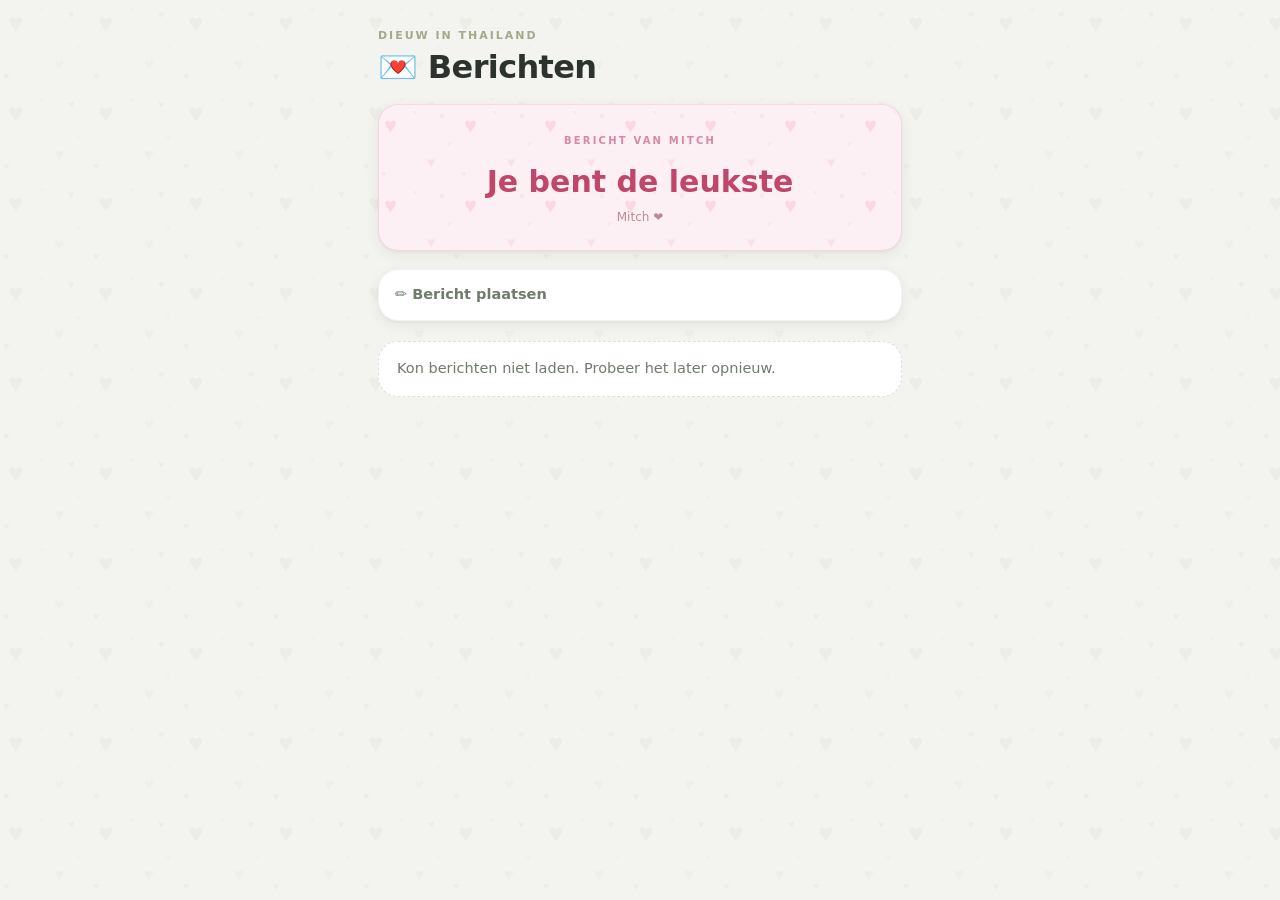
<file: berichten.html>
<!DOCTYPE html>
<html lang="nl">
<head>
  <meta charset="UTF-8" />
  <link rel="icon" href="data:image/svg+xml,<svg xmlns='http://www.w3.org/2000/svg' viewBox='0 0 100 100'><text y='.9em' font-size='90'>💌</text></svg>">
  <meta name="viewport" content="width=device-width, initial-scale=1" />
  <meta name="robots" content="noindex" />
  <title>Berichten — Dieuw in Thailand</title>
  <link rel="stylesheet" href="css/style.css?v=20260806c" />
  <style>
    .berichten-lijst {
      display: flex;
      flex-direction: column;
      gap: 12px;
      margin-top: 18px;
    }

    .bericht-kaart {
      background: var(--kaart);
      border: 1px solid var(--lijn);
      border-radius: var(--radius);
      box-shadow: var(--schaduw);
      padding: 16px;
      position: relative;
    }

    .bericht-meta {
      display: flex;
      align-items: center;
      gap: 8px;
      margin-bottom: 10px;
    }

    .bericht-naam {
      font-size: 12px;
      font-weight: 700;
      color: var(--moonstone);
      letter-spacing: 0.05em;
    }

    .bericht-datum {
      font-size: 11px;
      color: var(--inkt-zacht);
      margin-left: auto;
      flex-shrink: 0;
    }

    .bericht-verwijder {
      background: none;
      border: none;
      cursor: pointer;
      font-size: 14px;
      color: var(--inkt-zacht);
      padding: 2px 4px;
      border-radius: 4px;
      line-height: 1;
      opacity: 0.4;
      transition: opacity 0.15s, color 0.15s;
      flex-shrink: 0;
    }

    .bericht-verwijder:hover {
      opacity: 1;
      color: #a4432f;
    }

    .bericht-tekst {
      font-size: 15px;
      line-height: 1.65;
      color: var(--inkt);
      white-space: pre-wrap;
      margin: 0;
    }

    .bericht-foto {
      width: 100%;
      border-radius: 10px;
      display: block;
      margin-top: 12px;
    }

    .bericht-caption {
      font-size: 12px;
      color: var(--inkt-zacht);
      text-align: center;
      font-style: italic;
      margin-top: 6px;
    }

    .berichten-leeg {
      text-align: center;
      padding: 48px 0 32px;
      color: var(--inkt-zacht);
      font-size: 15px;
    }

    .berichten-leeg-emoji {
      font-size: 40px;
      display: block;
      margin-bottom: 10px;
    }

    .berichten-laden {
      text-align: center;
      padding: 40px 0;
      color: var(--inkt-zacht);
      font-size: 14px;
    }

    .plaatsen-sectie { margin-top: 18px; }

    .plaatsen-toggle {
      width: 100%;
      display: flex;
      align-items: center;
      gap: 10px;
      background: var(--kaart);
      border: 1px solid rgba(0, 0, 0, 0.05);
      border-radius: var(--radius);
      box-shadow: var(--schaduw);
      padding: 14px 16px;
      font: inherit;
      font-size: 14.5px;
      font-weight: 600;
      color: var(--moonstone);
      cursor: pointer;
      text-align: left;
      transition: box-shadow 0.15s, transform 0.15s;
    }

    .plaatsen-toggle:hover {
      box-shadow: var(--schaduw-hover);
      transform: translateY(-1px);
    }

    .plaatsen-paneel {
      background: var(--kaart);
      border: 1px solid var(--lijn);
      border-radius: var(--radius);
      box-shadow: var(--schaduw);
      display: flex;
      flex-direction: column;
      gap: 12px;
      max-height: 0;
      overflow: hidden;
      padding: 0 16px;
      transition: max-height 0.38s cubic-bezier(.4,0,.2,1), padding 0.38s ease, opacity 0.25s ease;
      opacity: 0;
      pointer-events: none;
    }

    .plaatsen-paneel--open {
      max-height: 600px;
      padding: 16px;
      opacity: 1;
      pointer-events: auto;
    }

    .plaatsen-label {
      font-size: 11px;
      font-weight: 700;
      letter-spacing: 0.12em;
      text-transform: uppercase;
      color: var(--inkt-zacht);
      display: grid;
      gap: 6px;
    }

    .plaatsen-input,
    .plaatsen-textarea {
      font: inherit;
      font-size: 15px;
      border: 1.5px solid var(--lijn);
      border-radius: 10px;
      padding: 10px 12px;
      width: 100%;
      background: var(--papier);
      color: var(--inkt);
      box-sizing: border-box;
    }

    .plaatsen-textarea { min-height: 90px; resize: vertical; }

    .plaatsen-input:focus,
    .plaatsen-textarea:focus {
      outline: 2px solid var(--moonstone);
      outline-offset: 1px;
      border-color: var(--moonstone);
    }

    .plaatsen-rij { display: flex; gap: 8px; }
    .plaatsen-rij .knop { flex: 1; text-align: center; }

    .dagbericht {
      background-color: #fdf0f4;
      background-image: url("data:image/svg+xml,<svg xmlns='http://www.w3.org/2000/svg' width='80' height='80'><text x='5'  y='28' font-size='22' fill='%23f4a8be' opacity='0.35'>♥</text><text x='48' y='62' font-size='14' fill='%23f4a8be' opacity='0.25'>♥</text><text x='2'  y='72' font-size='9'  fill='%23f0b8cc' opacity='0.22'>♥</text><text x='60' y='14' font-size='9'  fill='%23f0b8cc' opacity='0.22'>♥</text><text x='34' y='10' font-size='7'  fill='%23f4a8be' opacity='0.18'>♥</text><text x='68' y='42' font-size='7'  fill='%23f4a8be' opacity='0.18'>♥</text></svg>");
      background-repeat: repeat;
      border: 1px solid rgba(216, 100, 130, 0.18);
      border-radius: var(--radius);
      padding: 28px 22px 24px;
      margin-top: 18px;
      text-align: center;
      box-shadow: var(--schaduw);
      display: flex;
      flex-direction: column;
      align-items: center;
      gap: 8px;
    }

    .dagbericht-label {
      font-size: 10px;
      font-weight: 700;
      letter-spacing: 0.22em;
      text-transform: uppercase;
      color: #c0466a;
      opacity: 0.6;
    }

    .dagbericht-tekst {
      font-size: 30px;
      font-weight: 700;
      line-height: 1.2;
      color: #c0466a;
      margin: 0;
    }

    .dagbericht-van {
      font-size: 12px;
      color: #a06070;
      font-weight: 500;
    }

    .bericht-reacties {
      margin-top: 12px;
      padding-top: 10px;
      border-top: 1px solid var(--lijn);
      display: flex;
      gap: 4px;
      flex-wrap: wrap;
    }
  </style>
</head>
<body>
  <div class="wrap">
    <header class="site">
      <div class="eyebrow">DIEUW IN THAILAND</div>
      <h1>💌 Berichten</h1>
    </header>

    <div class="dagbericht" id="dagbericht"></div>

    <div class="plaatsen-sectie" id="plaatsen-sectie">
      <button class="plaatsen-toggle" id="plaatsen-toggle">✏️ Bericht plaatsen</button>
      <form class="plaatsen-paneel" id="post-form">
        <label class="plaatsen-label">Jouw naam
          <input class="plaatsen-input" type="text" id="pl-naam" placeholder="bijv. Mitch" required />
        </label>
        <label class="plaatsen-label">Bericht
          <textarea class="plaatsen-textarea" id="pl-noot" placeholder="Schrijf iets liefs…" required></textarea>
        </label>
        <div class="plaatsen-rij">
          <button class="knop knop--groen" type="submit" id="pl-verstuur">Versturen</button>
        </div>
        <div class="status" id="pl-status"></div>
      </form>
    </div>

    <div class="berichten-lijst" id="berichten-lijst">
      <div class="skel-kaart"><div class="skel-rij"></div><div class="skel-rij skel-rij--midden"></div><div class="skel-rij skel-rij--kort"></div></div>
      <div class="skel-kaart"><div class="skel-rij"></div><div class="skel-rij skel-rij--kort"></div></div>
    </div>
  </div>

  <script src="js/config.js"></script>
  <script src="js/nav.js?v=20260806c"></script>
  <script>
    const fmtDatum = new Intl.DateTimeFormat("nl-NL", {
      weekday: "long", day: "numeric", month: "long"
    });

    function escHtml(s) {
      return String(s)
        .replace(/&/g, "&amp;")
        .replace(/</g, "&lt;")
        .replace(/>/g, "&gt;")
        .replace(/"/g, "&quot;");
    }

    const EMOJIS = ["❤️", "😂", "🥺", "😍", "🔥"];
    const NAAM_KEY = "berichten-naam";
    let alleReacties = [];

    function mijnNaam() { return localStorage.getItem(NAAM_KEY); }
    function veiligNaam(s) { return String(s).slice(0, 40).replace(/[<>"&]/g, ""); }

    async function laadReacties() {
      try {
        const res = await fetch(
          SUPABASE_URL + "posts?kind=eq.reactie&select=id,naam,note,photo_url",
          { headers: { apikey: SUPABASE_ANON_KEY, Authorization: "Bearer " + SUPABASE_ANON_KEY } }
        );
        alleReacties = res.ok ? await res.json() : [];
      } catch { alleReacties = []; }
    }

    function renderReacties(berichtId) {
      const el = document.querySelector(`.bericht-reacties[data-id="${berichtId}"]`);
      if (!el) return;
      const mijn = mijnNaam();
      const rijen = alleReacties.filter(r => r.photo_url === String(berichtId));
      el.innerHTML = EMOJIS.map(emoji => {
        const groep = rijen.filter(r => r.note === emoji);
        const actief = mijn && groep.some(r => r.naam === mijn);
        const namen = groep.map(r => r.naam).join(", ");
        return `<button class="reactie-knop${actief ? " reactie-knop--actief" : ""}" data-emoji="${emoji}" data-id="${berichtId}"${namen ? ` title="${namen}"` : ""}>
          ${emoji}${groep.length ? ` <span class="reactie-tel">${groep.length}</span>` : ""}
        </button>`;
      }).join("");
      el.querySelectorAll(".reactie-knop").forEach(k => {
        k.addEventListener("click", () => toggleReactie(berichtId, k.dataset.emoji));
      });
    }

    async function toggleReactie(berichtId, emoji) {
      navigator.vibrate?.(8);
      let naam = mijnNaam();
      if (!naam) {
        naam = prompt("Wie ben jij? (jouw naam voor de reactie)");
        if (!naam || !naam.trim()) return;
        naam = veiligNaam(naam.trim());
        localStorage.setItem(NAAM_KEY, naam);
      }
      const bestaand = alleReacties.find(r =>
        r.photo_url === String(berichtId) && r.note === emoji && r.naam === naam
      );
      if (bestaand) {
        await fetch(SUPABASE_URL + "posts?id=eq." + bestaand.id, {
          method: "DELETE",
          headers: { apikey: SUPABASE_ANON_KEY, Authorization: "Bearer " + SUPABASE_ANON_KEY },
        });
        alleReacties = alleReacties.filter(r => r.id !== bestaand.id);
      } else {
        const res = await fetch(SUPABASE_URL + "posts", {
          method: "POST",
          headers: {
            apikey: SUPABASE_ANON_KEY, Authorization: "Bearer " + SUPABASE_ANON_KEY,
            "Content-Type": "application/json", Prefer: "return=representation",
          },
          body: JSON.stringify({ naam, note: emoji, kind: "reactie", photo_url: String(berichtId) }),
        });
        if (res.ok) {
          const data = await res.json();
          if (data?.[0]) alleReacties.push(data[0]);
        }
      }
      renderReacties(berichtId);
    }

    async function laadBerichten() {
      const lijst = document.getElementById("berichten-lijst");
      try {
        const [res] = await Promise.all([
          fetch(
            SUPABASE_URL + "posts?order=created_at.desc&select=*&kind=in.(thuis,reis)",
            { headers: { apikey: SUPABASE_ANON_KEY, Authorization: "Bearer " + SUPABASE_ANON_KEY } }
          ),
          laadReacties(),
        ]);
        const berichten = await res.json();

        if (!berichten.length) {
          lijst.innerHTML = `
            <div class="berichten-leeg">
              <span class="berichten-leeg-emoji">💬</span>
              Nog geen berichten
            </div>`;
          return;
        }

        lijst.innerHTML = "";
        for (const b of berichten) {
          const kaart = document.createElement("div");
          kaart.className = "bericht-kaart";
          kaart.dataset.id = b.id;

          let html = `
            <div class="bericht-meta">
              <span class="bericht-naam">${escHtml(b.naam || "Anoniem")}</span>
              <span class="bericht-datum">${fmtDatum.format(new Date(b.created_at))}</span>
              <button class="bericht-verwijder" title="Verwijderen">🗑</button>
            </div>`;

          if (b.note) html += `<p class="bericht-tekst">${escHtml(b.note)}</p>`;
          if (b.photo_url) html += `<img class="bericht-foto" src="${escHtml(b.photo_url)}" alt="${escHtml(b.photo_caption || "")}" loading="lazy">`;
          if (b.photo_caption) html += `<div class="bericht-caption">${escHtml(b.photo_caption)}</div>`;

          html += `<div class="bericht-reacties" data-id="${b.id}"></div>`;

          kaart.innerHTML = html;
          kaart.querySelector(".bericht-verwijder").addEventListener("click", () => verwijder(b.id, kaart));

          lijst.appendChild(kaart);
          renderReacties(b.id);
        }
      } catch (e) {
        lijst.innerHTML = `<div class="leeg">Kon berichten niet laden. Probeer het later opnieuw.</div>`;
      }
    }

    async function verwijder(id, kaart) {
      if (!confirm("Bericht verwijderen?")) return;
      try {
        const res = await fetch(SUPABASE_URL + "posts?id=eq." + id, {
          method: "DELETE",
          headers: {
            apikey: SUPABASE_ANON_KEY,
            Authorization: "Bearer " + SUPABASE_ANON_KEY,
          },
        });
        if (!res.ok) throw new Error("status " + res.status);
        kaart.remove();
      } catch (e) {
        alert("Verwijderen mislukt: " + e.message);
      }
    }

    document.getElementById("plaatsen-toggle").addEventListener("click", () => {
      document.getElementById("post-form").classList.toggle("plaatsen-paneel--open");
    });

    document.getElementById("post-form").addEventListener("submit", async (e) => {
      e.preventDefault();
      const knop = document.getElementById("pl-verstuur");
      const status = document.getElementById("pl-status");
      knop.disabled = true;
      status.textContent = "Bezig…";
      status.className = "status";

      try {
        const naam = document.getElementById("pl-naam").value.trim();
        const noot = document.getElementById("pl-noot").value.trim();
        if (naam) localStorage.setItem(NAAM_KEY, veiligNaam(naam));

        const res = await fetch(SUPABASE_URL + "posts", {
          method: "POST",
          headers: {
            apikey: SUPABASE_ANON_KEY,
            Authorization: "Bearer " + SUPABASE_ANON_KEY,
            "Content-Type": "application/json",
            Prefer: "return=minimal",
          },
          body: JSON.stringify({ naam, note: noot, kind: "thuis" }),
        });

        if (!res.ok) throw new Error("status " + res.status);

        status.textContent = "Verstuurd! ❤️";
        status.className = "status status--ok";
        document.getElementById("post-form").reset();
        await laadBerichten();
      } catch (err) {
        status.textContent = "Mislukt: " + err.message;
        status.className = "status status--fout";
      } finally {
        knop.disabled = false;
      }
    });

    const DAGBERICHTEN = [
      "Je bent mooi",
      "Je bent knap",
      "Je bent geweldig",
      "Je lacht het mooiste",
      "Je bent zo sterk",
      "Je bent bijzonder",
      "Je maakt me blij",
      "Je bent uniek",
      "Je doet het geweldig",
      "Je bent een schat",
      "Dieuw mijn doedje",
      "Je bent zo lief",
      "Ik ben trots op jou",
      "Je bent prachtig",
      "Je bent mijn prinsesje",
      "Je bent onvervangbaar",
      "Ik wil je knuffelen",
      "Je bent speciaal dieuw!",
      "Je bent de leukste",
      "Je straalt",
    ];

    function toonDagbericht() {
      const el = document.getElementById("dagbericht");
      if (!el) return;
      const nu = new Date();
      const dagVanHetJaar = Math.floor((nu - new Date(nu.getFullYear(), 0, 0)) / 86400000);
      const bericht = DAGBERICHTEN[dagVanHetJaar % DAGBERICHTEN.length];
      el.innerHTML = `
        <div class="dagbericht-label">Bericht van Mitch</div>
        <p class="dagbericht-tekst">${bericht}</p>
        <div class="dagbericht-van">Mitch ❤️</div>`;
    }

    const opgeslagenNaam = mijnNaam();
    if (opgeslagenNaam) document.getElementById("pl-naam").value = opgeslagenNaam;

    toonDagbericht();
    laadBerichten();
  </script>
</body>
</html>
</file>
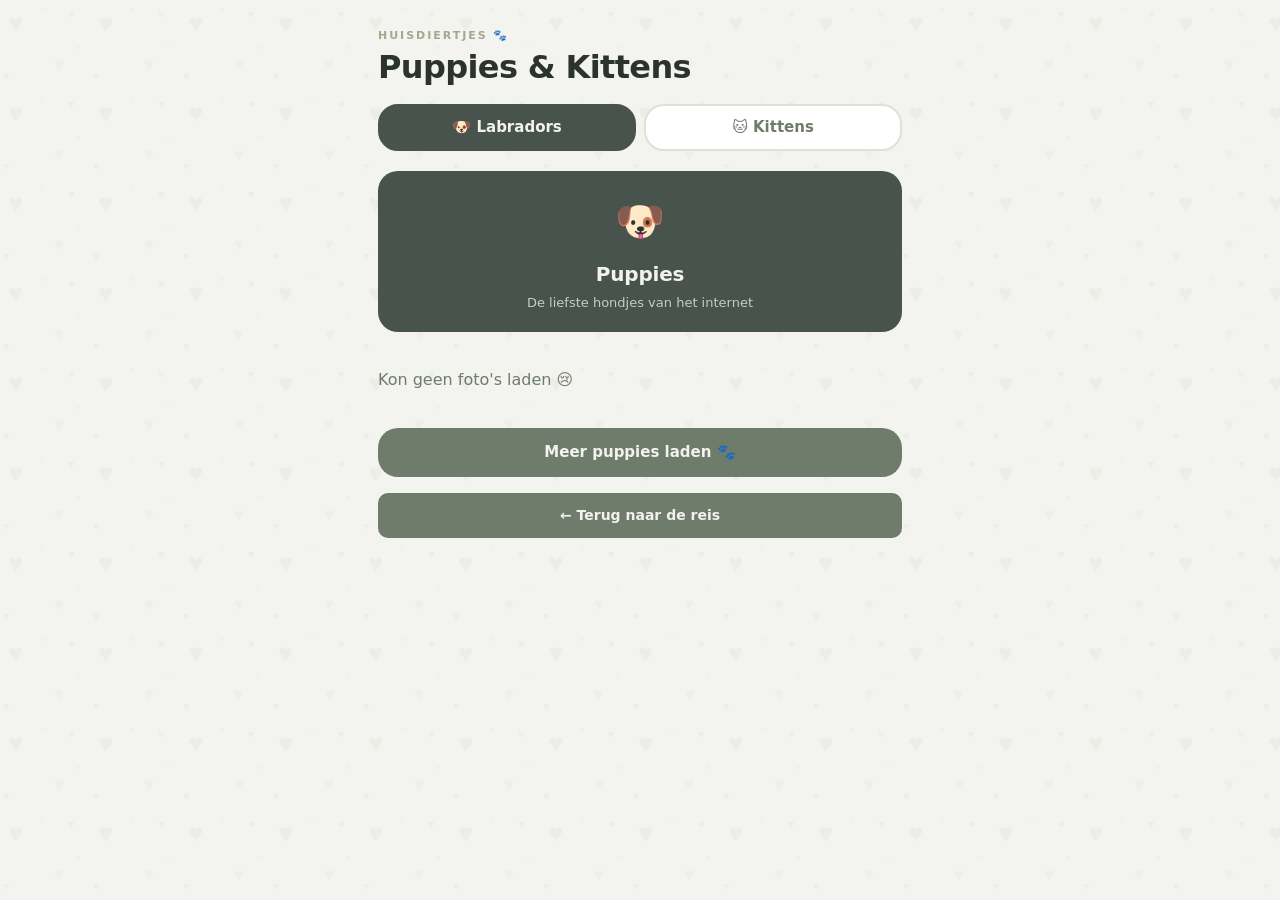
<file: huisdiertjes.html>
<!DOCTYPE html>
<html lang="nl">
<head>
  <meta charset="UTF-8" />
  <link rel="icon" href="data:image/svg+xml,<svg xmlns='http://www.w3.org/2000/svg' viewBox='0 0 100 100'><text y='.9em' font-size='90'>❤️</text></svg>">
  <meta name="viewport" content="width=device-width, initial-scale=1" />
  <meta name="robots" content="noindex" />
  <title>Huisdiertjes — Dieuw in Thailand</title>
  <link rel="stylesheet" href="css/style.css?v=20260806c" />
  <style>
    .dieren-tabs {
      display: flex;
      gap: 8px;
      margin-bottom: 20px;
    }

    .dieren-tab {
      flex: 1;
      padding: 10px;
      border: 2px solid var(--lijn);
      background: var(--kaart);
      border-radius: var(--radius);
      font: inherit;
      font-size: 15px;
      font-weight: 600;
      color: var(--inkt-zacht);
      cursor: pointer;
      transition: all 0.15s;
      text-align: center;
    }

    .dieren-tab--actief {
      border-color: var(--blackhills);
      background: var(--blackhills);
      color: #f2f3ee;
    }

    .dieren-grid {
      display: grid;
      grid-template-columns: 1fr 1fr;
      gap: 10px;
      margin-bottom: 20px;
    }

    .dieren-foto {
      border-radius: var(--radius);
      overflow: hidden;
      aspect-ratio: 1;
      background: var(--lijn);
      position: relative;
    }

    .dieren-foto img {
      width: 100%;
      height: 100%;
      object-fit: cover;
      display: block;
      transition: transform 0.2s;
    }

    .dieren-foto img:hover {
      transform: scale(1.04);
    }

    .dieren-foto--groot {
      grid-column: span 2;
      aspect-ratio: 16/9;
    }

    .dieren-laaien {
      display: flex;
      align-items: center;
      justify-content: center;
      height: 100%;
      font-size: 28px;
      position: absolute;
      inset: 0;
    }

    .dieren-sectie { display: none; }
    .dieren-sectie--actief { display: block; }

    .dieren-hero {
      background: var(--blackhills);
      color: #f2f3ee;
      border-radius: var(--radius);
      padding: 20px;
      margin-bottom: 20px;
      text-align: center;
    }

    .dieren-hero-emoji { font-size: 40px; margin-bottom: 8px; }
    .dieren-hero h2 { margin: 0 0 4px; font-size: 20px; }
    .dieren-hero p { margin: 0; font-size: 13px; opacity: 0.75; }

    .meer-knop {
      display: block;
      width: 100%;
      padding: 13px;
      background: var(--moonstone);
      color: #f2f3ee;
      border: none;
      border-radius: var(--radius);
      font: inherit;
      font-size: 15px;
      font-weight: 600;
      cursor: pointer;
      margin-bottom: 16px;
      transition: opacity 0.15s;
    }

    .meer-knop:hover { opacity: 0.85; }
    .meer-knop:disabled { opacity: 0.4; cursor: default; }
  </style>
</head>
<body>
  <div class="wrap">
    <header class="site">
      <div class="eyebrow">HUISDIERTJES 🐾</div>
      <h1>Puppies & Kittens</h1>
    </header>

    <main>

      <div class="dieren-tabs">
        <button class="dieren-tab dieren-tab--actief" data-tab="puppies">🐶 Labradors</button>
        <button class="dieren-tab" data-tab="kittens">🐱 Kittens</button>
      </div>

      <div id="sectie-puppies" class="dieren-sectie dieren-sectie--actief">
        <div class="dieren-hero">
          <div class="dieren-hero-emoji">🐶</div>
          <h2>Puppies</h2>
          <p>De liefste hondjes van het internet</p>
        </div>
        <div id="grid-puppies" class="dieren-grid"></div>
        <button class="meer-knop" id="meer-puppies">Meer puppies laden 🐾</button>
      </div>

      <div id="sectie-kittens" class="dieren-sectie">
        <div class="dieren-hero">
          <div class="dieren-hero-emoji">🐱</div>
          <h2>Schattige Kittens</h2>
          <p>Fluffige vriendjes voor een slechte dag</p>
        </div>
        <div id="grid-kittens" class="dieren-grid"></div>
        <button class="meer-knop" id="meer-kittens">Meer kittens laden 🐾</button>
      </div>

      <a href="index.html" class="knop knop--groen" style="display:block;text-align:center;margin-top:8px;">
        ← Terug naar de reis
      </a>

    </main>
  </div>

  <script src="js/config.js"></script>
  <script src="js/kandidaten.js"></script>
  <script src="js/nav.js?v=20260806c"></script>
  <script>
    const tabs = document.querySelectorAll(".dieren-tab");
    tabs.forEach(tab => {
      tab.addEventListener("click", () => {
        tabs.forEach(t => t.classList.remove("dieren-tab--actief"));
        tab.classList.add("dieren-tab--actief");
        document.querySelectorAll(".dieren-sectie").forEach(s => s.classList.remove("dieren-sectie--actief"));
        document.getElementById("sectie-" + tab.dataset.tab).classList.add("dieren-sectie--actief");
      });
    });

    function maakFotoEl(src, groot) {
      const div = document.createElement("div");
      div.className = "dieren-foto" + (groot ? " dieren-foto--groot" : "");
      div.innerHTML = `<div class="dieren-laaien">⏳</div>`;
      const img = document.createElement("img");
      img.src = src;
      img.loading = "lazy";
      img.alt = "";
      img.onload = () => div.querySelector(".dieren-laaien").remove();
      img.onerror = () => { div.querySelector(".dieren-laaien").textContent = "😢"; };
      div.appendChild(img);
      return div;
    }

    async function laadPuppies() {
      const knop = document.getElementById("meer-puppies");
      knop.disabled = true;
      knop.textContent = "Laden…";
      try {
        const res = await fetch("https://dog.ceo/api/breed/labrador/images/random/10");
        const data = await res.json();
        const grid = document.getElementById("grid-puppies");
        data.message.forEach((url, i) => {
          grid.appendChild(maakFotoEl(url, i === 0));
        });
      } catch {
        document.getElementById("grid-puppies").insertAdjacentHTML("beforeend",
          `<p style="color:var(--inkt-zacht);grid-column:span 2">Kon geen foto's laden 😢</p>`);
      }
      knop.disabled = false;
      knop.textContent = "Meer puppies laden 🐾";
    }

    async function laadKittens() {
      const knop = document.getElementById("meer-kittens");
      knop.disabled = true;
      knop.textContent = "Laden…";
      try {
        const res = await fetch("https://api.thecatapi.com/v1/images/search?limit=10&mime_types=jpg,png");
        const data = await res.json();
        const grid = document.getElementById("grid-kittens");
        data.forEach((item, i) => {
          grid.appendChild(maakFotoEl(item.url, i === 0));
        });
      } catch {
        document.getElementById("grid-kittens").insertAdjacentHTML("beforeend",
          `<p style="color:var(--inkt-zacht);grid-column:span 2">Kon geen foto's laden 😢</p>`);
      }
      knop.disabled = false;
      knop.textContent = "Meer kittens laden 🐾";
    }

    document.getElementById("meer-puppies").addEventListener("click", laadPuppies);
    document.getElementById("meer-kittens").addEventListener("click", laadKittens);

    laadPuppies();
    laadKittens();
  </script>
</body>
</html>
</file>
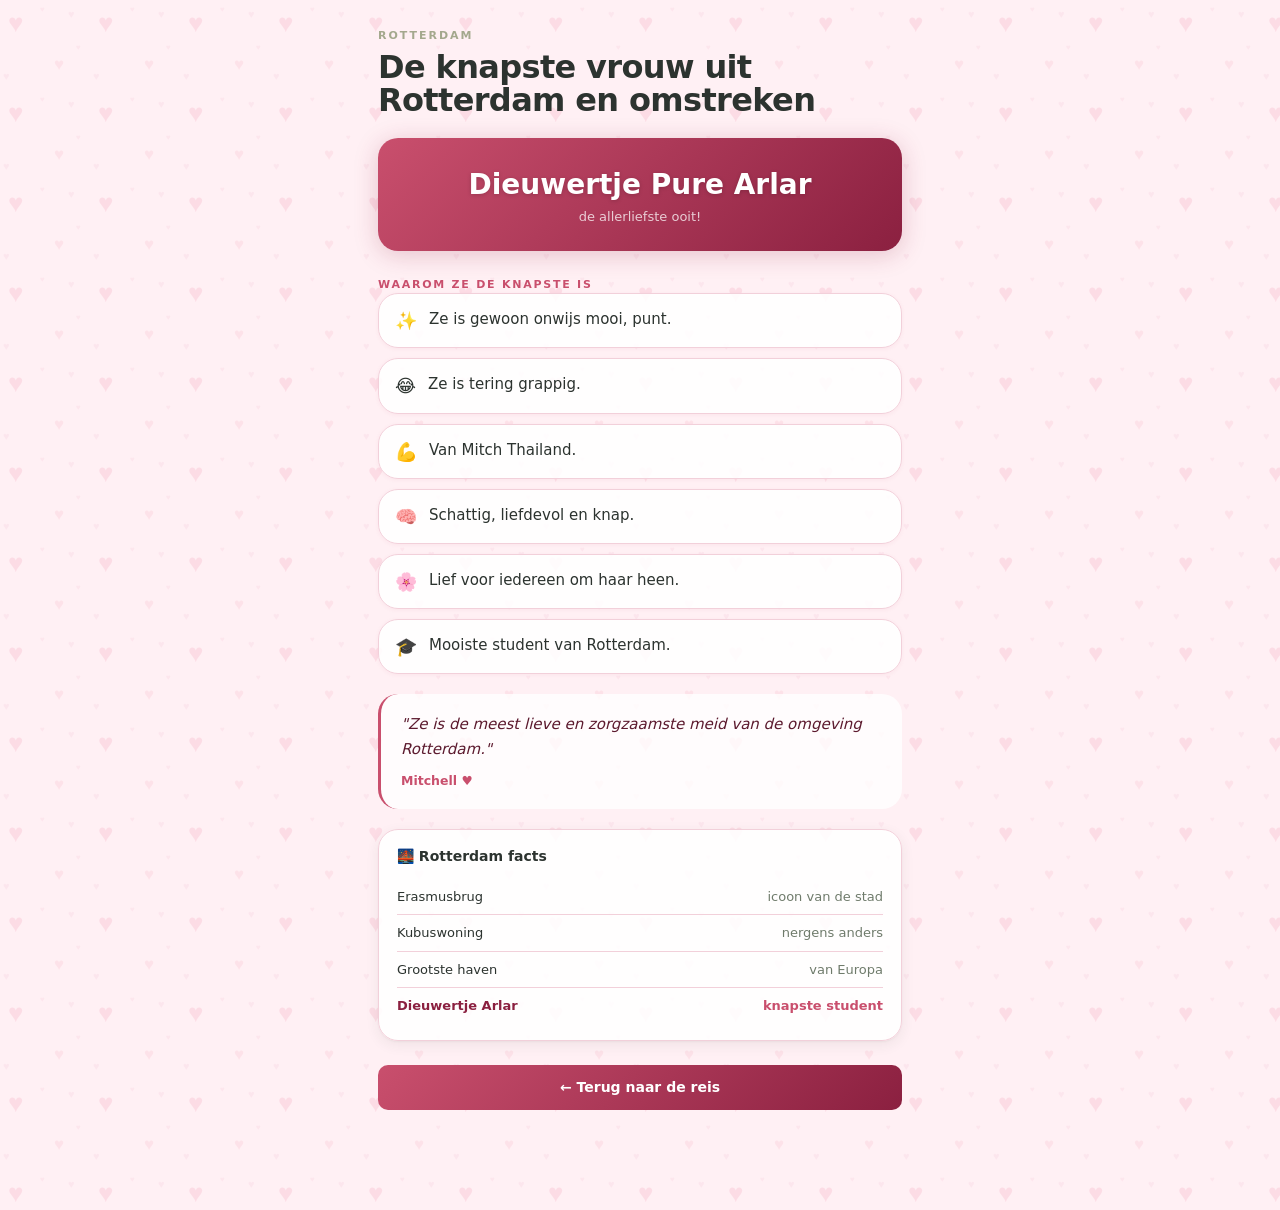
<file: rotterdam.html>
<!DOCTYPE html>
<html lang="nl">
<head>
  <meta charset="UTF-8" />
  <link rel="icon" href="data:image/svg+xml,<svg xmlns='http://www.w3.org/2000/svg' viewBox='0 0 100 100'><text y='.9em' font-size='90'>❤️</text></svg>">
  <meta name="viewport" content="width=device-width, initial-scale=1" />
  <meta name="robots" content="noindex" />
  <title>De knapste vrouw uit Rotterdam — Dieuw in Thailand</title>
  <link rel="stylesheet" href="css/style.css?v=20260806c" />
  <style>
    /* ── Rotterdam pagina: romantisch palet ─────────────────── */
    body.rtd-pagina {
      background-color: #fff0f4;
      background-image: url("data:image/svg+xml,<svg xmlns='http://www.w3.org/2000/svg' width='90' height='90'><text x='8'  y='32' font-size='26' fill='%23f4a8be' opacity='0.28'>♥</text><text x='54' y='70' font-size='17' fill='%23f4a8be' opacity='0.20'>♥</text><text x='3'  y='80' font-size='11' fill='%23f0b8cc' opacity='0.18'>♥</text><text x='68' y='18' font-size='11' fill='%23f0b8cc' opacity='0.18'>♥</text><text x='40' y='12' font-size='8'  fill='%23f4a8be' opacity='0.14'>♥</text><text x='76' y='50' font-size='8'  fill='%23f4a8be' opacity='0.14'>♥</text></svg>");
      background-repeat: repeat;
    }

    .rtd-pagina .wrap {
      /* licht roze waas over de kaart-achtergronden */
      --kaart: #fffcfd;
      --papier: #fff0f4;
      --lijn: #f2d0da;
      --accent-zacht: #fde8ef;
    }

    /* Hero ─────────────────────────────────────────────────── */
    .rtd-pagina .rtd-hero {
      background: linear-gradient(135deg, #c94f6d 0%, #8b2040 100%);
      box-shadow: 0 4px 24px rgba(140, 32, 64, 0.22);
    }

    .rtd-pagina .rtd-naam {
      font-size: 28px;
      text-shadow: 0 1px 4px rgba(0,0,0,0.18);
    }

    /* Stats ────────────────────────────────────────────────── */
    .rtd-pagina .ps-stat {
      background: rgba(255,255,255,0.88);
      border-color: #f2d0da;
    }

    .rtd-pagina .ps-stat-waarde { color: #8b2040; }

    /* Sectie-titels ────────────────────────────────────────── */
    .rtd-pagina .sectie-titel { color: #c94f6d; }

    /* Waarom-lijst ─────────────────────────────────────────── */
    .rtd-pagina .rtd-item {
      background: rgba(255,255,255,0.88);
      border: 1px solid #f2d0da;
      border-radius: var(--radius);
      box-shadow: 0 1px 4px rgba(180,50,80,0.06);
    }

    /* Citaat-kaart ─────────────────────────────────────────── */
    .rtd-pagina .rtd-kaart {
      background: rgba(255,255,255,0.78);
      border-left-color: #c94f6d;
      border-radius: var(--radius);
    }

    .rtd-pagina .rtd-kaart-tekst {
      color: #5c1a2e;
      font-size: 15px;
    }

    .rtd-pagina .rtd-kaart-naam { color: #c94f6d; font-weight: 600; }

    /* Rotterdam facts ───────────────────────────────────────── */
    .rtd-pagina .rtd-rotterdam {
      background: rgba(255,255,255,0.88);
      border: 1px solid #f2d0da;
    }

    .rtd-pagina .rtd-feit { border-bottom-color: #f2d0da; }

    .rtd-pagina .rtd-feit--highlight span:first-child { color: #8b2040; }
    .rtd-pagina .rtd-feit--highlight span:last-child  { color: #c94f6d; }

    /* Terug knop ───────────────────────────────────────────── */
    .rtd-pagina .knop--rtd {
      background: linear-gradient(135deg, #c94f6d, #8b2040);
      color: #fff;
    }

    /* Grote hartjes decoratie boven de hero ─────────────────── */
    .rtd-hartjes {
      text-align: center;
      font-size: 28px;
      letter-spacing: 8px;
      margin-bottom: 10px;
      opacity: 0.75;
      animation: rtd-klop 1.6s ease-in-out infinite;
    }

    @keyframes rtd-klop {
      0%, 100% { transform: scale(1); }
      50%       { transform: scale(1.12); }
    }
  </style>
</head>
<body class="rtd-pagina">
  <div class="wrap">
    <header class="site">
      <div class="eyebrow">ROTTERDAM</div>
      <h1>De knapste vrouw uit Rotterdam en omstreken</h1>
    </header>

    <main>

      <div class="rtd-hero">
        <div class="rtd-naam">Dieuwertje Pure Arlar</div>
        <div class="rtd-sub">de allerliefste ooit!</div>
      </div>

      <h2 class="sectie-titel">Waarom ze de knapste is</h2>
      <div class="rtd-lijst">
        <div class="rtd-item">
          <span class="rtd-item-icon">✨</span>
          <span>Ze is gewoon onwijs mooi, punt.</span>
        </div>
        <div class="rtd-item">
          <span class="rtd-item-icon">😂</span>
          <span>Ze is tering grappig.</span>
        </div>
        <div class="rtd-item">
          <span class="rtd-item-icon">💪</span>
          <span>Van Mitch Thailand.</span>
        </div>
        <div class="rtd-item">
          <span class="rtd-item-icon">🧠</span>
          <span>Schattig, liefdevol en knap.</span>
        </div>
        <div class="rtd-item">
          <span class="rtd-item-icon">🌸</span>
          <span>Lief voor iedereen om haar heen.</span>
        </div>
        <div class="rtd-item">
          <span class="rtd-item-icon">🎓</span>
          <span>Mooiste student van Rotterdam.</span>
        </div>
      </div>

      <div class="rtd-kaart">
        <div class="rtd-kaart-tekst">
          "Ze is de meest lieve en zorgzaamste meid van de omgeving Rotterdam."
        </div>
        <div class="rtd-kaart-naam">Mitchell ♥</div>
      </div>

      <div class="rtd-rotterdam">
        <div class="rtd-rotterdam-titel">🌉 Rotterdam facts</div>
        <div class="rtd-feit"><span>Erasmusbrug</span><span>icoon van de stad</span></div>
        <div class="rtd-feit"><span>Kubuswoning</span><span>nergens anders</span></div>
        <div class="rtd-feit"><span>Grootste haven</span><span>van Europa</span></div>
        <div class="rtd-feit rtd-feit--highlight"><span>Dieuwertje Arlar</span><span>knapste student</span></div>
      </div>

      <a href="index.html" class="knop knop--rtd" style="display:block;text-align:center;margin-top:24px;">
        ← Terug naar de reis
      </a>

    </main>
  </div>

  <script src="js/config.js"></script>
  <script src="js/kandidaten.js"></script>
  <script src="js/nav.js?v=20260806c"></script>
</body>
</html>
</file>
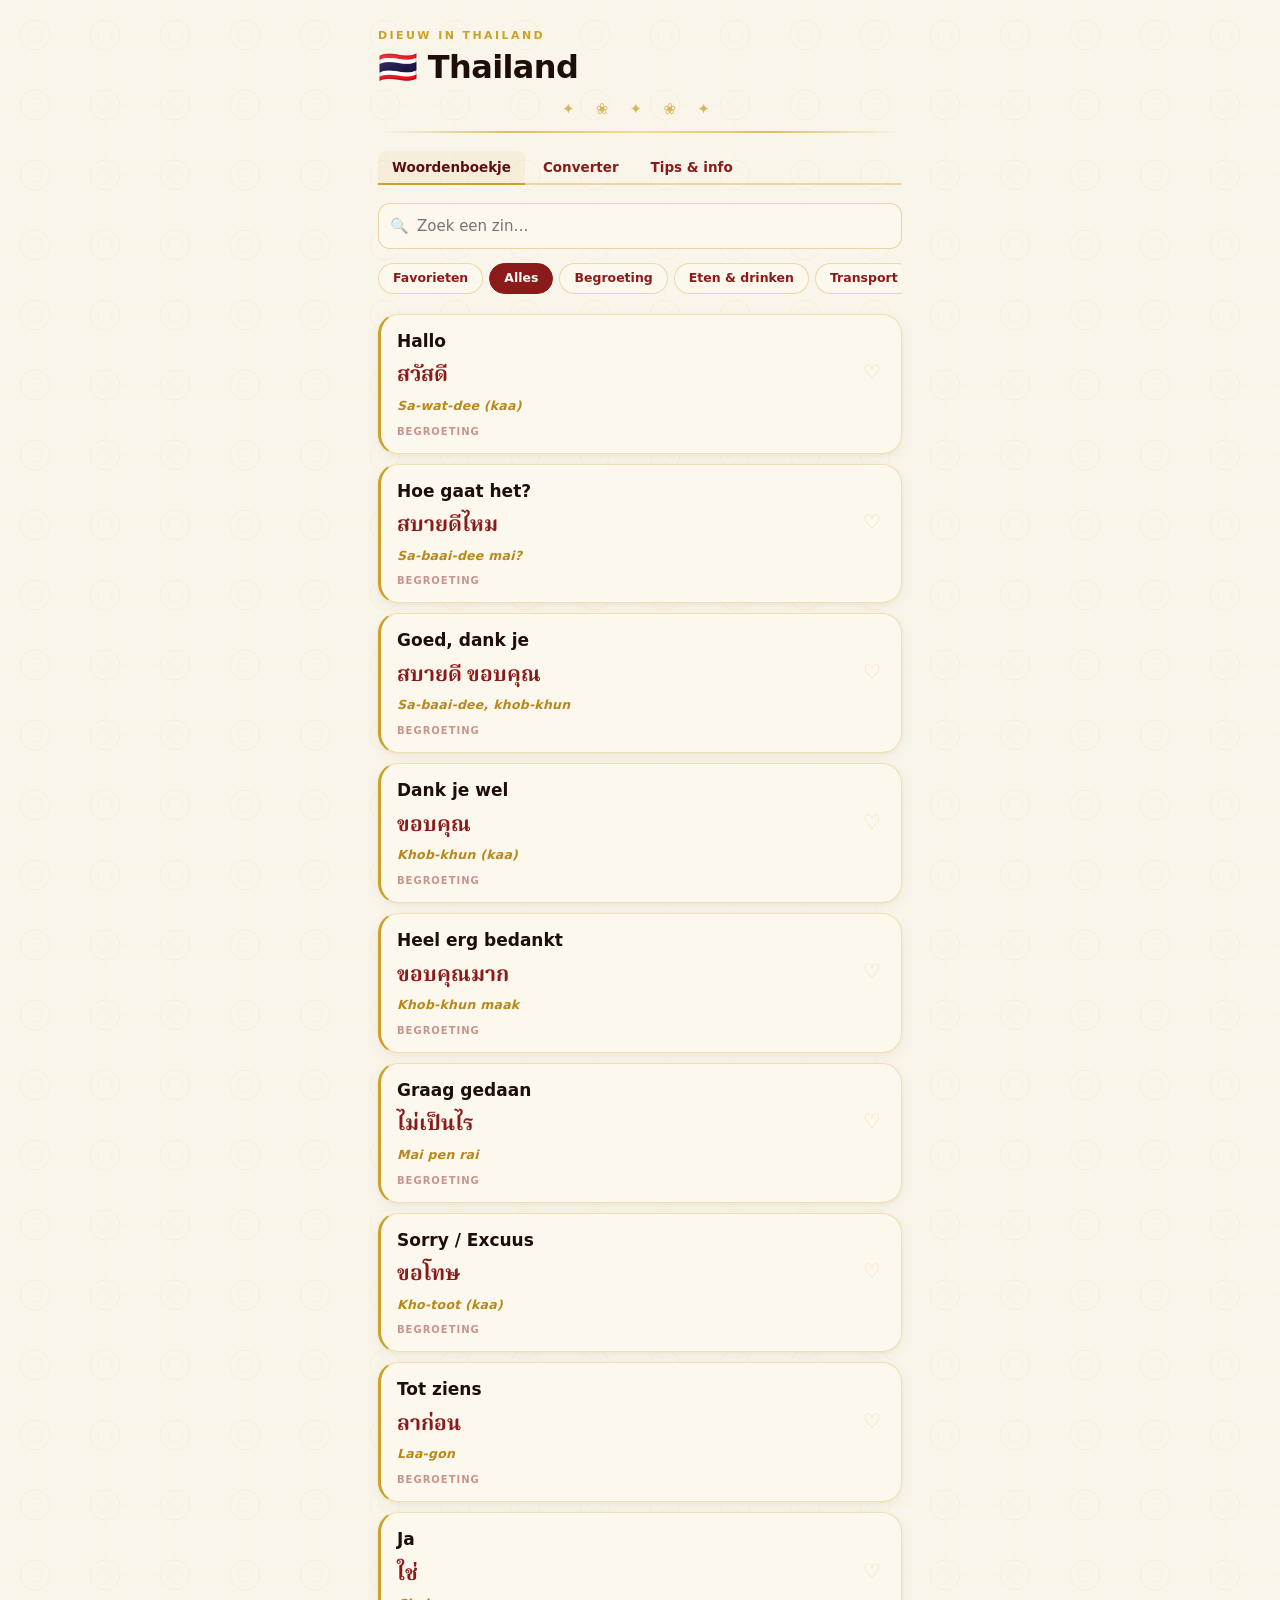
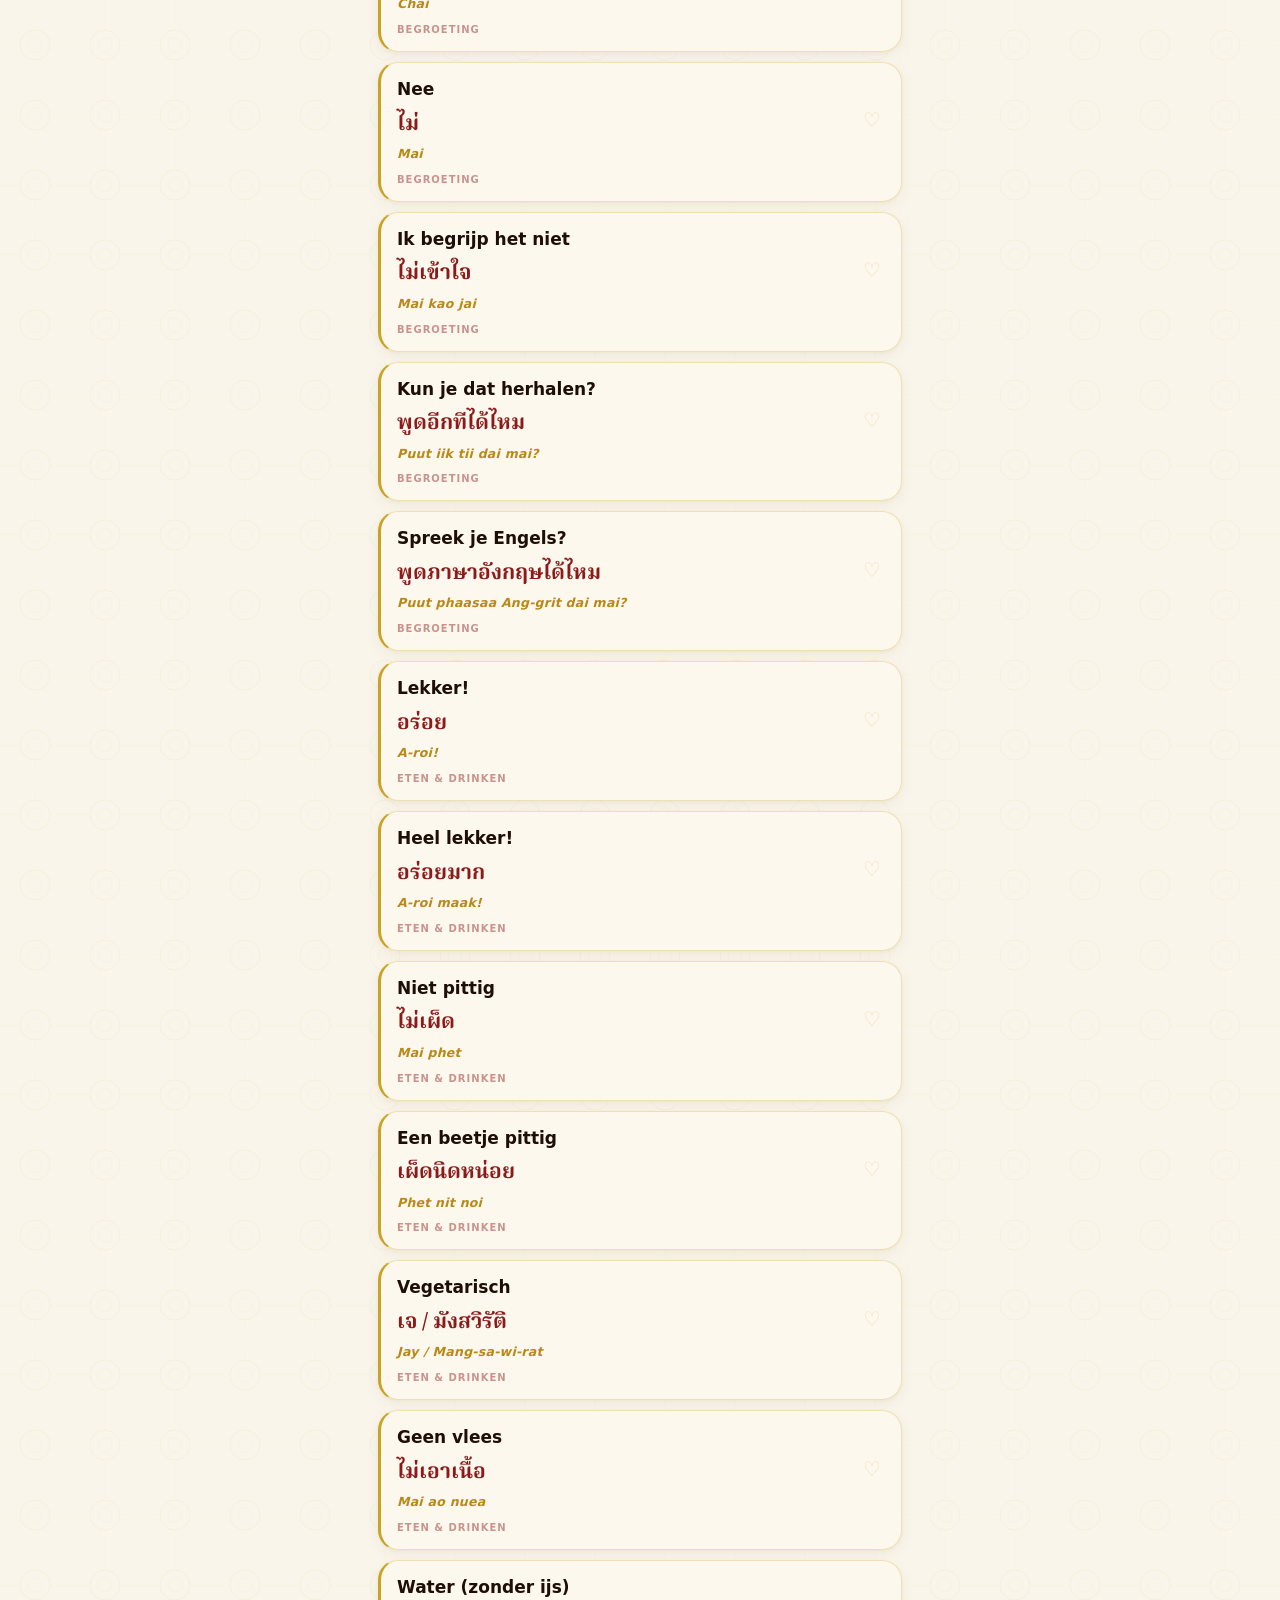
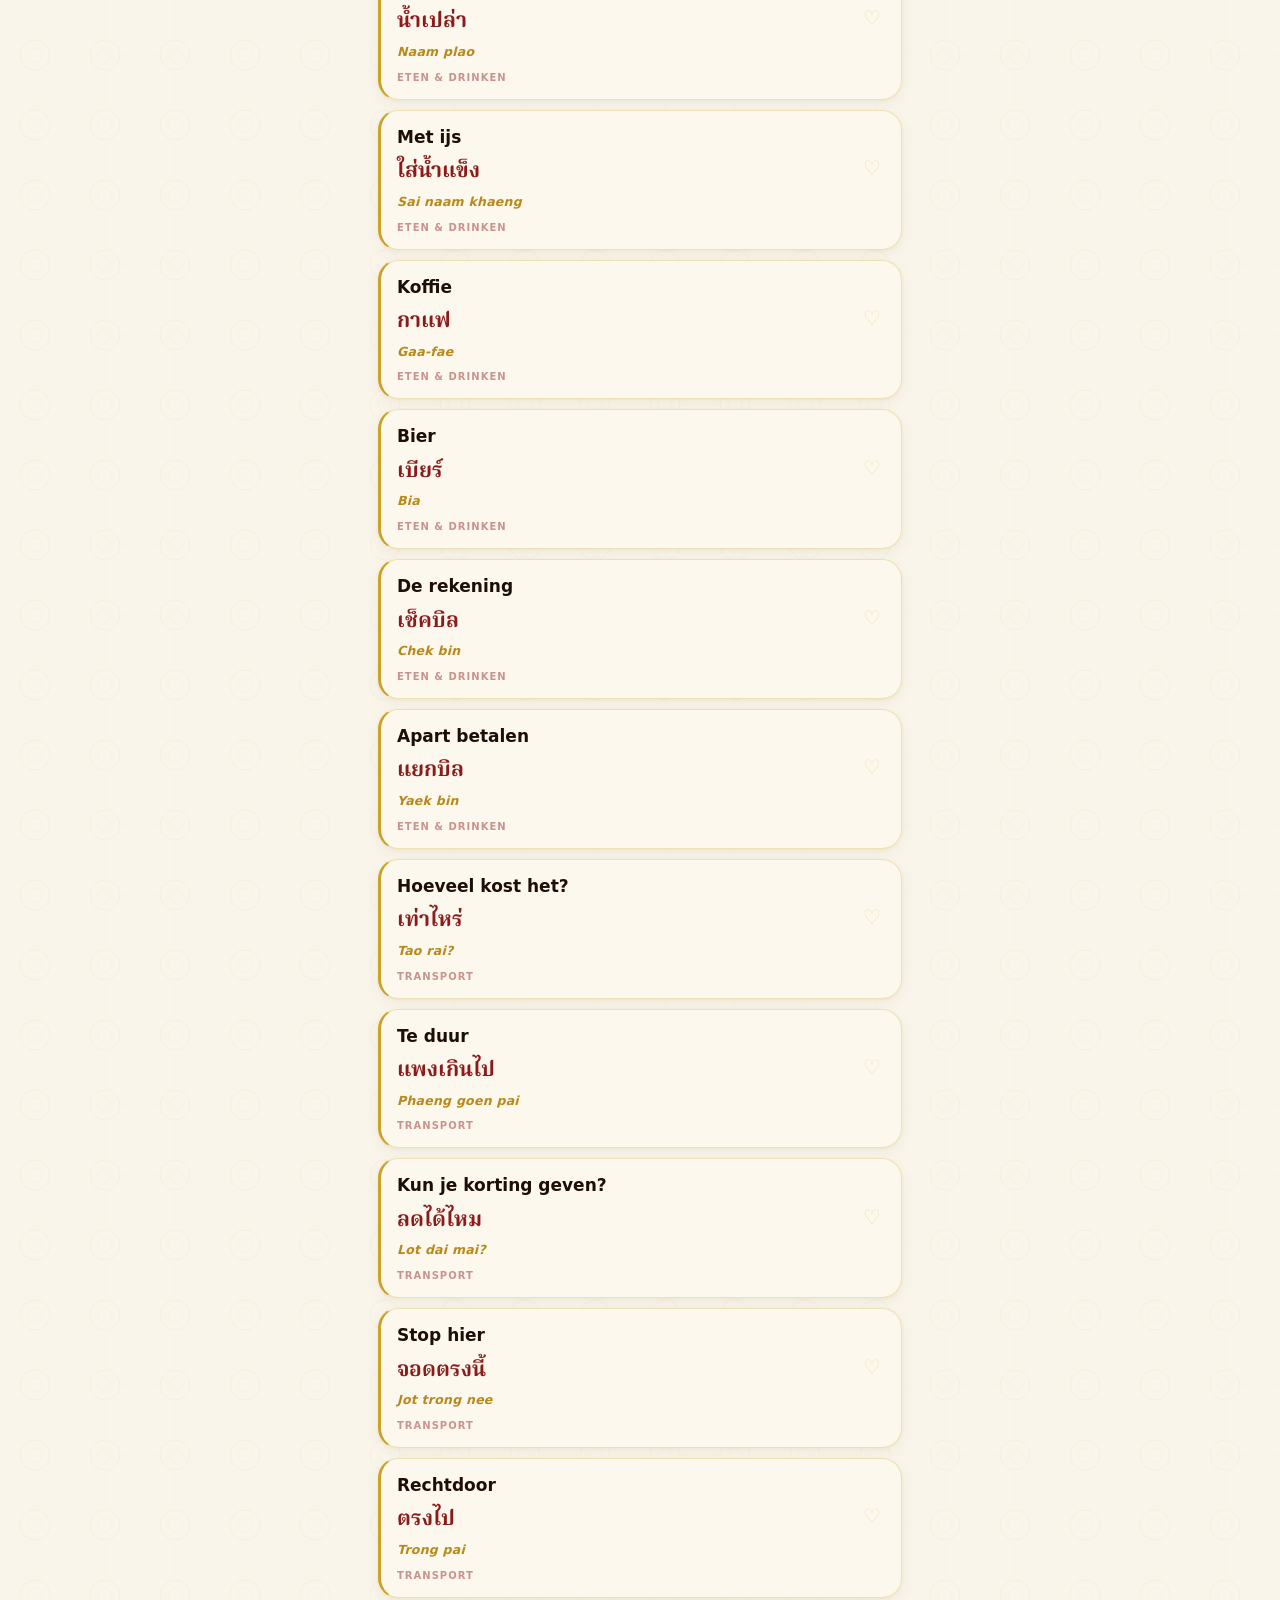
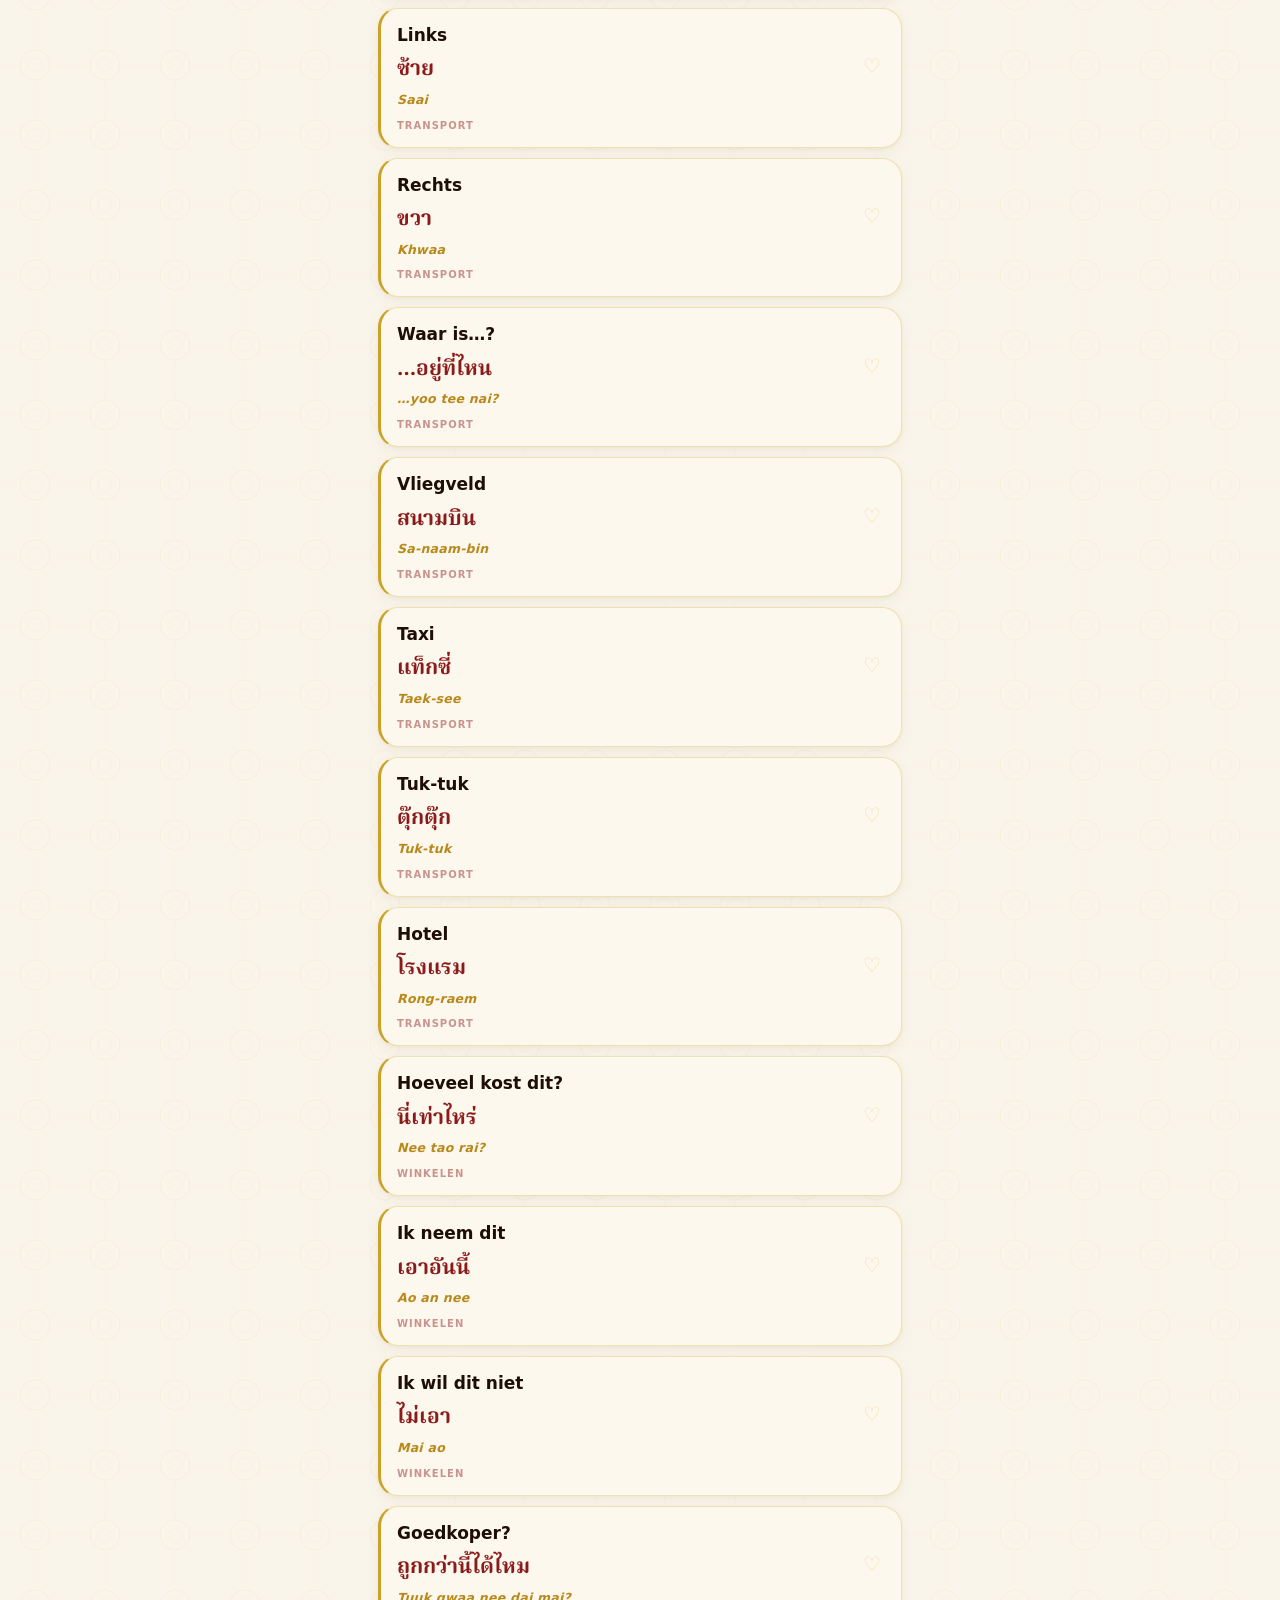
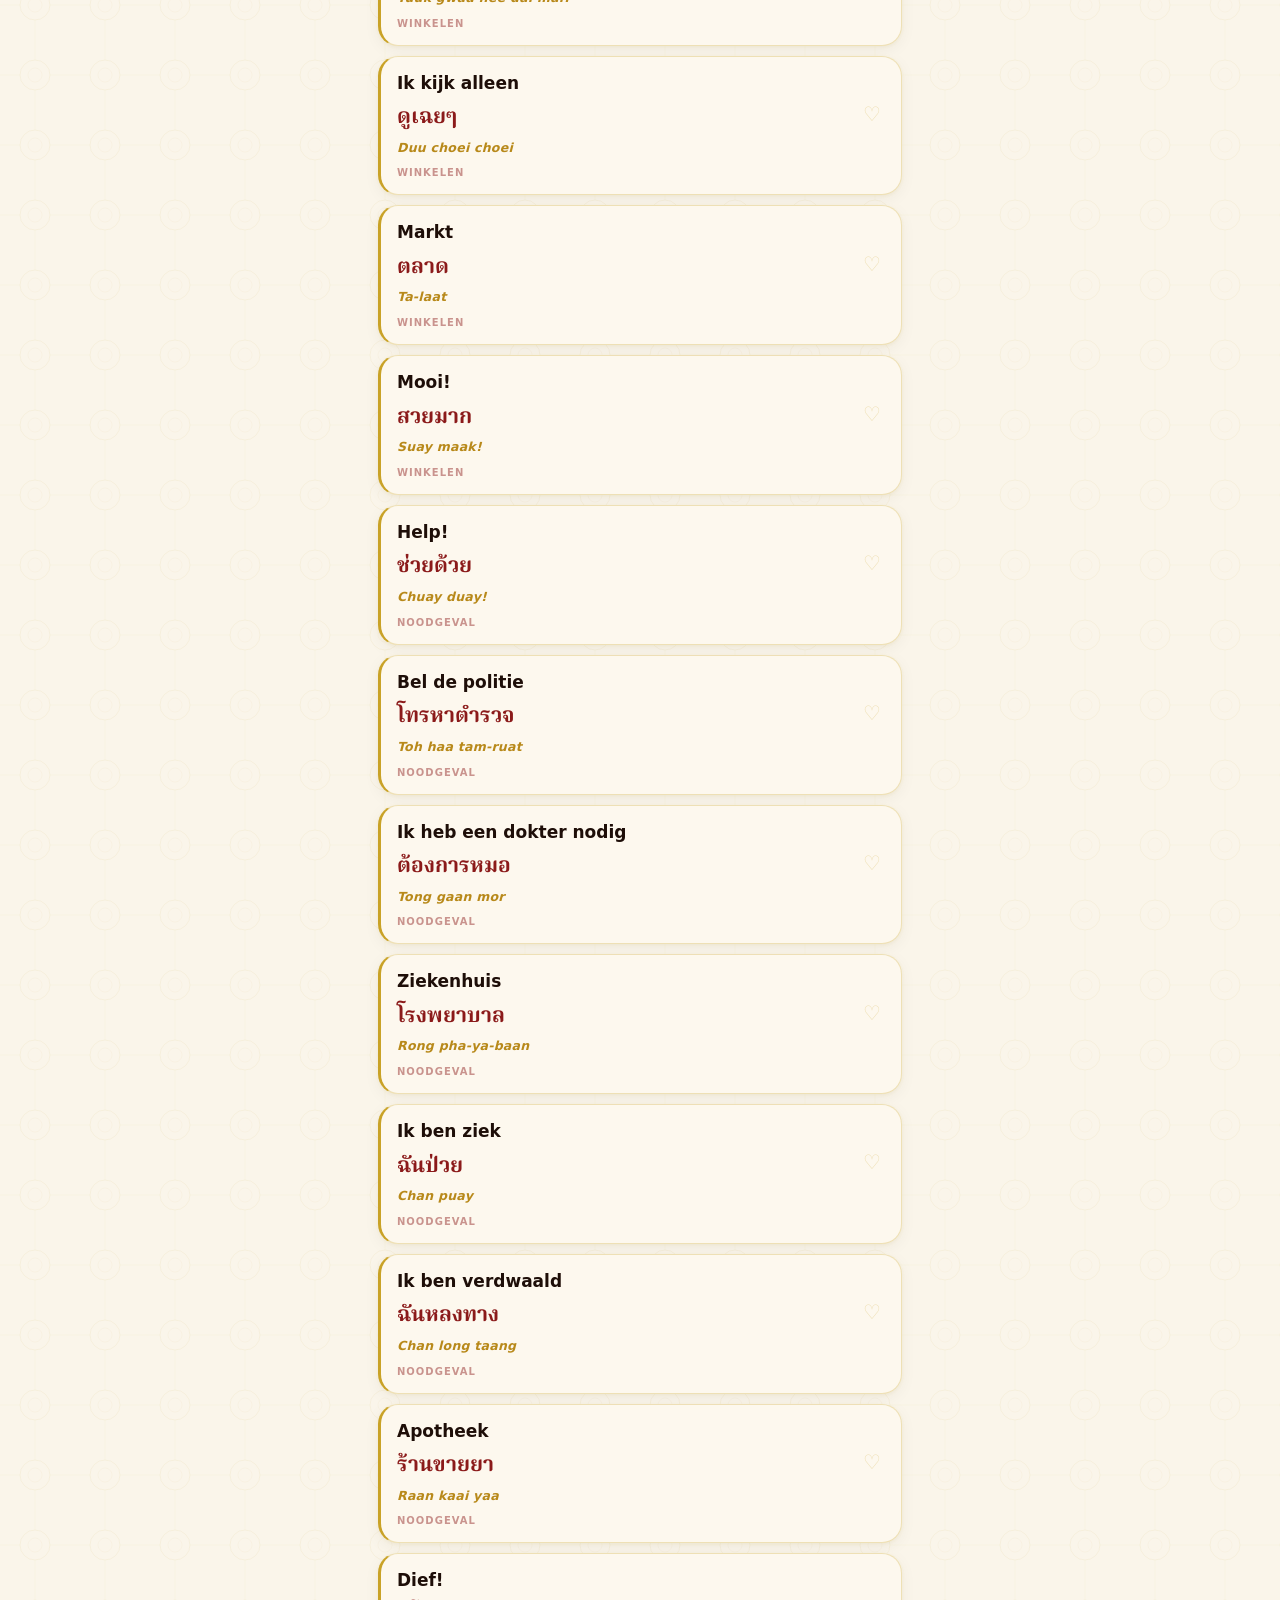
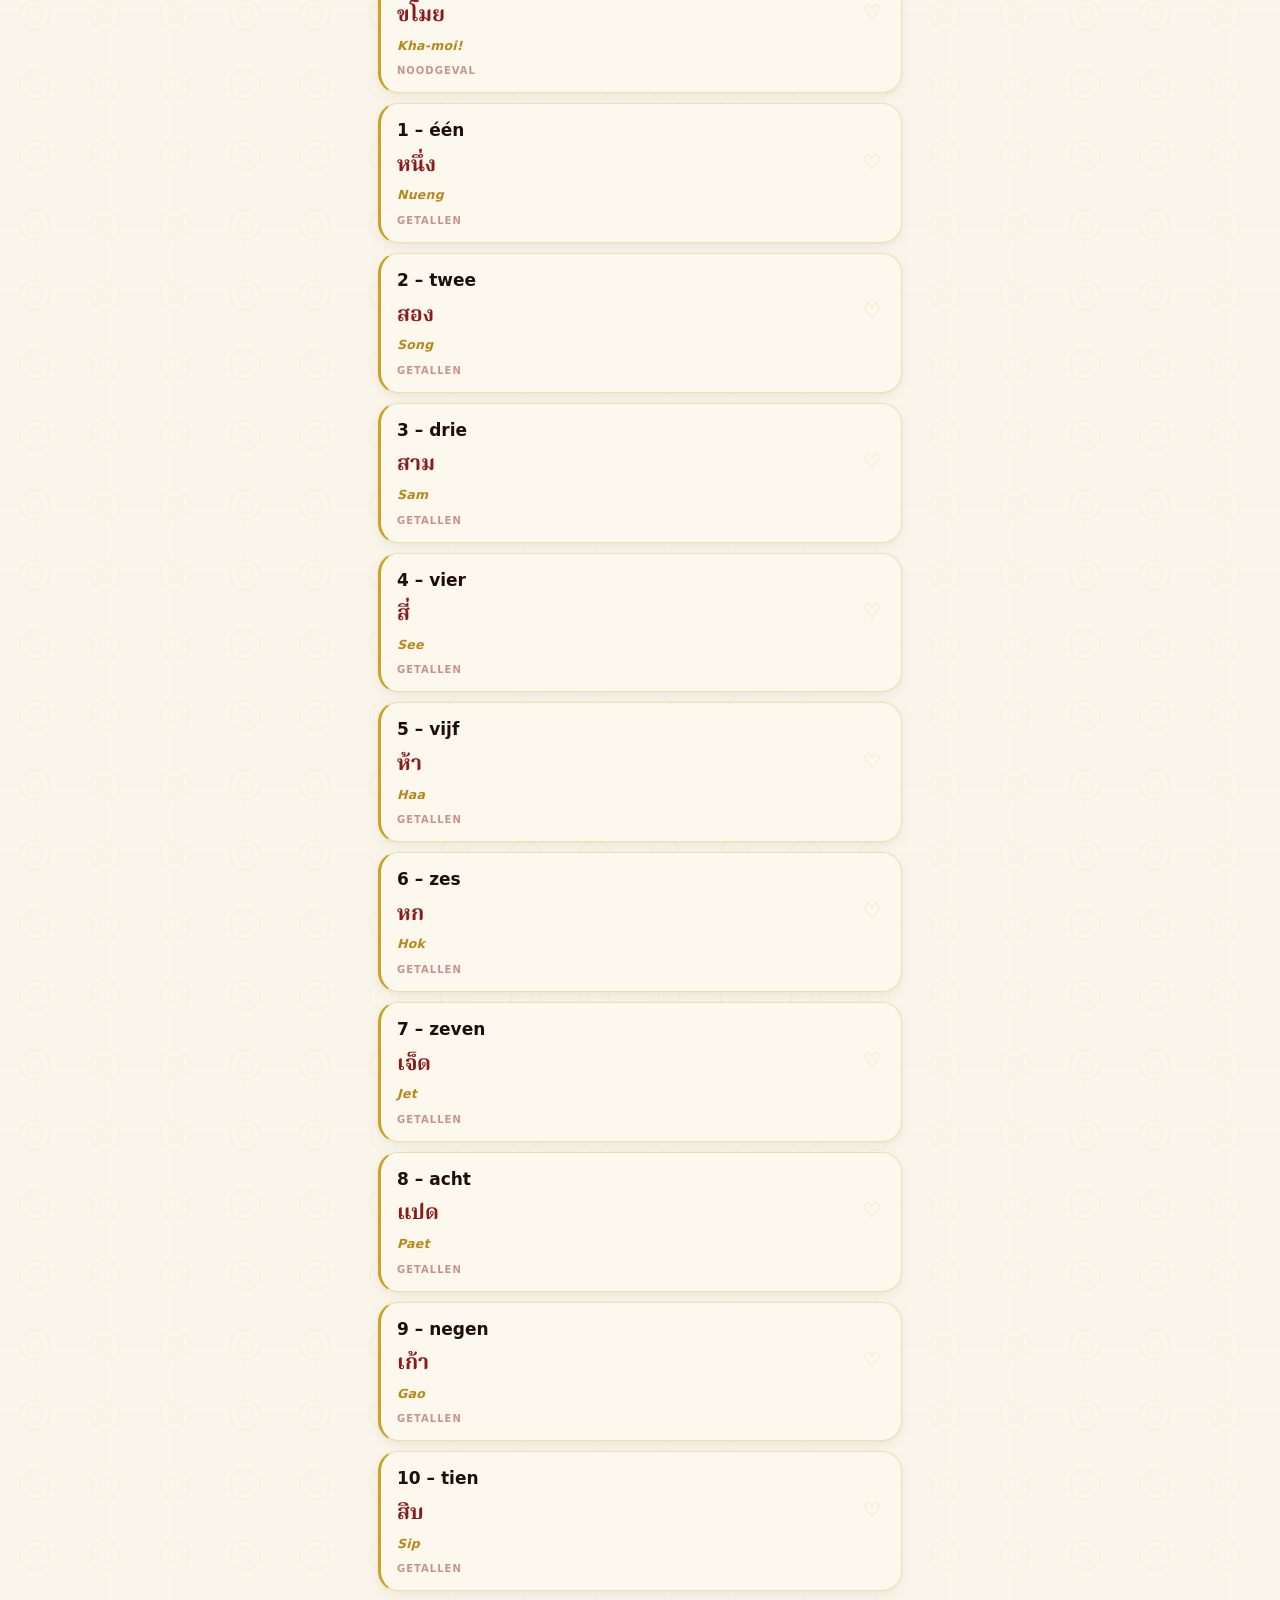
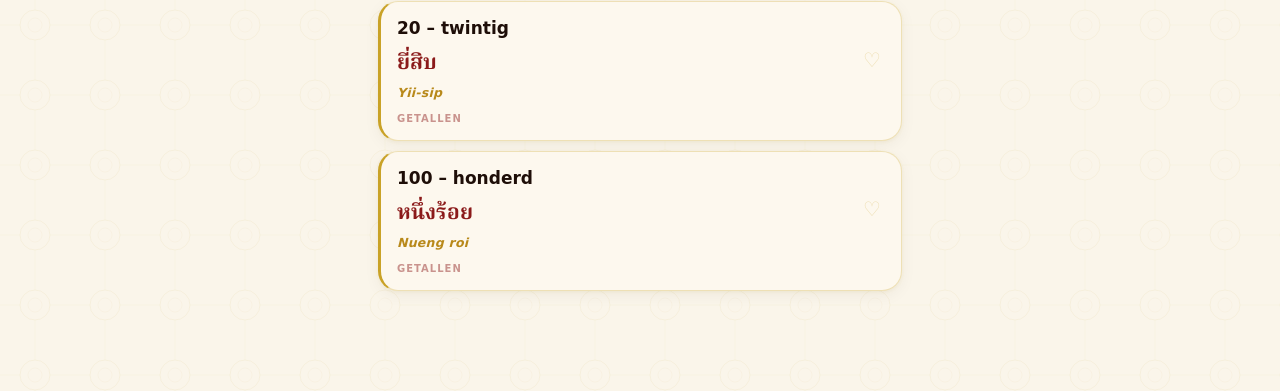
<file: thailand.html>
<!DOCTYPE html>
<html lang="nl">
<head>
  <meta charset="UTF-8" />
  <link rel="icon" href="data:image/svg+xml,<svg xmlns='http://www.w3.org/2000/svg' viewBox='0 0 100 100'><text y='.9em' font-size='90'>🇹🇭</text></svg>">
  <meta name="viewport" content="width=device-width, initial-scale=1" />
  <meta name="robots" content="noindex" />
  <title>Thailand — Dieuw in Thailand</title>
  <link rel="stylesheet" href="css/style.css?v=20260806c" />
  <link rel="stylesheet" href="https://fonts.googleapis.com/css2?family=Noto+Serif+Thai:wght@400;700&display=swap" />
  <style>
    /* =====================================================
       Thailand pagina — Thaise tempel-opmaak
       Palet: ivoor · tempel-goud · dieprood
    ===================================================== */

    body {
      background-color: #faf5ea;
      background-image: url("data:image/svg+xml,%3Csvg xmlns='http://www.w3.org/2000/svg' width='70' height='70'%3E%3Ccircle cx='35' cy='35' r='15' fill='none' stroke='%23c9a227' stroke-width='0.6' opacity='0.12'/%3E%3Ccircle cx='35' cy='35' r='7' fill='none' stroke='%23c9a227' stroke-width='0.5' opacity='0.09'/%3E%3Cline x1='35' y1='20' x2='35' y2='0' stroke='%23c9a227' stroke-width='0.5' opacity='0.08'/%3E%3Cline x1='35' y1='50' x2='35' y2='70' stroke='%23c9a227' stroke-width='0.5' opacity='0.08'/%3E%3Cline x1='20' y1='35' x2='0' y2='35' stroke='%23c9a227' stroke-width='0.5' opacity='0.08'/%3E%3Cline x1='50' y1='35' x2='70' y2='35' stroke='%23c9a227' stroke-width='0.5' opacity='0.08'/%3E%3C/svg%3E");
    }

    /* Header */
    header.site .eyebrow { color: #c9a227; letter-spacing: 0.22em; }
    header.site h1 { color: #1e0e08; }

    .th-sier {
      font-size: 15px;
      color: #c9a227;
      letter-spacing: 0.55em;
      text-align: center;
      margin: -6px 0 10px;
      opacity: 0.75;
    }

    .th-goudlijn {
      height: 2px;
      background: linear-gradient(90deg, transparent, #c9a227, #f0d060, #c9a227, transparent);
      border-radius: 99px;
      margin-bottom: 4px;
      opacity: 0.65;
    }

    /* Hoofd-tabs (Woordenboekje / Converter / Tips) */
    .inner-tabs { border-bottom: 2px solid rgba(201,162,39,0.35); }
    .inner-tab { color: #8b1a1a; font-weight: 700; }
    .inner-tab:hover { background: rgba(201,162,39,0.12); color: #5c0f0f; }
    .inner-tab--actief {
      color: #5c0f0f;
      border-bottom-color: #c9a227;
      background: rgba(201,162,39,0.08);
    }

    /* ---- Zoekbalk ---- */
    .wb-zoek-wrap { position: relative; margin: 18px 0 4px; }
    .wb-zoek {
      width: 100%;
      font: inherit;
      font-size: 15px;
      border: 1.5px solid rgba(201,162,39,0.4);
      border-radius: var(--radius-sm);
      padding: 11px 14px 11px 38px;
      background: #fdf8ee;
      color: #1e0e08;
      box-sizing: border-box;
      transition: border-color 0.15s;
    }
    .wb-zoek:focus { outline: 2px solid #c9a227; outline-offset: 1px; border-color: #c9a227; }
    .wb-zoek-icoon {
      position: absolute; left: 12px; top: 50%;
      transform: translateY(-50%);
      font-size: 15px; pointer-events: none; opacity: 0.45;
    }

    /* ---- Categorie-tabs ---- */
    .wb-tabs {
      display: flex;
      gap: 6px;
      overflow-x: auto;
      padding-bottom: 2px;
      margin: 14px 0 18px;
      scrollbar-width: none;
    }
    .wb-tabs::-webkit-scrollbar { display: none; }
    .wb-tab {
      font: inherit;
      font-size: 12.5px;
      font-weight: 600;
      white-space: nowrap;
      border: 1.5px solid rgba(201,162,39,0.35);
      border-radius: 99px;
      padding: 5px 14px;
      background: #fdf8ee;
      color: #8b1a1a;
      cursor: pointer;
      transition: background 0.12s, color 0.12s, border-color 0.12s;
      flex-shrink: 0;
    }
    .wb-tab:hover { background: rgba(201,162,39,0.14); color: #5c0f0f; border-color: #c9a227; }
    .wb-tab--actief { background: #8b1a1a; color: #fdf8ee; border-color: #8b1a1a; }

    /* ---- Woordenkaartjes ---- */
    .wb-grid { display: flex; flex-direction: column; gap: 10px; }
    .wb-kaart {
      background: #fdf8ee;
      border: 1px solid rgba(201,162,39,0.28);
      border-left: 3px solid #c9a227;
      border-radius: var(--radius);
      box-shadow: 0 1px 4px rgba(201,162,39,0.10), 0 4px 16px rgba(0,0,0,0.05);
      padding: 14px 16px;
      display: grid;
      grid-template-columns: 1fr auto;
      gap: 2px 12px;
    }
    .wb-nl {
      font: inherit;
      font-size: 17px; font-weight: 700;
      color: #1e0e08; grid-column: 1; align-self: center;
    }
    .wb-fav {
      grid-column: 2; grid-row: 1 / 4; align-self: center;
      background: none; border: none; cursor: pointer;
      font-size: 20px; line-height: 1; padding: 4px;
      color: #c9a227;
      opacity: 0.3; transition: opacity 0.15s, transform 0.12s;
    }
    .wb-fav:hover { opacity: 0.7; transform: scale(1.15); }
    .wb-fav--actief { opacity: 1; }
    .wb-thai {
      grid-column: 1;
      font-family: "Noto Serif Thai", serif;
      font-size: 21px;
      font-weight: 700;
      color: #8b1a1a;
      margin: 4px 0 2px;
      line-height: 1.55;
    }
    .wb-uitspraak {
      grid-column: 1;
      font-size: 12.5px;
      color: #b8891a;
      font-weight: 600;
      font-style: italic;
      letter-spacing: 0.02em;
    }
    .wb-cat-badge {
      grid-column: 1;
      font-size: 10px; font-weight: 700; letter-spacing: 0.1em;
      text-transform: uppercase; color: #8b1a1a; opacity: 0.45; margin-top: 6px;
    }
    .wb-leeg { text-align: center; padding: 40px 0; color: #8b7a65; font-size: 14.5px; }

    /* ---- Converter ---- */
    .conv-kaart {
      background: linear-gradient(135deg, #8b1a1a 0%, #4a0d0d 100%);
      color: #f8f0d8;
      border-radius: var(--radius);
      border: 1px solid rgba(201,162,39,0.3);
      padding: 22px 20px;
      margin-bottom: 14px;
      box-shadow: 0 4px 28px rgba(139,26,26,0.28), 0 1px 4px rgba(201,162,39,0.1);
    }
    .conv-label {
      font-size: 11px; font-weight: 700; letter-spacing: 0.14em;
      text-transform: uppercase; color: #e8c84a; margin-bottom: 10px;
    }
    .conv-rij {
      display: grid;
      grid-template-columns: 1fr auto 1fr;
      gap: 10px;
      align-items: center;
    }
    .conv-veld {
      font: inherit;
      font: inherit;
      font-size: 22px; font-weight: 700;
      background: rgba(255,255,255,0.10);
      border: 1.5px solid rgba(201,162,39,0.3);
      border-radius: var(--radius-sm);
      color: #f8f0d8;
      padding: 12px 14px;
      width: 100%;
      box-sizing: border-box;
    }
    .conv-veld:focus { outline: none; border-color: #c9a227; background: rgba(255,255,255,0.15); }
    .conv-veld::placeholder { opacity: 0.35; }
    .conv-wissel {
      background: rgba(201,162,39,0.18);
      border: 1px solid rgba(201,162,39,0.3);
      border-radius: 50%;
      width: 36px; height: 36px;
      font-size: 18px; cursor: pointer;
      color: #e8c84a;
      display: flex; align-items: center; justify-content: center;
      transition: background 0.15s;
      flex-shrink: 0;
    }
    .conv-wissel:hover { background: rgba(201,162,39,0.32); }
    .conv-munt {
      font-size: 11px; font-weight: 700; letter-spacing: 0.1em;
      text-transform: uppercase; color: rgba(248,240,216,0.6); margin-top: 4px; text-align: center;
    }
    .conv-kolom { display: flex; flex-direction: column; gap: 2px; }
    .conv-koers { font-size: 12px; color: #8b7a65; text-align: center; margin-top: 8px; }
    .conv-koers a { color: #c9a227; text-decoration: none; }

    /* ---- Tips ---- */
    .tips-sectie { margin-bottom: 22px; }
    .tips-sectie-titel {
      font-size: 11px; font-weight: 700; letter-spacing: 0.14em;
      text-transform: uppercase; color: #8b1a1a; margin: 0 0 10px;
    }
    .tips-lijst { display: flex; flex-direction: column; gap: 8px; }
    .tips-item {
      display: flex; align-items: flex-start; gap: 12px;
      background: #fdf8ee;
      border: 1px solid rgba(201,162,39,0.25);
      border-left: 3px solid #c9a227;
      border-radius: var(--radius);
      padding: 12px 14px;
      box-shadow: 0 1px 4px rgba(201,162,39,0.08);
      font-size: 14px;
      line-height: 1.55;
    }
    .tips-item-icoon { font-size: 18px; flex-shrink: 0; line-height: 1.4; }
    .tips-item b { display: block; font-size: 13.5px; color: #1e0e08; margin-bottom: 2px; }
    .tips-item span { color: #6b5040; }
    .tips-nood {
      background: #fdf8ee;
      border: 1px solid rgba(139,26,26,0.18);
      border-left: 3px solid #8b1a1a;
      border-radius: var(--radius);
      padding: 14px 16px;
      font-size: 14px;
      line-height: 1.6;
    }
    .tips-nood b { font: inherit; font-size: 13px; display: block; margin-bottom: 6px; color: #8b1a1a; }
    .tips-nood-rij { display: flex; justify-content: space-between; padding: 4px 0; border-bottom: 1px solid rgba(201,162,39,0.2); }
    .tips-nood-rij:last-child { border-bottom: none; }
    .tips-nood-rij span:last-child { font-weight: 700; font: inherit; color: #8b1a1a; }
  </style>
</head>
<body>
  <div class="wrap">
    <header class="site">
      <div class="eyebrow">DIEUW IN THAILAND</div>
      <h1>🇹🇭 Thailand</h1>
      <div class="th-sier">✦ ❀ ✦ ❀ ✦</div>
      <div class="th-goudlijn"></div>
    </header>

    <nav class="inner-tabs" id="th-tabs">
      <button class="inner-tab inner-tab--actief" data-tab="woorden">Woordenboekje</button>
      <button class="inner-tab" data-tab="converter">Converter</button>
      <button class="inner-tab" data-tab="tips">Tips & info</button>
    </nav>

    <main>

      <!-- ===== WOORDENBOEKJE ===== -->
      <section id="tab-woorden">
        <div class="wb-zoek-wrap">
          <span class="wb-zoek-icoon">🔍</span>
          <input class="wb-zoek" type="search" id="wb-zoek" placeholder="Zoek een zin…" />
        </div>
        <div class="wb-tabs" id="wb-tabs"></div>
        <div class="wb-grid" id="wb-grid"></div>
      </section>

      <!-- ===== CONVERTER ===== -->
      <section id="tab-converter" hidden>
        <div class="conv-kaart">
          <div class="conv-label">Wisselkoers</div>
          <div class="conv-rij">
            <div class="conv-kolom">
              <input class="conv-veld" type="number" id="conv-van" placeholder="0" min="0" />
              <div class="conv-munt" id="conv-van-munt">EUR</div>
            </div>
            <button class="conv-wissel" id="conv-wissel" title="Omwisselen">⇄</button>
            <div class="conv-kolom">
              <input class="conv-veld" type="number" id="conv-naar" placeholder="0" min="0" />
              <div class="conv-munt" id="conv-naar-munt">THB</div>
            </div>
          </div>
        </div>
        <p class="conv-koers" id="conv-koers-tekst">Wisselkoers laden…</p>
      </section>

      <!-- ===== TIPS ===== -->
      <section id="tab-tips" hidden>

        <div class="tips-sectie">
          <div class="tips-sectie-titel">Etiquette</div>
          <div class="tips-lijst">
            <div class="tips-item"><span class="tips-item-icoon">🙏</span><div><b>Wai-groet</b><span>Vouw je handen samen voor je borst en buig lichtjes voor respect. Gebruik het terug als iemand het eerst doet.</span></div></div>
            <div class="tips-item"><span class="tips-item-icoon">👑</span><div><b>Koning</b><span>Spreek nooit negatief over de koninklijke familie — dit is bij wet verboden.</span></div></div>
            <div class="tips-item"><span class="tips-item-icoon">👣</span><div><b>Schoenen uit</b><span>Trek je schoenen uit bij tempels, huizen en sommige winkeltjes. Let op het schoenenrek bij de deur.</span></div></div>
            <div class="tips-item"><span class="tips-item-icoon">👕</span><div><b>Kleding bij tempels</b><span>Bedek schouders en knieën bij tempels. Sarongs worden vaak verhuurd bij de ingang.</span></div></div>
            <div class="tips-item"><span class="tips-item-icoon">😊</span><div><b>Glimlach</b><span>Thailand heet "Land of Smiles" — glimlach terug, het opent deuren.</span></div></div>
          </div>
        </div>

        <div class="tips-sectie">
          <div class="tips-sectie-titel">Praktisch</div>
          <div class="tips-lijst">
            <div class="tips-item"><span class="tips-item-icoon">💸</span><div><b>Fooien</b><span>Geen verplichting, maar 20–50 THB is vriendelijk in restaurants. Afronden bij tuk-tuks en taxichauffeurs.</span></div></div>
            <div class="tips-item"><span class="tips-item-icoon">🚕</span><div><b>Taxi's</b><span>Vraag altijd om de meter aan te zetten ("meter krap!"). Grab-app werkt ook uitstekend.</span></div></div>
            <div class="tips-item"><span class="tips-item-icoon">💧</span><div><b>Water</b><span>Drink geen kraanwater. Flesjeswater kost ±10 THB. 7-Eleven is overal.</span></div></div>
            <div class="tips-item"><span class="tips-item-icoon">☀️</span><div><b>Zon</b><span>Smeer elke ochtend zonnebrand — de zon is veel intenser dan thuis. Factor 50+ aanbevolen.</span></div></div>
            <div class="tips-item"><span class="tips-item-icoon">🦟</span><div><b>Muggen</b><span>Gebruik DEET-muggenspray 's avonds, vooral buiten Bangkok. Dengue komt voor.</span></div></div>
            <div class="tips-item"><span class="tips-item-icoon">🛵</span><div><b>Scooter</b><span>Rij alleen als je ervaring hebt. Draag altijd een helm. Veel ongelukken met toeristen.</span></div></div>
            <div class="tips-item"><span class="tips-item-icoon">📶</span><div><b>Simkaart</b><span>Koop een toeristen-simkaart bij het vliegveld (AIS/DTAC/True Move). Data-pakket voor ±300 THB/maand.</span></div></div>
          </div>
        </div>

        <div class="tips-sectie">
          <div class="tips-sectie-titel">Noodgevallen</div>
          <div class="tips-nood">
            <b>Handige nummers</b>
            <div class="tips-nood-rij"><span>Politie</span><span>191</span></div>
            <div class="tips-nood-rij"><span>Ambulance</span><span>1669</span></div>
            <div class="tips-nood-rij"><span>Tourist Police</span><span>1155</span></div>
            <div class="tips-nood-rij"><span>Brand</span><span>199</span></div>
            <div class="tips-nood-rij"><span>Nederlandse ambassade BKK</span><span>+66 2 309 5200</span></div>
          </div>
        </div>

      </section>

    </main>
  </div>

  <script src="js/config.js"></script>
  <script src="js/kandidaten.js"></script>
  <script src="js/nav.js?v=20260806c"></script>
  <script>
    // ===== Inner tabs =====
    document.querySelectorAll(".inner-tab").forEach(tab => {
      tab.addEventListener("click", () => {
        document.querySelectorAll(".inner-tab").forEach(t => t.classList.remove("inner-tab--actief"));
        tab.classList.add("inner-tab--actief");
        document.querySelectorAll("main > section").forEach(s => s.hidden = true);
        document.getElementById("tab-" + tab.dataset.tab).hidden = false;
      });
    });

    // ===== Woordenboekje =====
    const ZINNEN = [
      { nl: "Hallo",                    thai: "สวัสดี",                uitspraak: "Sa-wat-dee (kaa)",             cat: "Begroeting" },
      { nl: "Hoe gaat het?",            thai: "สบายดีไหม",             uitspraak: "Sa-baai-dee mai?",             cat: "Begroeting" },
      { nl: "Goed, dank je",            thai: "สบายดี ขอบคุณ",         uitspraak: "Sa-baai-dee, khob-khun",       cat: "Begroeting" },
      { nl: "Dank je wel",              thai: "ขอบคุณ",                uitspraak: "Khob-khun (kaa)",              cat: "Begroeting" },
      { nl: "Heel erg bedankt",         thai: "ขอบคุณมาก",             uitspraak: "Khob-khun maak",               cat: "Begroeting" },
      { nl: "Graag gedaan",             thai: "ไม่เป็นไร",             uitspraak: "Mai pen rai",                  cat: "Begroeting" },
      { nl: "Sorry / Excuus",           thai: "ขอโทษ",                 uitspraak: "Kho-toot (kaa)",               cat: "Begroeting" },
      { nl: "Tot ziens",                thai: "ลาก่อน",                uitspraak: "Laa-gon",                      cat: "Begroeting" },
      { nl: "Ja",                       thai: "ใช่",                   uitspraak: "Chai",                         cat: "Begroeting" },
      { nl: "Nee",                      thai: "ไม่",                   uitspraak: "Mai",                          cat: "Begroeting" },
      { nl: "Ik begrijp het niet",      thai: "ไม่เข้าใจ",             uitspraak: "Mai kao jai",                  cat: "Begroeting" },
      { nl: "Kun je dat herhalen?",     thai: "พูดอีกทีได้ไหม",        uitspraak: "Puut iik tii dai mai?",        cat: "Begroeting" },
      { nl: "Spreek je Engels?",        thai: "พูดภาษาอังกฤษได้ไหม",  uitspraak: "Puut phaasaa Ang-grit dai mai?", cat: "Begroeting" },

      { nl: "Lekker!",                  thai: "อร่อย",                 uitspraak: "A-roi!",                       cat: "Eten & drinken" },
      { nl: "Heel lekker!",             thai: "อร่อยมาก",              uitspraak: "A-roi maak!",                  cat: "Eten & drinken" },
      { nl: "Niet pittig",              thai: "ไม่เผ็ด",               uitspraak: "Mai phet",                     cat: "Eten & drinken" },
      { nl: "Een beetje pittig",        thai: "เผ็ดนิดหน่อย",          uitspraak: "Phet nit noi",                 cat: "Eten & drinken" },
      { nl: "Vegetarisch",              thai: "เจ / มังสวิรัติ",       uitspraak: "Jay / Mang-sa-wi-rat",         cat: "Eten & drinken" },
      { nl: "Geen vlees",               thai: "ไม่เอาเนื้อ",           uitspraak: "Mai ao nuea",                  cat: "Eten & drinken" },
      { nl: "Water (zonder ijs)",       thai: "น้ำเปล่า",              uitspraak: "Naam plao",                    cat: "Eten & drinken" },
      { nl: "Met ijs",                  thai: "ใส่น้ำแข็ง",            uitspraak: "Sai naam khaeng",              cat: "Eten & drinken" },
      { nl: "Koffie",                   thai: "กาแฟ",                  uitspraak: "Gaa-fae",                      cat: "Eten & drinken" },
      { nl: "Bier",                     thai: "เบียร์",                uitspraak: "Bia",                          cat: "Eten & drinken" },
      { nl: "De rekening",              thai: "เช็คบิล",               uitspraak: "Chek bin",                     cat: "Eten & drinken" },
      { nl: "Apart betalen",            thai: "แยกบิล",                uitspraak: "Yaek bin",                     cat: "Eten & drinken" },

      { nl: "Hoeveel kost het?",        thai: "เท่าไหร่",              uitspraak: "Tao rai?",                     cat: "Transport" },
      { nl: "Te duur",                  thai: "แพงเกินไป",             uitspraak: "Phaeng goen pai",              cat: "Transport" },
      { nl: "Kun je korting geven?",    thai: "ลดได้ไหม",              uitspraak: "Lot dai mai?",                 cat: "Transport" },
      { nl: "Stop hier",                thai: "จอดตรงนี้",             uitspraak: "Jot trong nee",                cat: "Transport" },
      { nl: "Rechtdoor",                thai: "ตรงไป",                 uitspraak: "Trong pai",                    cat: "Transport" },
      { nl: "Links",                    thai: "ซ้าย",                  uitspraak: "Saai",                         cat: "Transport" },
      { nl: "Rechts",                   thai: "ขวา",                   uitspraak: "Khwaa",                        cat: "Transport" },
      { nl: "Waar is…?",               thai: "…อยู่ที่ไหน",           uitspraak: "…yoo tee nai?",               cat: "Transport" },
      { nl: "Vliegveld",                thai: "สนามบิน",               uitspraak: "Sa-naam-bin",                  cat: "Transport" },
      { nl: "Taxi",                     thai: "แท็กซี่",               uitspraak: "Taek-see",                     cat: "Transport" },
      { nl: "Tuk-tuk",                  thai: "ตุ๊กตุ๊ก",              uitspraak: "Tuk-tuk",                      cat: "Transport" },
      { nl: "Hotel",                    thai: "โรงแรม",                uitspraak: "Rong-raem",                    cat: "Transport" },

      { nl: "Hoeveel kost dit?",        thai: "นี่เท่าไหร่",           uitspraak: "Nee tao rai?",                 cat: "Winkelen" },
      { nl: "Ik neem dit",              thai: "เอาอันนี้",             uitspraak: "Ao an nee",                    cat: "Winkelen" },
      { nl: "Ik wil dit niet",          thai: "ไม่เอา",                uitspraak: "Mai ao",                       cat: "Winkelen" },
      { nl: "Goedkoper?",               thai: "ถูกกว่านี้ได้ไหม",     uitspraak: "Tuuk gwaa nee dai mai?",       cat: "Winkelen" },
      { nl: "Ik kijk alleen",           thai: "ดูเฉยๆ",                uitspraak: "Duu choei choei",              cat: "Winkelen" },
      { nl: "Markt",                    thai: "ตลาด",                  uitspraak: "Ta-laat",                      cat: "Winkelen" },
      { nl: "Mooi!",                    thai: "สวยมาก",                uitspraak: "Suay maak!",                   cat: "Winkelen" },

      { nl: "Help!",                    thai: "ช่วยด้วย",              uitspraak: "Chuay duay!",                  cat: "Noodgeval" },
      { nl: "Bel de politie",           thai: "โทรหาตำรวจ",            uitspraak: "Toh haa tam-ruat",             cat: "Noodgeval" },
      { nl: "Ik heb een dokter nodig",  thai: "ต้องการหมอ",            uitspraak: "Tong gaan mor",                cat: "Noodgeval" },
      { nl: "Ziekenhuis",               thai: "โรงพยาบาล",             uitspraak: "Rong pha-ya-baan",             cat: "Noodgeval" },
      { nl: "Ik ben ziek",              thai: "ฉันป่วย",               uitspraak: "Chan puay",                    cat: "Noodgeval" },
      { nl: "Ik ben verdwaald",         thai: "ฉันหลงทาง",             uitspraak: "Chan long taang",              cat: "Noodgeval" },
      { nl: "Apotheek",                 thai: "ร้านขายยา",             uitspraak: "Raan kaai yaa",                cat: "Noodgeval" },
      { nl: "Dief!",                    thai: "ขโมย",                  uitspraak: "Kha-moi!",                     cat: "Noodgeval" },

      { nl: "1 – één",                 thai: "หนึ่ง",                 uitspraak: "Nueng",                        cat: "Getallen" },
      { nl: "2 – twee",                thai: "สอง",                   uitspraak: "Song",                         cat: "Getallen" },
      { nl: "3 – drie",                thai: "สาม",                   uitspraak: "Sam",                          cat: "Getallen" },
      { nl: "4 – vier",                thai: "สี่",                   uitspraak: "See",                          cat: "Getallen" },
      { nl: "5 – vijf",                thai: "ห้า",                   uitspraak: "Haa",                          cat: "Getallen" },
      { nl: "6 – zes",                 thai: "หก",                    uitspraak: "Hok",                          cat: "Getallen" },
      { nl: "7 – zeven",               thai: "เจ็ด",                  uitspraak: "Jet",                          cat: "Getallen" },
      { nl: "8 – acht",                thai: "แปด",                   uitspraak: "Paet",                         cat: "Getallen" },
      { nl: "9 – negen",               thai: "เก้า",                  uitspraak: "Gao",                          cat: "Getallen" },
      { nl: "10 – tien",               thai: "สิบ",                   uitspraak: "Sip",                          cat: "Getallen" },
      { nl: "20 – twintig",            thai: "ยี่สิบ",                uitspraak: "Yii-sip",                      cat: "Getallen" },
      { nl: "100 – honderd",           thai: "หนึ่งร้อย",             uitspraak: "Nueng roi",                    cat: "Getallen" },
    ];

    const CATS = ["Favorieten", "Alles", ...new Set(ZINNEN.map(z => z.cat))];
    let actieveCat = "Alles";
    let zoekTekst  = "";

    function getFavorieten() {
      try { return JSON.parse(localStorage.getItem("wb-favorieten") || "[]"); } catch { return []; }
    }

    function toggleFavoriet(index) {
      const favs = getFavorieten();
      const i = favs.indexOf(index);
      if (i === -1) favs.push(index); else favs.splice(i, 1);
      localStorage.setItem("wb-favorieten", JSON.stringify(favs));
      renderWoorden();
    }

    function renderWoordTabs() {
      const el = document.getElementById("wb-tabs");
      el.innerHTML = CATS.map(cat =>
        `<button class="wb-tab${cat === actieveCat ? " wb-tab--actief" : ""}" data-cat="${cat}">${cat}</button>`
      ).join("");
      el.querySelectorAll(".wb-tab").forEach(btn => {
        btn.addEventListener("click", () => { actieveCat = btn.dataset.cat; renderWoorden(); });
      });
    }

    function renderWoorden() {
      renderWoordTabs();
      const favs  = getFavorieten();
      const query = zoekTekst.toLowerCase();
      let lijst   = ZINNEN.map((z, i) => ({ ...z, index: i }));

      if (actieveCat === "Favorieten") {
        lijst = lijst.filter(z => favs.includes(z.index));
      } else if (actieveCat !== "Alles") {
        lijst = lijst.filter(z => z.cat === actieveCat);
      }

      if (query) {
        lijst = lijst.filter(z =>
          z.nl.toLowerCase().includes(query) ||
          z.uitspraak.toLowerCase().includes(query) ||
          z.thai.includes(query)
        );
      }

      const grid = document.getElementById("wb-grid");
      if (!lijst.length) {
        grid.innerHTML = `<div class="wb-leeg">${actieveCat === "Favorieten" ? "Nog geen favorieten — tik op ♡ om ze op te slaan." : "Geen zinnen gevonden."}</div>`;
        return;
      }

      grid.innerHTML = lijst.map(z => {
        const isFav = favs.includes(z.index);
        return `<div class="wb-kaart">
          <div class="wb-nl">${z.nl}</div>
          <button class="wb-fav${isFav ? " wb-fav--actief" : ""}" data-index="${z.index}" aria-label="Favoriet">${isFav ? "♥" : "♡"}</button>
          <div class="wb-thai">${z.thai}</div>
          <div class="wb-uitspraak">${z.uitspraak}</div>
          <div class="wb-cat-badge">${z.cat}</div>
        </div>`;
      }).join("");

      grid.querySelectorAll(".wb-fav").forEach(btn => {
        btn.addEventListener("click", () => toggleFavoriet(parseInt(btn.dataset.index)));
      });
    }

    document.getElementById("wb-zoek").addEventListener("input", e => {
      zoekTekst = e.target.value;
      renderWoorden();
    });

    renderWoorden();

    // ===== Converter =====
    let koers = null;
    let richting = "EUR_THB"; // of "THB_EUR"

    async function laadKoers() {
      try {
        const res  = await fetch("https://api.frankfurter.app/latest?from=EUR&to=THB");
        const data = await res.json();
        koers = data.rates.THB;
        document.getElementById("conv-koers-tekst").textContent =
          `1 EUR = ${koers.toFixed(2)} THB · Live koers`;
      } catch {
        koers = 38.5; // fallback
        document.getElementById("conv-koers-tekst").textContent =
          `1 EUR ≈ ${koers.toFixed(2)} THB · Geschatte koers`;
      }
    }

    function convReken(bron, doel, factor) {
      const val = parseFloat(bron.value);
      doel.value = isNaN(val) ? "" : (val * factor).toFixed(2);
    }

    function updateConverter() {
      const van  = document.getElementById("conv-van");
      const naar = document.getElementById("conv-naar");
      const factor = richting === "EUR_THB" ? koers : (1 / koers);
      convReken(van, naar, factor);
    }

    document.getElementById("conv-van").addEventListener("input", () => {
      if (!koers) return;
      const factor = richting === "EUR_THB" ? koers : (1 / koers);
      convReken(document.getElementById("conv-van"), document.getElementById("conv-naar"), factor);
    });

    document.getElementById("conv-naar").addEventListener("input", () => {
      if (!koers) return;
      const factor = richting === "EUR_THB" ? (1 / koers) : koers;
      convReken(document.getElementById("conv-naar"), document.getElementById("conv-van"), factor);
    });

    document.getElementById("conv-wissel").addEventListener("click", () => {
      richting = richting === "EUR_THB" ? "THB_EUR" : "EUR_THB";
      const isEurThb = richting === "EUR_THB";
      document.getElementById("conv-van-munt").textContent  = isEurThb ? "EUR" : "THB";
      document.getElementById("conv-naar-munt").textContent = isEurThb ? "THB" : "EUR";
      document.getElementById("conv-van").value  = "";
      document.getElementById("conv-naar").value = "";
    });

    laadKoers();
  </script>
</body>
</html>
</file>
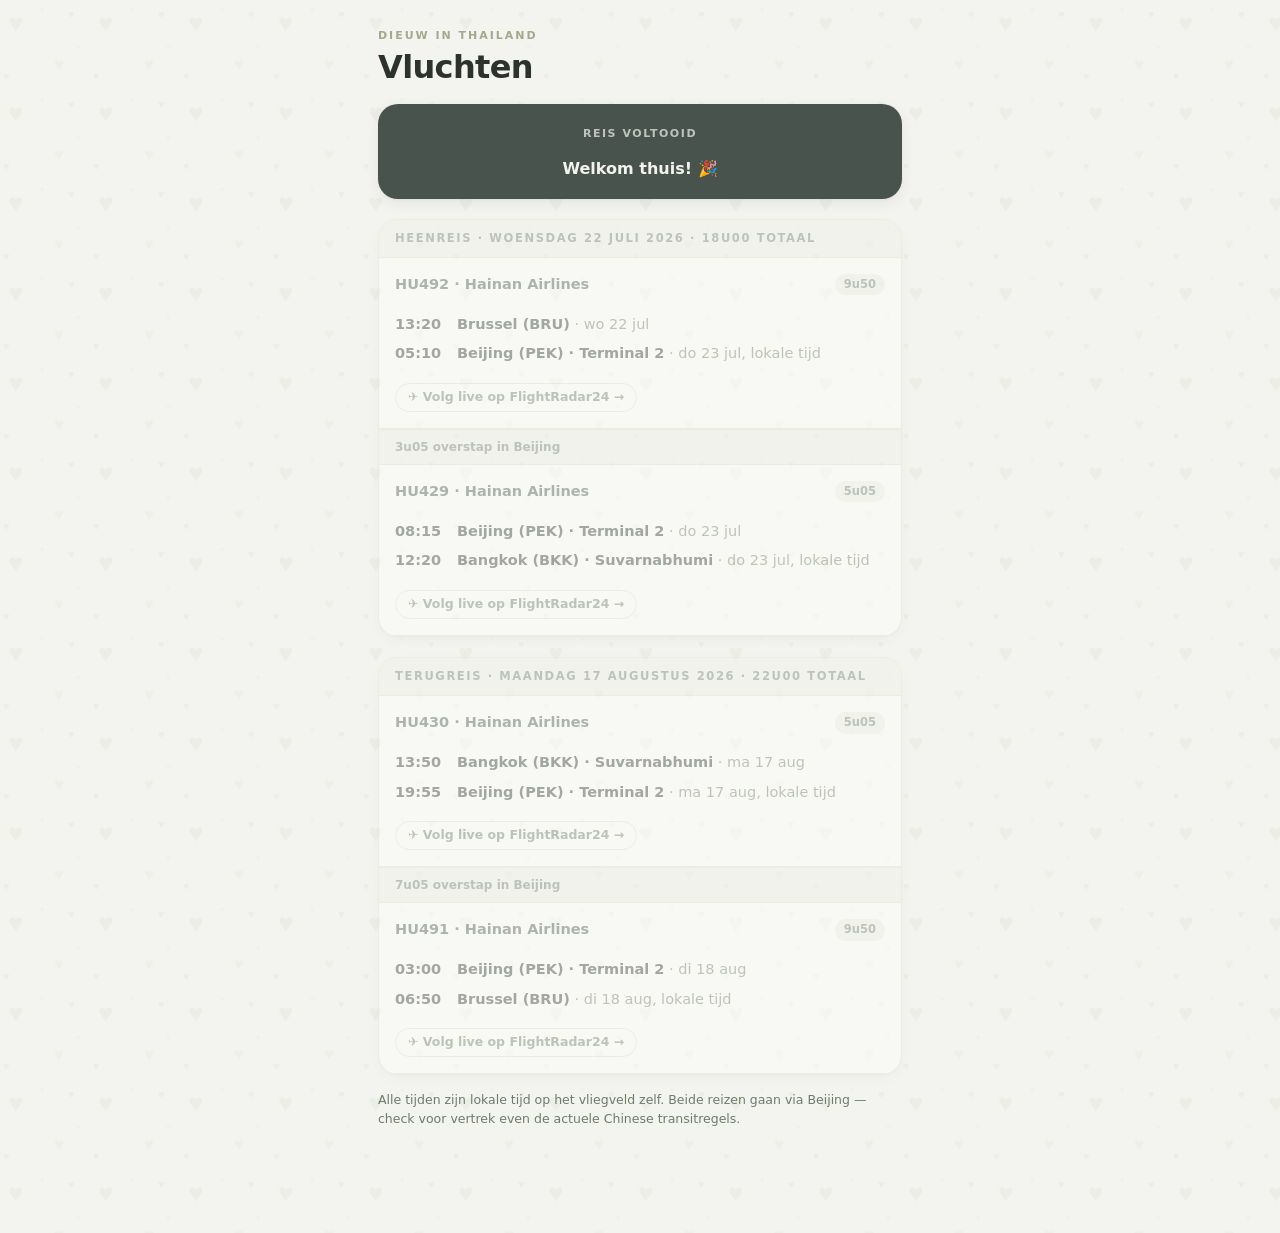
<file: vluchten.html>
<!DOCTYPE html>
<html lang="nl">
<head>
  <meta charset="UTF-8" />
  <link rel="icon" href="data:image/svg+xml,<svg xmlns='http://www.w3.org/2000/svg' viewBox='0 0 100 100'><text y='.9em' font-size='90'>❤️</text></svg>">
  <meta name="viewport" content="width=device-width, initial-scale=1" />
  <meta name="robots" content="noindex" />
  <title>Vluchten — Dieuw in Thailand</title>
  <link rel="stylesheet" href="css/style.css?v=20260806c" />
</head>
<body>
  <div class="wrap">
    <header class="site">
      <div class="eyebrow">DIEUW IN THAILAND</div>
      <h1>Vluchten</h1>
    </header>

    <main>
      <div class="aftelkaart" id="aftelkaart" hidden></div>
      <div id="vluchten"></div>
      <p class="vpn-tip" style="margin-top:16px;">
        Alle tijden zijn lokale tijd op het vliegveld zelf. Beide reizen gaan via Beijing —
        check voor vertrek even de actuele Chinese transitregels.
      </p>
    </main>
  </div>

  <script src="js/config.js"></script>
  <script src="js/kandidaten.js"></script>
  <script src="js/vluchten.js"></script>
  <script src="js/nav.js?v=20260806c"></script>
</body>
</html>
</file>
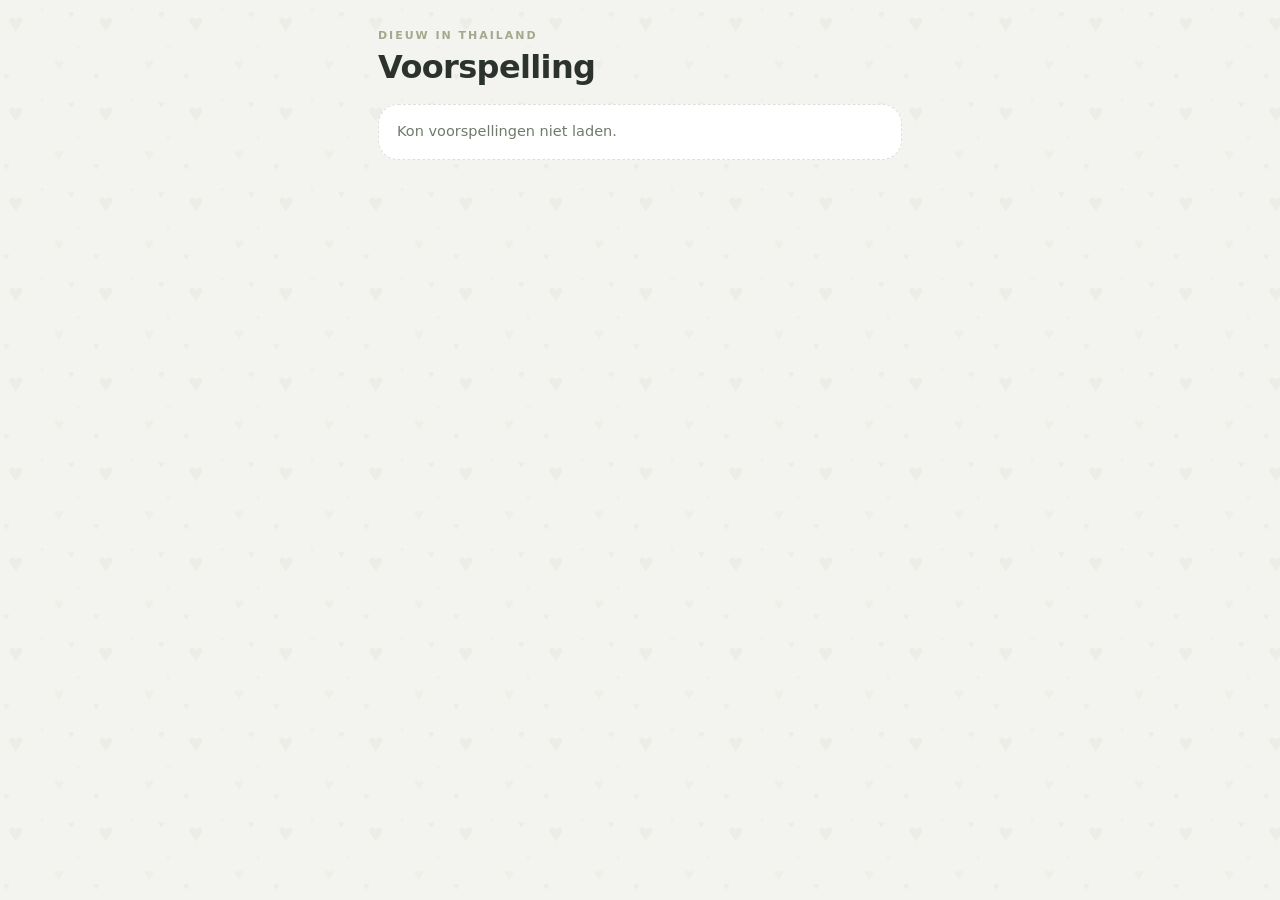
<file: voorspelling.html>
<!DOCTYPE html>
<html lang="nl">
<head>
  <meta charset="UTF-8" />
  <link rel="icon" href="data:image/svg+xml,<svg xmlns='http://www.w3.org/2000/svg' viewBox='0 0 100 100'><text y='.9em' font-size='90'>❤️</text></svg>">
  <meta name="viewport" content="width=device-width, initial-scale=1" />
  <meta name="robots" content="noindex" />
  <title>Voorspelling — Dieuw in Thailand</title>
  <link rel="stylesheet" href="css/style.css?v=20260806c" />
</head>
<body>
  <div class="wrap">
    <header class="site">
      <div class="eyebrow">DIEUW IN THAILAND</div>
      <h1>Voorspelling</h1>
    </header>

    <main>
      <div id="voorspelling-app"><p class="leeg">Laden…</p></div>
    </main>
  </div>

  <script src="js/config.js"></script>
  <script src="js/kandidaten.js"></script>
  <script src="js/voorspelling.js"></script>
  <script src="js/nav.js?v=20260806c"></script>
</body>
</html>
</file>
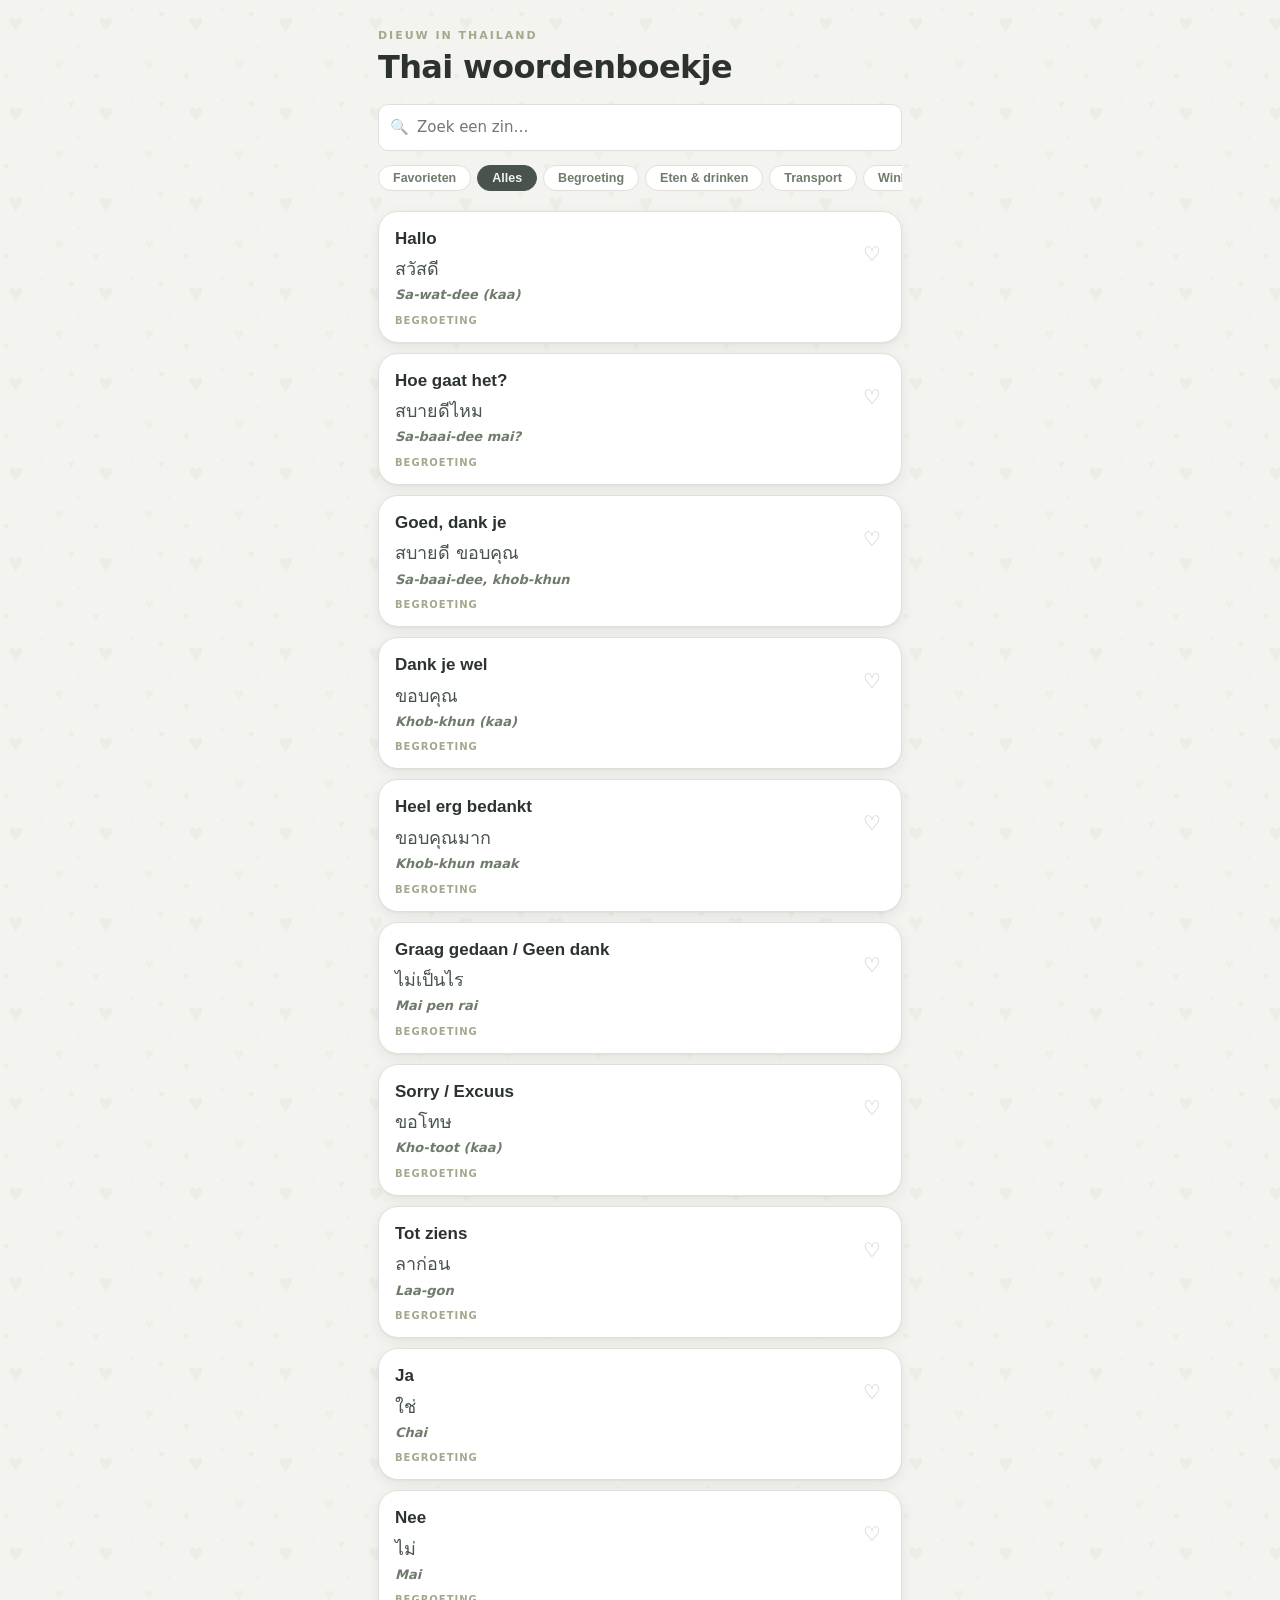
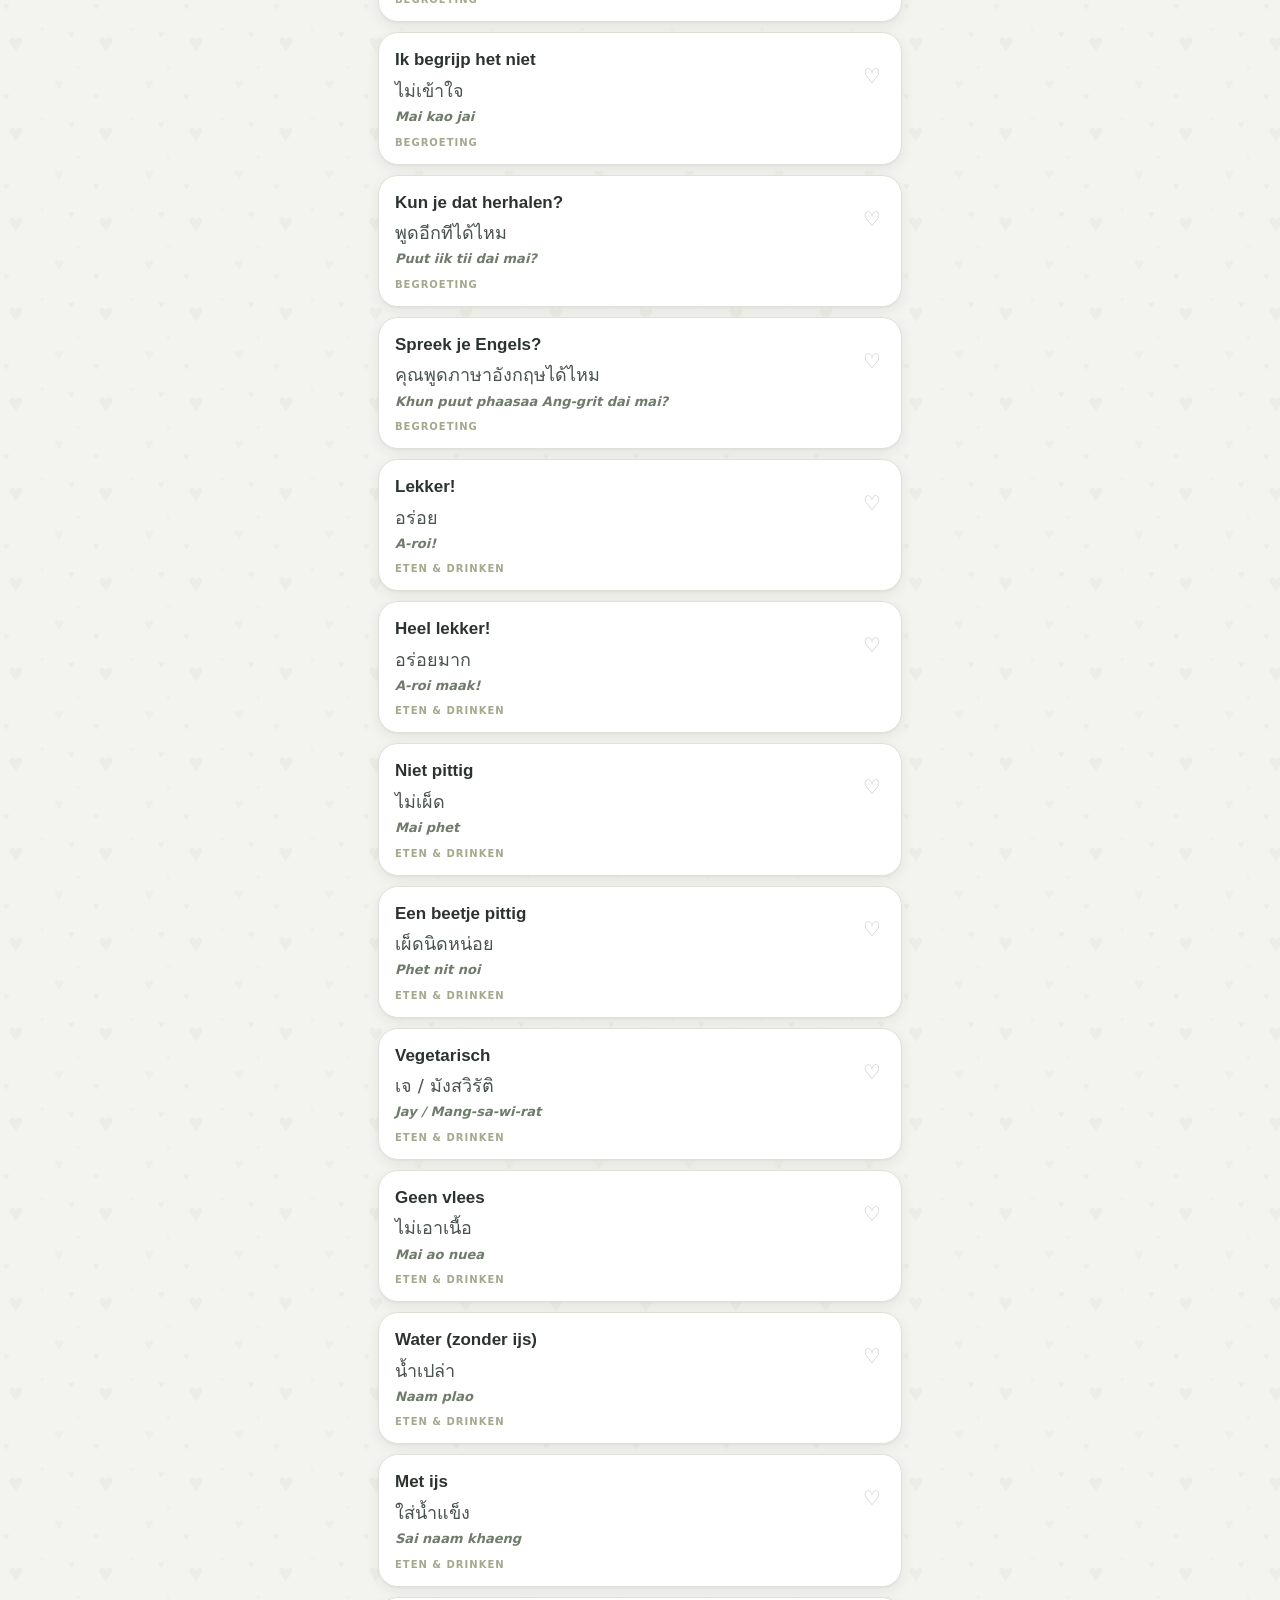
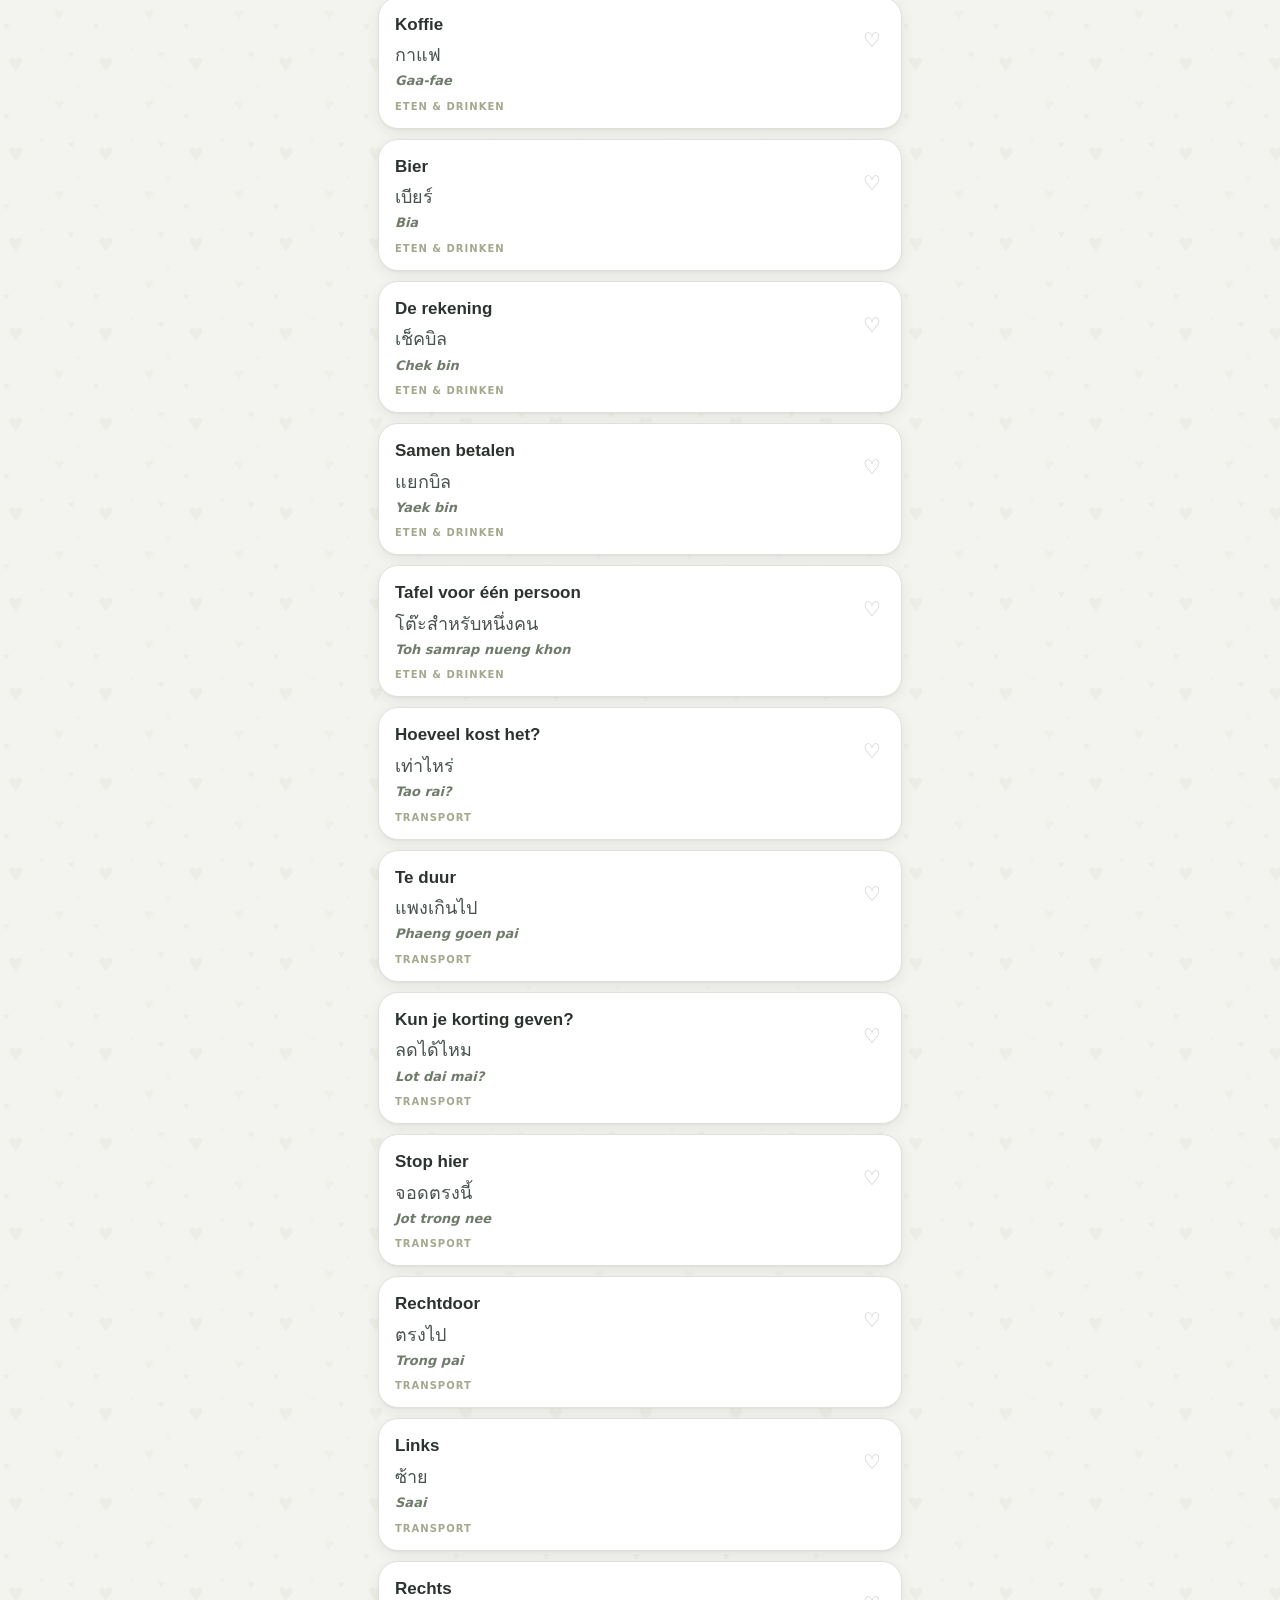
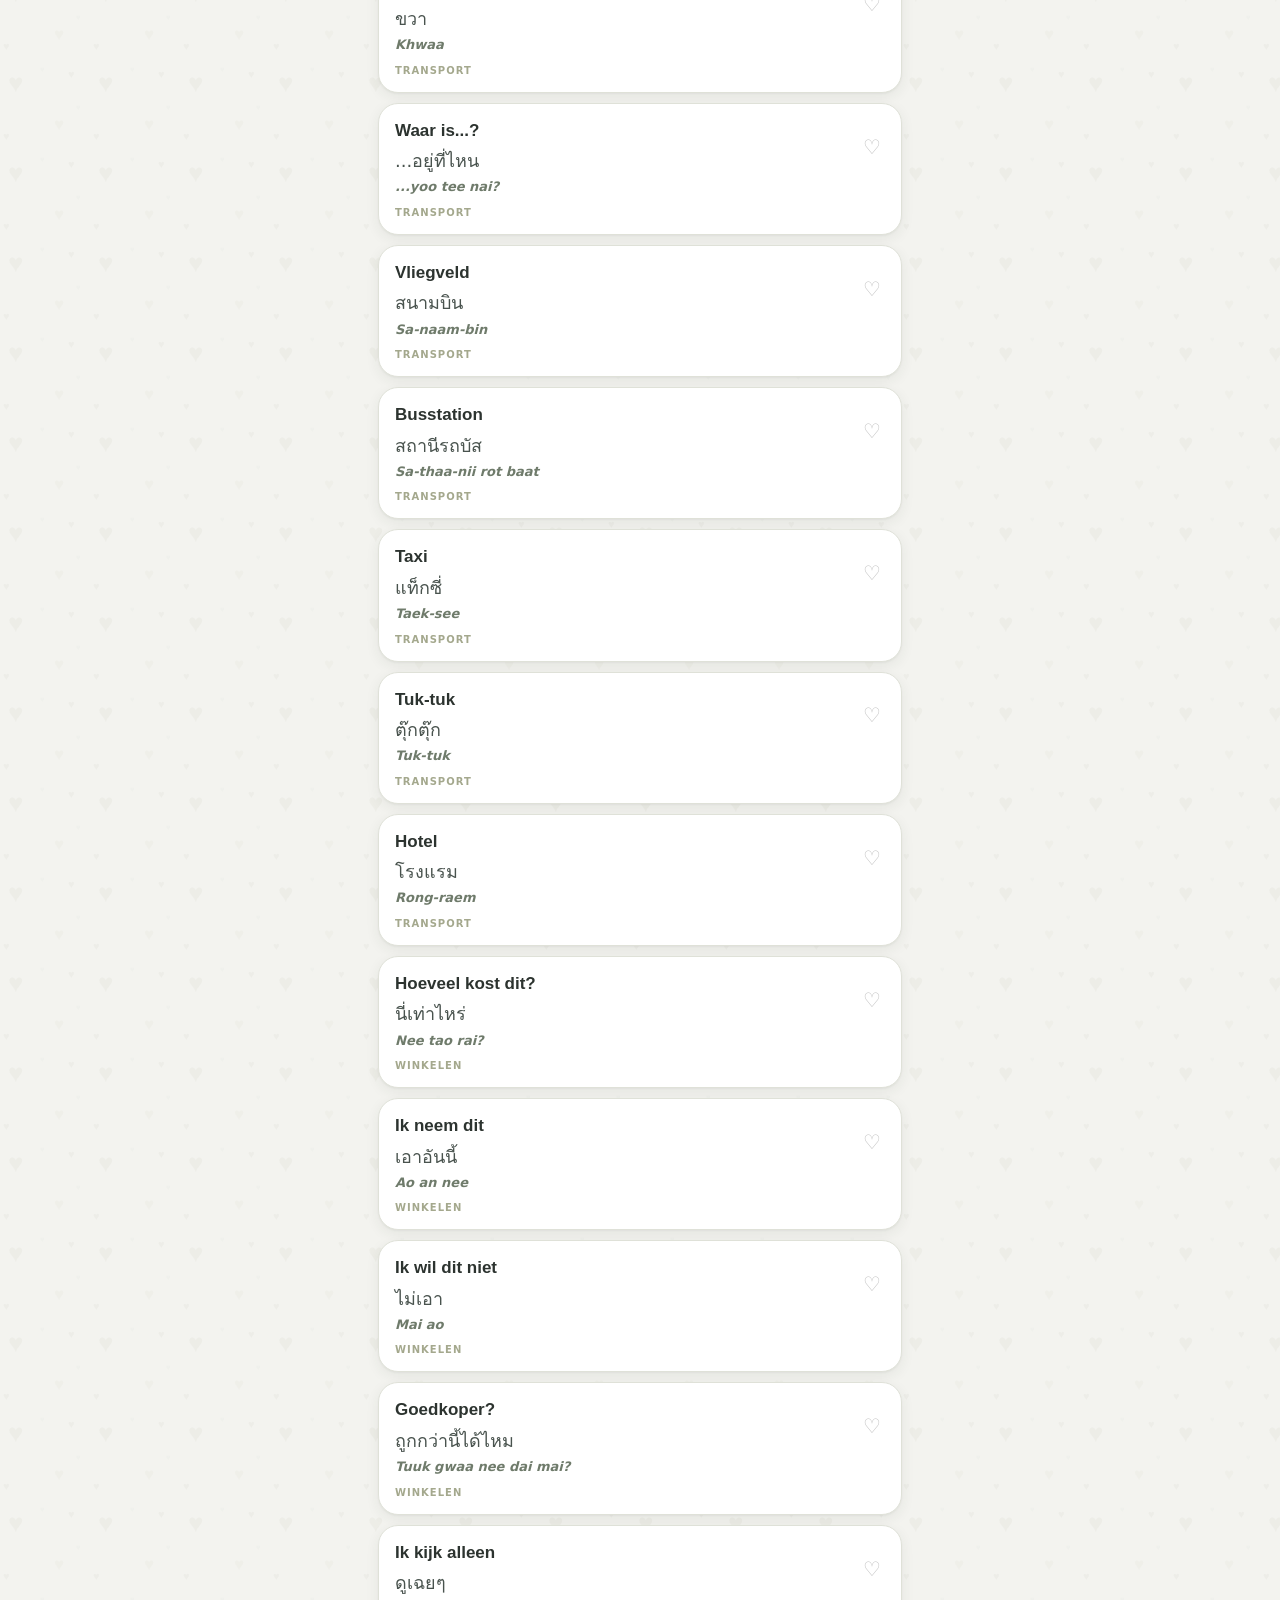
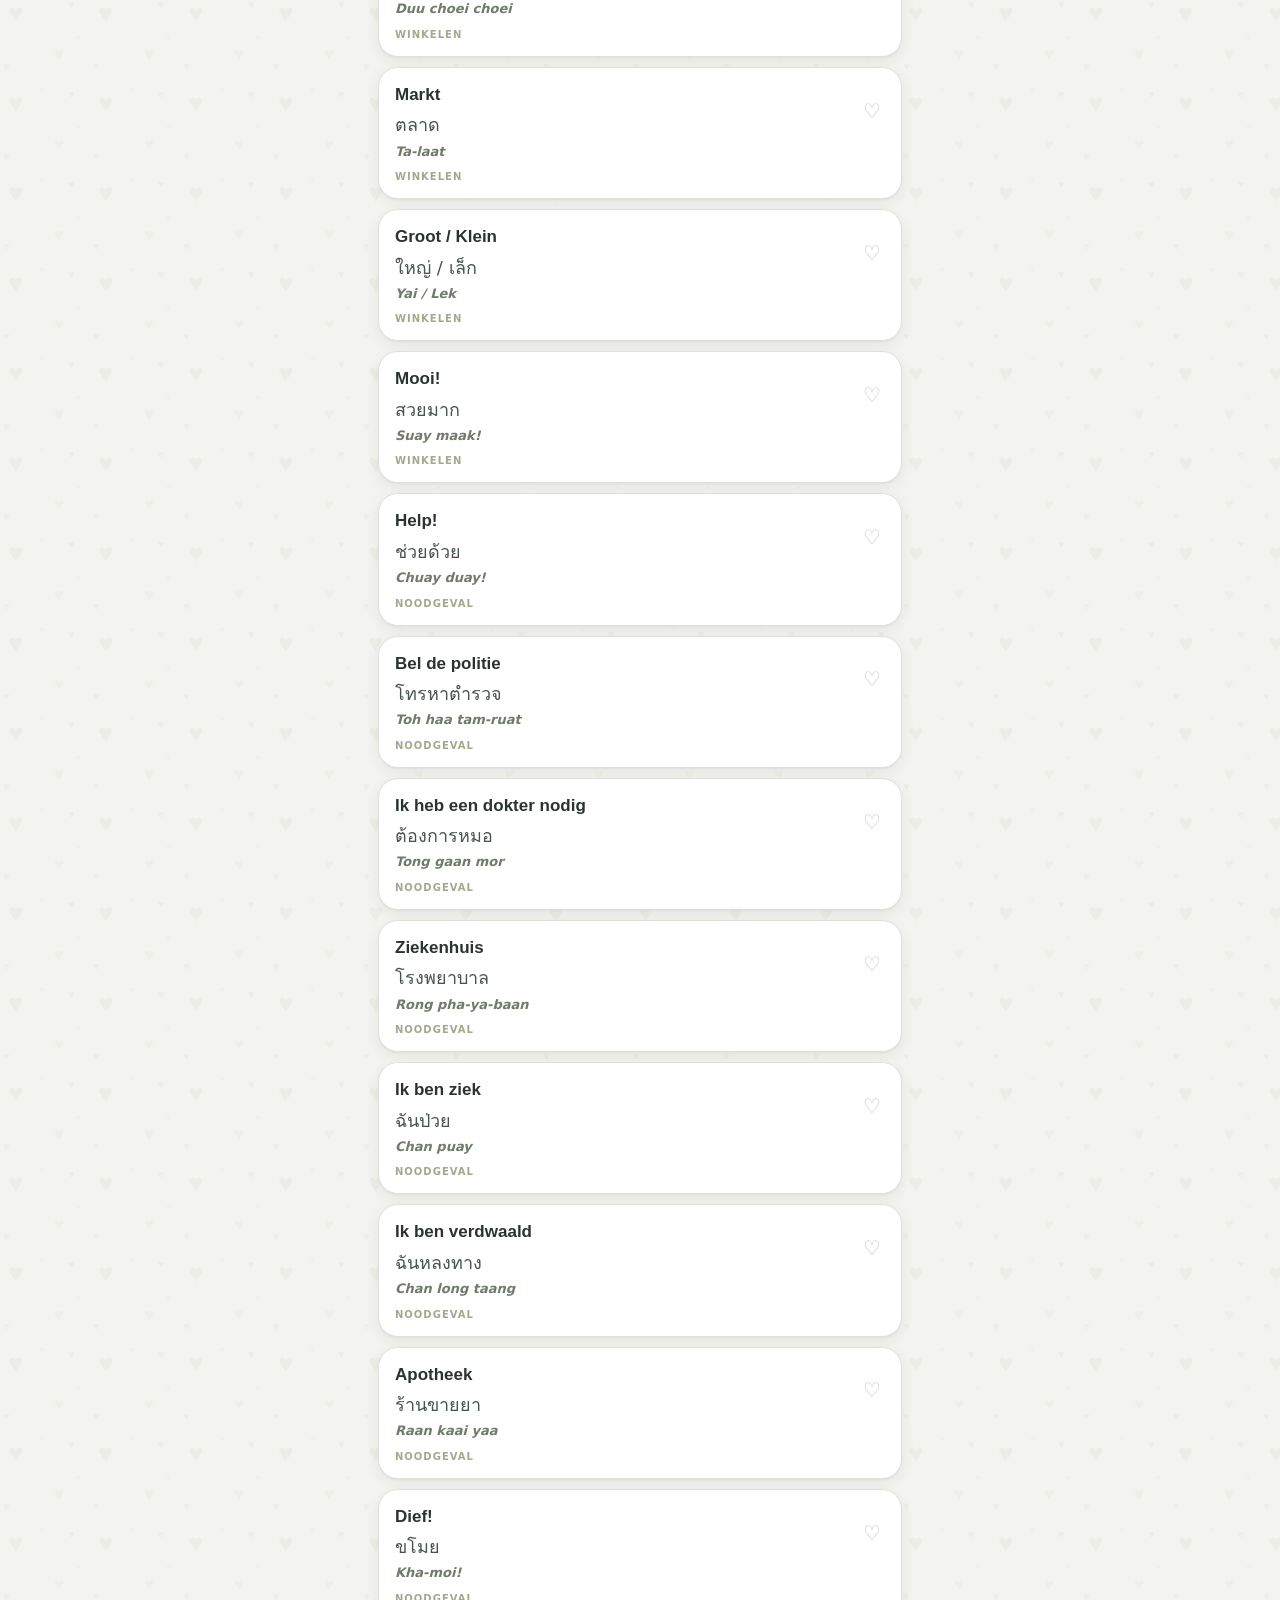
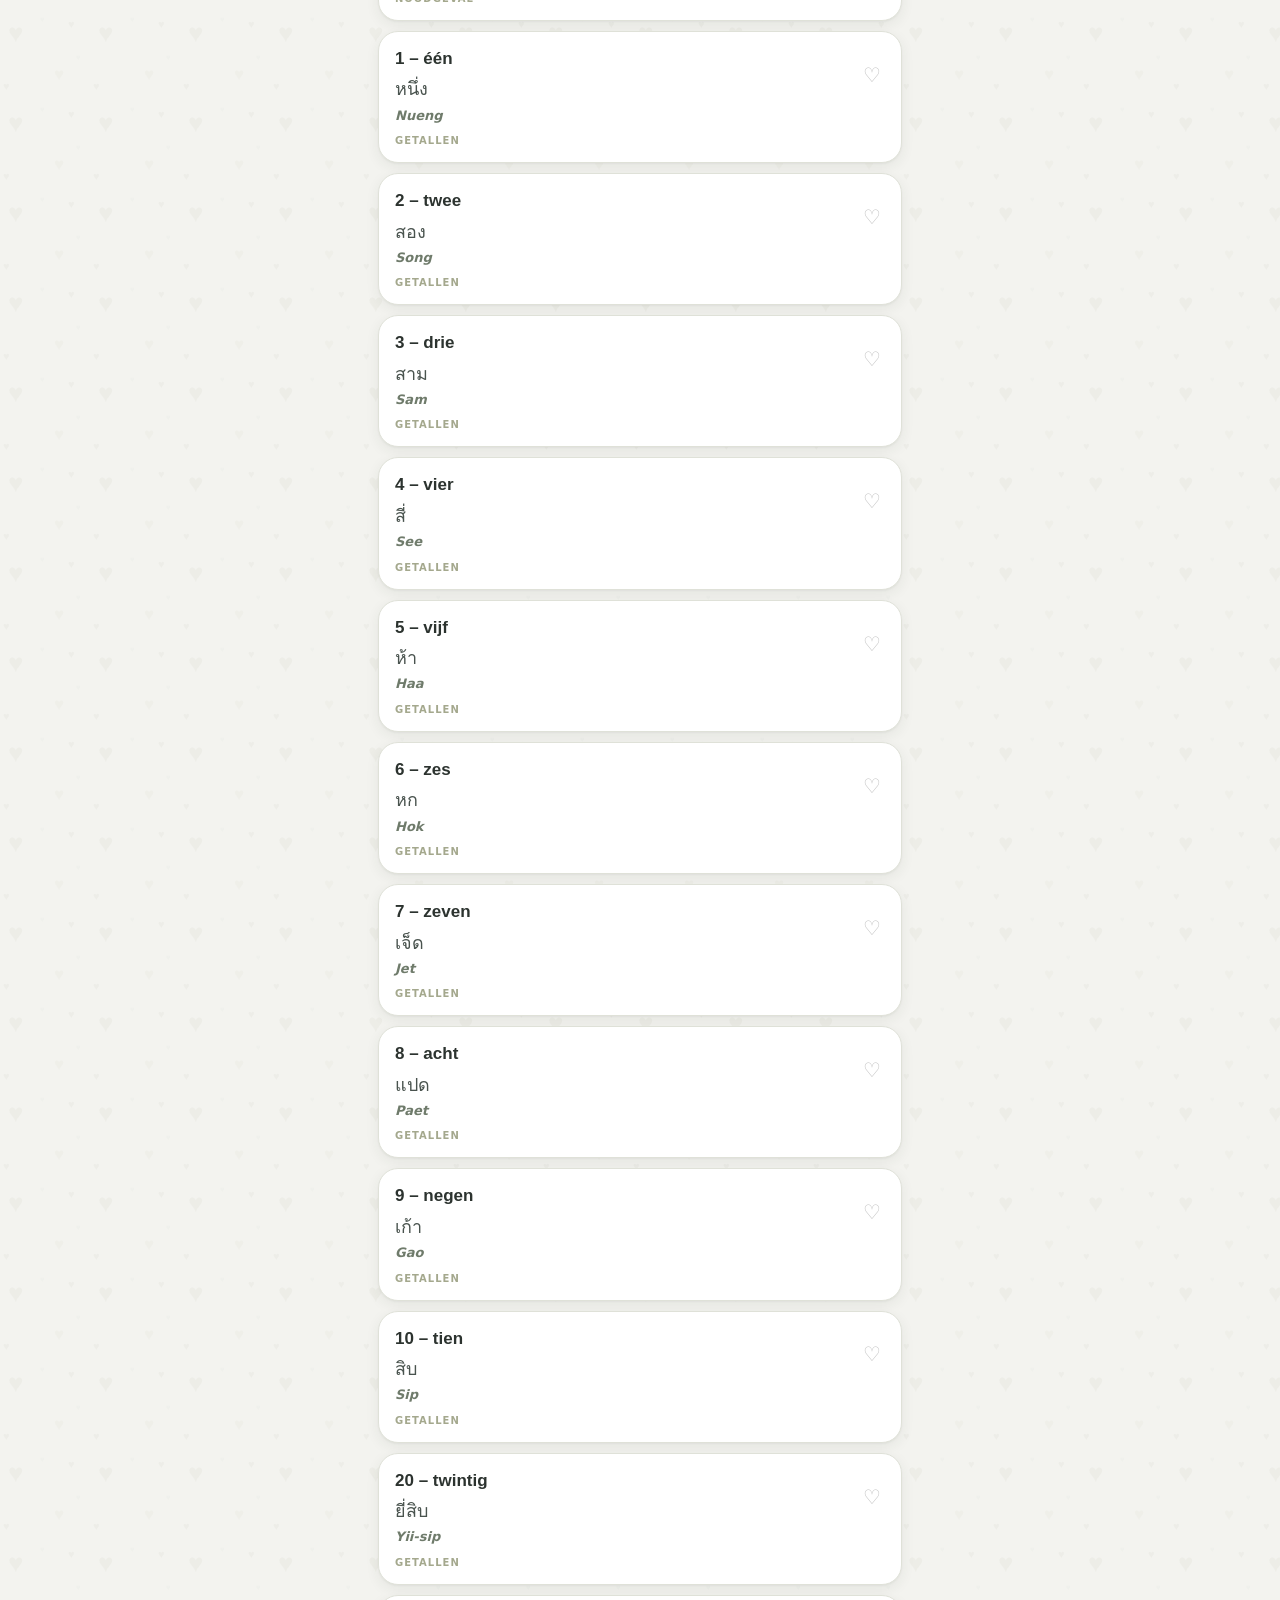
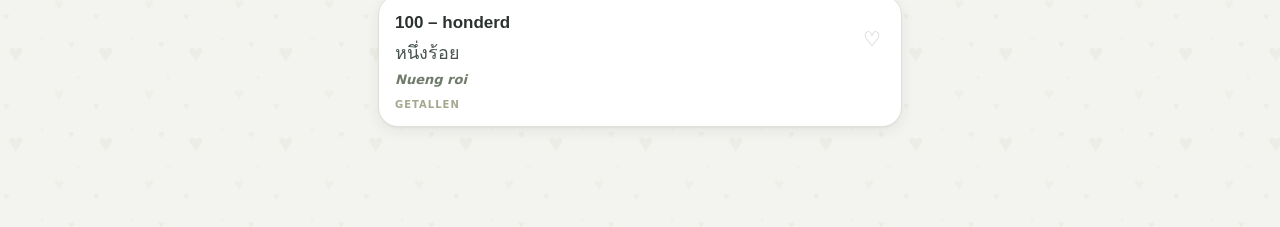
<file: woordenboekje.html>
<!DOCTYPE html>
<html lang="nl">
<head>
  <meta charset="UTF-8" />
  <link rel="icon" href="data:image/svg+xml,<svg xmlns='http://www.w3.org/2000/svg' viewBox='0 0 100 100'><text y='.9em' font-size='90'>🇹🇭</text></svg>">
  <meta name="viewport" content="width=device-width, initial-scale=1" />
  <meta name="robots" content="noindex" />
  <title>Thai woordenboekje — Dieuw in Thailand</title>
  <link rel="stylesheet" href="css/style.css?v=20260806c" />
  <style>
    .wb-zoek-wrap {
      position: relative;
      margin: 18px 0 4px;
    }
    .wb-zoek {
      width: 100%;
      font: inherit;
      font-size: 15px;
      border: 1.5px solid var(--lijn);
      border-radius: 10px;
      padding: 11px 14px 11px 38px;
      background: var(--kaart);
      color: var(--inkt);
      box-sizing: border-box;
      transition: border-color 0.15s;
    }
    .wb-zoek:focus {
      outline: 2px solid var(--moonstone);
      outline-offset: 1px;
      border-color: var(--moonstone);
    }
    .wb-zoek-icoon {
      position: absolute;
      left: 12px;
      top: 50%;
      transform: translateY(-50%);
      font-size: 15px;
      pointer-events: none;
      opacity: 0.5;
    }

    .wb-tabs {
      display: flex;
      gap: 6px;
      overflow-x: auto;
      padding-bottom: 2px;
      margin: 14px 0 18px;
      scrollbar-width: none;
    }
    .wb-tabs::-webkit-scrollbar { display: none; }

    .wb-tab {
      font-family: "Space Grotesk", sans-serif;
      font-size: 12.5px;
      font-weight: 600;
      white-space: nowrap;
      border: 1.5px solid var(--lijn);
      border-radius: 99px;
      padding: 5px 14px;
      background: var(--kaart);
      color: var(--inkt-zacht);
      cursor: pointer;
      transition: background 0.12s, color 0.12s, border-color 0.12s;
      flex-shrink: 0;
    }
    .wb-tab:hover { background: var(--accent-zacht); color: var(--inkt); }
    .wb-tab--actief {
      background: var(--blackhills);
      color: #f2f3ee;
      border-color: var(--blackhills);
    }

    .wb-grid {
      display: flex;
      flex-direction: column;
      gap: 10px;
    }

    .wb-kaart {
      background: var(--kaart);
      border: 1px solid var(--lijn);
      border-radius: var(--radius);
      box-shadow: var(--schaduw);
      padding: 14px 16px;
      display: grid;
      grid-template-columns: 1fr auto;
      gap: 2px 12px;
    }

    .wb-nl {
      font-family: "Space Grotesk", sans-serif;
      font-size: 17px;
      font-weight: 700;
      color: var(--inkt);
      grid-column: 1;
      align-self: center;
    }

    .wb-fav {
      grid-column: 2;
      grid-row: 1 / 3;
      align-self: center;
      background: none;
      border: none;
      cursor: pointer;
      font-size: 20px;
      line-height: 1;
      padding: 4px;
      opacity: 0.25;
      transition: opacity 0.15s, transform 0.12s;
    }
    .wb-fav:hover { opacity: 0.6; transform: scale(1.15); }
    .wb-fav--actief { opacity: 1; }

    .wb-thai {
      grid-column: 1;
      font-size: 18px;
      color: var(--blackhills);
      margin: 3px 0 2px;
      line-height: 1.4;
    }

    .wb-uitspraak {
      grid-column: 1;
      font-size: 13px;
      color: var(--moonstone);
      font-weight: 600;
      font-style: italic;
    }

    .wb-cat-badge {
      grid-column: 1;
      display: inline-block;
      font-size: 10px;
      font-weight: 700;
      letter-spacing: 0.1em;
      text-transform: uppercase;
      color: var(--landscape);
      margin-top: 6px;
    }

    .wb-leeg {
      text-align: center;
      padding: 40px 0;
      color: var(--inkt-zacht);
      font-size: 14.5px;
    }
  </style>
</head>
<body>
  <div class="wrap">
    <header class="site">
      <div class="eyebrow">DIEUW IN THAILAND</div>
      <h1>Thai woordenboekje</h1>
    </header>

    <div class="wb-zoek-wrap">
      <span class="wb-zoek-icoon">🔍</span>
      <input class="wb-zoek" type="search" id="wb-zoek" placeholder="Zoek een zin…" />
    </div>

    <div class="wb-tabs" id="wb-tabs"></div>
    <div class="wb-grid" id="wb-grid"></div>
  </div>

  <script src="js/config.js"></script>
  <script src="js/kandidaten.js"></script>
  <script src="js/nav.js?v=20260806c"></script>
  <script>
    const ZINNEN = [
      // Begroeting
      { nl: "Hallo",                  thai: "สวัสดี",           uitspraak: "Sa-wat-dee (kaa)",      cat: "Begroeting" },
      { nl: "Hoe gaat het?",          thai: "สบายดีไหม",        uitspraak: "Sa-baai-dee mai?",      cat: "Begroeting" },
      { nl: "Goed, dank je",          thai: "สบายดี ขอบคุณ",    uitspraak: "Sa-baai-dee, khob-khun", cat: "Begroeting" },
      { nl: "Dank je wel",            thai: "ขอบคุณ",           uitspraak: "Khob-khun (kaa)",       cat: "Begroeting" },
      { nl: "Heel erg bedankt",       thai: "ขอบคุณมาก",        uitspraak: "Khob-khun maak",        cat: "Begroeting" },
      { nl: "Graag gedaan / Geen dank", thai: "ไม่เป็นไร",      uitspraak: "Mai pen rai",           cat: "Begroeting" },
      { nl: "Sorry / Excuus",         thai: "ขอโทษ",            uitspraak: "Kho-toot (kaa)",        cat: "Begroeting" },
      { nl: "Tot ziens",              thai: "ลาก่อน",           uitspraak: "Laa-gon",               cat: "Begroeting" },
      { nl: "Ja",                     thai: "ใช่",              uitspraak: "Chai",                  cat: "Begroeting" },
      { nl: "Nee",                    thai: "ไม่",              uitspraak: "Mai",                   cat: "Begroeting" },
      { nl: "Ik begrijp het niet",    thai: "ไม่เข้าใจ",        uitspraak: "Mai kao jai",           cat: "Begroeting" },
      { nl: "Kun je dat herhalen?",   thai: "พูดอีกทีได้ไหม",   uitspraak: "Puut iik tii dai mai?", cat: "Begroeting" },
      { nl: "Spreek je Engels?",      thai: "คุณพูดภาษาอังกฤษได้ไหม", uitspraak: "Khun puut phaasaa Ang-grit dai mai?", cat: "Begroeting" },

      // Eten & drinken
      { nl: "Lekker!",               thai: "อร่อย",            uitspraak: "A-roi!",                cat: "Eten & drinken" },
      { nl: "Heel lekker!",          thai: "อร่อยมาก",         uitspraak: "A-roi maak!",           cat: "Eten & drinken" },
      { nl: "Niet pittig",           thai: "ไม่เผ็ด",          uitspraak: "Mai phet",              cat: "Eten & drinken" },
      { nl: "Een beetje pittig",     thai: "เผ็ดนิดหน่อย",     uitspraak: "Phet nit noi",          cat: "Eten & drinken" },
      { nl: "Vegetarisch",           thai: "เจ / มังสวิรัติ",  uitspraak: "Jay / Mang-sa-wi-rat",  cat: "Eten & drinken" },
      { nl: "Geen vlees",            thai: "ไม่เอาเนื้อ",      uitspraak: "Mai ao nuea",           cat: "Eten & drinken" },
      { nl: "Water (zonder ijs)",    thai: "น้ำเปล่า",         uitspraak: "Naam plao",             cat: "Eten & drinken" },
      { nl: "Met ijs",               thai: "ใส่น้ำแข็ง",       uitspraak: "Sai naam khaeng",       cat: "Eten & drinken" },
      { nl: "Koffie",                thai: "กาแฟ",             uitspraak: "Gaa-fae",               cat: "Eten & drinken" },
      { nl: "Bier",                  thai: "เบียร์",           uitspraak: "Bia",                   cat: "Eten & drinken" },
      { nl: "De rekening",           thai: "เช็คบิล",          uitspraak: "Chek bin",              cat: "Eten & drinken" },
      { nl: "Samen betalen",         thai: "แยกบิล",           uitspraak: "Yaek bin",              cat: "Eten & drinken" },
      { nl: "Tafel voor één persoon", thai: "โต๊ะสำหรับหนึ่งคน", uitspraak: "Toh samrap nueng khon", cat: "Eten & drinken" },

      // Transport
      { nl: "Hoeveel kost het?",     thai: "เท่าไหร่",          uitspraak: "Tao rai?",              cat: "Transport" },
      { nl: "Te duur",               thai: "แพงเกินไป",         uitspraak: "Phaeng goen pai",       cat: "Transport" },
      { nl: "Kun je korting geven?", thai: "ลดได้ไหม",          uitspraak: "Lot dai mai?",          cat: "Transport" },
      { nl: "Stop hier",             thai: "จอดตรงนี้",         uitspraak: "Jot trong nee",         cat: "Transport" },
      { nl: "Rechtdoor",             thai: "ตรงไป",             uitspraak: "Trong pai",             cat: "Transport" },
      { nl: "Links",                 thai: "ซ้าย",              uitspraak: "Saai",                  cat: "Transport" },
      { nl: "Rechts",                thai: "ขวา",               uitspraak: "Khwaa",                 cat: "Transport" },
      { nl: "Waar is...?",           thai: "...อยู่ที่ไหน",     uitspraak: "...yoo tee nai?",       cat: "Transport" },
      { nl: "Vliegveld",             thai: "สนามบิน",           uitspraak: "Sa-naam-bin",           cat: "Transport" },
      { nl: "Busstation",            thai: "สถานีรถบัส",        uitspraak: "Sa-thaa-nii rot baat",  cat: "Transport" },
      { nl: "Taxi",                  thai: "แท็กซี่",           uitspraak: "Taek-see",              cat: "Transport" },
      { nl: "Tuk-tuk",               thai: "ตุ๊กตุ๊ก",          uitspraak: "Tuk-tuk",               cat: "Transport" },
      { nl: "Hotel",                 thai: "โรงแรม",            uitspraak: "Rong-raem",             cat: "Transport" },

      // Winkelen
      { nl: "Hoeveel kost dit?",     thai: "นี่เท่าไหร่",       uitspraak: "Nee tao rai?",          cat: "Winkelen" },
      { nl: "Ik neem dit",           thai: "เอาอันนี้",         uitspraak: "Ao an nee",             cat: "Winkelen" },
      { nl: "Ik wil dit niet",       thai: "ไม่เอา",            uitspraak: "Mai ao",                cat: "Winkelen" },
      { nl: "Goedkoper?",            thai: "ถูกกว่านี้ได้ไหม",  uitspraak: "Tuuk gwaa nee dai mai?", cat: "Winkelen" },
      { nl: "Ik kijk alleen",        thai: "ดูเฉยๆ",            uitspraak: "Duu choei choei",       cat: "Winkelen" },
      { nl: "Markt",                 thai: "ตลาด",              uitspraak: "Ta-laat",               cat: "Winkelen" },
      { nl: "Groot / Klein",         thai: "ใหญ่ / เล็ก",       uitspraak: "Yai / Lek",             cat: "Winkelen" },
      { nl: "Mooi!",                 thai: "สวยมาก",            uitspraak: "Suay maak!",            cat: "Winkelen" },

      // Noodgeval
      { nl: "Help!",                 thai: "ช่วยด้วย",          uitspraak: "Chuay duay!",           cat: "Noodgeval" },
      { nl: "Bel de politie",        thai: "โทรหาตำรวจ",        uitspraak: "Toh haa tam-ruat",      cat: "Noodgeval" },
      { nl: "Ik heb een dokter nodig", thai: "ต้องการหมอ",      uitspraak: "Tong gaan mor",         cat: "Noodgeval" },
      { nl: "Ziekenhuis",            thai: "โรงพยาบาล",         uitspraak: "Rong pha-ya-baan",      cat: "Noodgeval" },
      { nl: "Ik ben ziek",           thai: "ฉันป่วย",           uitspraak: "Chan puay",             cat: "Noodgeval" },
      { nl: "Ik ben verdwaald",      thai: "ฉันหลงทาง",         uitspraak: "Chan long taang",       cat: "Noodgeval" },
      { nl: "Apotheek",              thai: "ร้านขายยา",          uitspraak: "Raan kaai yaa",         cat: "Noodgeval" },
      { nl: "Dief!",                 thai: "ขโมย",              uitspraak: "Kha-moi!",              cat: "Noodgeval" },

      // Getallen
      { nl: "1 – één",              thai: "หนึ่ง",             uitspraak: "Nueng",                 cat: "Getallen" },
      { nl: "2 – twee",             thai: "สอง",               uitspraak: "Song",                  cat: "Getallen" },
      { nl: "3 – drie",             thai: "สาม",               uitspraak: "Sam",                   cat: "Getallen" },
      { nl: "4 – vier",             thai: "สี่",               uitspraak: "See",                   cat: "Getallen" },
      { nl: "5 – vijf",             thai: "ห้า",               uitspraak: "Haa",                   cat: "Getallen" },
      { nl: "6 – zes",              thai: "หก",                uitspraak: "Hok",                   cat: "Getallen" },
      { nl: "7 – zeven",            thai: "เจ็ด",              uitspraak: "Jet",                   cat: "Getallen" },
      { nl: "8 – acht",             thai: "แปด",               uitspraak: "Paet",                  cat: "Getallen" },
      { nl: "9 – negen",            thai: "เก้า",              uitspraak: "Gao",                   cat: "Getallen" },
      { nl: "10 – tien",            thai: "สิบ",               uitspraak: "Sip",                   cat: "Getallen" },
      { nl: "20 – twintig",         thai: "ยี่สิบ",            uitspraak: "Yii-sip",              cat: "Getallen" },
      { nl: "100 – honderd",        thai: "หนึ่งร้อย",         uitspraak: "Nueng roi",             cat: "Getallen" },
    ];

    const CATS = ["Favorieten", "Alles", ...new Set(ZINNEN.map(z => z.cat))];
    let actieveCat  = "Alles";
    let zoekTekst   = "";

    function getFavorieten() {
      try { return JSON.parse(localStorage.getItem("wb-favorieten") || "[]"); } catch { return []; }
    }

    function toggleFavoriet(index) {
      const favs = getFavorieten();
      const i = favs.indexOf(index);
      if (i === -1) favs.push(index); else favs.splice(i, 1);
      localStorage.setItem("wb-favorieten", JSON.stringify(favs));
      render();
    }

    function renderTabs() {
      const el = document.getElementById("wb-tabs");
      el.innerHTML = CATS.map(cat =>
        `<button class="wb-tab${cat === actieveCat ? " wb-tab--actief" : ""}" data-cat="${cat}">${cat}</button>`
      ).join("");
      el.querySelectorAll(".wb-tab").forEach(btn => {
        btn.addEventListener("click", () => {
          actieveCat = btn.dataset.cat;
          render();
        });
      });
    }

    function render() {
      renderTabs();
      const favs   = getFavorieten();
      const query  = zoekTekst.toLowerCase();

      let gefilterd = ZINNEN.map((z, i) => ({ ...z, index: i }));

      if (actieveCat === "Favorieten") {
        gefilterd = gefilterd.filter(z => favs.includes(z.index));
      } else if (actieveCat !== "Alles") {
        gefilterd = gefilterd.filter(z => z.cat === actieveCat);
      }

      if (query) {
        gefilterd = gefilterd.filter(z =>
          z.nl.toLowerCase().includes(query) ||
          z.uitspraak.toLowerCase().includes(query) ||
          z.thai.includes(query)
        );
      }

      const grid = document.getElementById("wb-grid");

      if (!gefilterd.length) {
        grid.innerHTML = `<div class="wb-leeg">${actieveCat === "Favorieten" ? "Nog geen favorieten — tik op ♡ om ze op te slaan." : "Geen zinnen gevonden."}</div>`;
        return;
      }

      grid.innerHTML = gefilterd.map(z => {
        const isFav = favs.includes(z.index);
        return `<div class="wb-kaart">
          <div class="wb-nl">${z.nl}</div>
          <button class="wb-fav${isFav ? " wb-fav--actief" : ""}" data-index="${z.index}" aria-label="Favoriet">${isFav ? "♥" : "♡"}</button>
          <div class="wb-thai">${z.thai}</div>
          <div class="wb-uitspraak">${z.uitspraak}</div>
          <div class="wb-cat-badge">${z.cat}</div>
        </div>`;
      }).join("");

      grid.querySelectorAll(".wb-fav").forEach(btn => {
        btn.addEventListener("click", () => toggleFavoriet(parseInt(btn.dataset.index)));
      });
    }

    document.getElementById("wb-zoek").addEventListener("input", e => {
      zoekTekst = e.target.value;
      render();
    });

    render();
  </script>
</body>
</html>
</file>
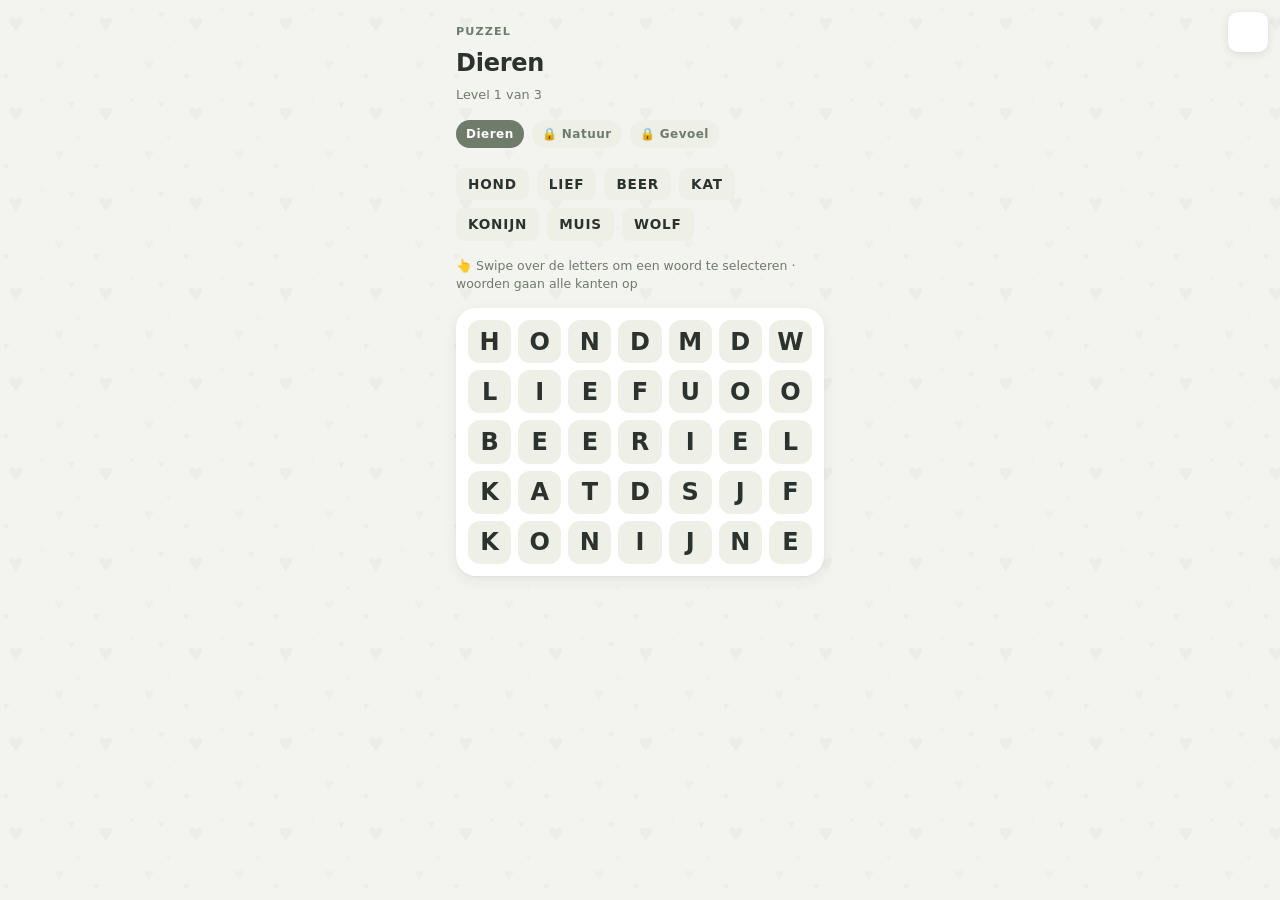
<file: woordzoeker.html>
<!DOCTYPE html>
<html lang="nl">
<head>
  <meta charset="UTF-8" />
  <link rel="icon" href="data:image/svg+xml,<svg xmlns='http://www.w3.org/2000/svg' viewBox='0 0 100 100'><text y='.9em' font-size='90'>🔍</text></svg>">
  <meta name="viewport" content="width=device-width, initial-scale=1" />
  <meta name="robots" content="noindex" />
  <title>Woordzoeker · Dieuw in Thailand</title>
  <link rel="stylesheet" href="css/style.css?v=20260806c" />
  <style>
    .wz-wrap {
      max-width: 400px;
      margin: 0 auto;
      padding: 0 16px 40px;
    }

    .wz-header {
      padding: 24px 0 16px;
    }

    .wz-eyebrow {
      font-size: 0.7rem;
      font-weight: 700;
      letter-spacing: 0.1em;
      color: var(--inkt-zacht);
      text-transform: uppercase;
      margin-bottom: 4px;
    }

    .wz-niveau {
      font-size: 1.5rem;
      font-weight: 800;
      color: var(--inkt);
      margin: 0 0 4px;
    }

    .wz-voortgang {
      font-size: 0.8rem;
      color: var(--inkt-zacht);
      margin-bottom: 16px;
    }

    /* Woordenlijst */
    .wz-woordlijst {
      display: flex;
      flex-wrap: wrap;
      gap: 8px;
      margin-bottom: 16px;
    }

    .wz-woord {
      background: var(--accent-zacht);
      border-radius: 8px;
      padding: 6px 12px;
      font-size: 0.85rem;
      font-weight: 700;
      color: var(--inkt);
      letter-spacing: 0.06em;
      transition: background 0.25s, color 0.25s, opacity 0.25s;
    }

    .wz-woord--gevonden {
      background: var(--blackhills);
      color: var(--papier);
      text-decoration: line-through;
      opacity: 0.6;
    }

    /* Grid */
    .wz-grid-wrap {
      background: var(--kaart);
      border-radius: var(--radius);
      box-shadow: var(--schaduw);
      padding: 12px;
      margin-bottom: 16px;
      touch-action: none;
      -webkit-user-select: none;
      user-select: none;
    }

    .wz-grid {
      display: grid;
      gap: 7px;
    }

    .wz-cel {
      aspect-ratio: 1;
      display: flex;
      align-items: center;
      justify-content: center;
      font-size: 1.5rem;
      font-weight: 800;
      border-radius: 12px;
      background: var(--accent-zacht);
      color: var(--inkt);
      border: 2px solid transparent;
      transition: background 0.12s, color 0.12s, border-color 0.12s, transform 0.1s;
      cursor: default;
    }

    .wz-cel--select {
      background: var(--moonstone);
      color: #fff;
      border-color: var(--moonstone);
      transform: scale(1.07);
      z-index: 1;
      position: relative;
    }

    .wz-cel--gevonden {
      background: var(--blackhills);
      color: var(--papier);
      border-color: var(--blackhills);
    }

    .wz-cel--geheim {
      background: #d4a843;
      color: #fff;
      border-color: #c49a33;
      animation: wz-pulse 1.2s ease-in-out infinite;
    }

    .wz-cel--fout {
      animation: wz-schud 0.28s ease;
    }

    @keyframes wz-pulse {
      0%, 100% { opacity: 1; }
      50% { opacity: 0.75; }
    }

    @keyframes wz-schud {
      0%, 100% { transform: translateX(0); }
      25% { transform: translateX(-5px); }
      75% { transform: translateX(5px); }
    }

    /* Geheim woord sectie */
    .wz-geheim {
      background: var(--kaart);
      border-radius: var(--radius-sm);
      box-shadow: var(--schaduw);
      padding: 16px;
      margin-bottom: 12px;
      display: none;
    }

    .wz-geheim--zichtbaar {
      display: block;
      animation: pagina-in 0.3s ease both;
    }

    .wz-geheim-label {
      font-size: 0.85rem;
      color: var(--inkt-zacht);
      margin-bottom: 10px;
      line-height: 1.4;
    }

    .wz-geheim-invoer-rij {
      display: flex;
      gap: 8px;
    }

    .wz-geheim-input {
      flex: 1;
      padding: 10px 14px;
      border-radius: var(--radius-sm);
      border: 2px solid var(--lijn);
      font-size: 1rem;
      font-weight: 700;
      letter-spacing: 0.12em;
      text-transform: uppercase;
      background: var(--papier);
      color: var(--inkt);
      outline: none;
      font-family: inherit;
    }

    .wz-geheim-input:focus {
      border-color: var(--moonstone);
    }

    .wz-geheim-input:disabled {
      opacity: 0.6;
    }

    .wz-geheim-knop {
      padding: 10px 16px;
      border-radius: var(--radius-sm);
      background: var(--blackhills);
      color: var(--papier);
      border: none;
      font-size: 0.9rem;
      font-weight: 700;
      cursor: pointer;
      font-family: inherit;
      white-space: nowrap;
    }

    .wz-feedback {
      margin-top: 10px;
      font-size: 0.85rem;
      font-weight: 700;
      padding: 8px 12px;
      border-radius: 8px;
      display: none;
    }

    .wz-feedback--goed {
      display: block;
      background: #d4edda;
      color: #1a5c2a;
    }

    .wz-feedback--fout {
      display: block;
      background: #fde8e8;
      color: #8b1a1a;
    }

    /* Volgende level knop */
    .wz-volgende {
      width: 100%;
      padding: 14px;
      border-radius: var(--radius-sm);
      background: var(--blackhills);
      color: var(--papier);
      border: none;
      font-size: 1rem;
      font-weight: 700;
      cursor: pointer;
      font-family: inherit;
      display: none;
      margin-top: 4px;
    }

    /* Level indicator */
    .wz-levels {
      display: flex;
      gap: 8px;
      margin-top: 10px;
      margin-bottom: 4px;
    }

    .wz-level-pill {
      display: flex;
      align-items: center;
      gap: 5px;
      padding: 5px 10px;
      border-radius: 20px;
      font-size: 0.75rem;
      font-weight: 700;
      letter-spacing: 0.04em;
    }

    .wz-level-pill--klaar {
      background: var(--blackhills);
      color: var(--papier);
    }

    .wz-level-pill--actief {
      background: var(--moonstone);
      color: #fff;
    }

    .wz-level-pill--slot {
      background: var(--accent-zacht);
      color: var(--inkt-zacht);
    }

    /* Swipe tip */
    .wz-tip {
      font-size: 0.78rem;
      color: var(--inkt-zacht);
      margin: 0 0 14px;
      display: flex;
      align-items: center;
      gap: 5px;
    }

    /* Klaar scherm */
    .wz-klaar {
      text-align: center;
      padding: 48px 24px;
      display: none;
    }

    .wz-klaar-emoji {
      font-size: 3.5rem;
      display: block;
      margin-bottom: 16px;
    }

    .wz-klaar-kop {
      font-size: 1.4rem;
      font-weight: 800;
      color: var(--inkt);
      margin-bottom: 8px;
    }

    .wz-klaar-sub {
      font-size: 0.95rem;
      color: var(--inkt-zacht);
    }
  </style>
</head>
<body>
  <div class="wrap">
    <div class="wz-wrap">
      <div class="wz-header">
        <div class="wz-eyebrow">Puzzel</div>
        <h1 class="wz-niveau" id="wz-niveau">Woordzoeker</h1>
        <div class="wz-voortgang" id="wz-voortgang"></div>
        <div class="wz-levels" id="wz-levels"></div>
      </div>

      <div id="wz-spel"></div>

      <div class="wz-klaar" id="wz-klaar">
        <span class="wz-klaar-emoji">🎉</span>
        <div class="wz-klaar-kop">Je hebt alle levels gehaald!</div>
        <div class="wz-klaar-sub">Je bent geweldig ❤️</div>
      </div>
    </div>
  </div>

  <script src="js/config.js"></script>
  <script src="js/nav.js?v=20260806c"></script>
  <script>
  (() => {
    /*
      Woorden gaan horizontaal (→ of ←) en verticaal (↓).
      De overgebleven cellen, gelezen van links naar rechts / boven naar beneden,
      spellen het geheime woord.

      Level 1 (5×7) — Dieren — geheim: DOEDJE
             0  1  2  3  4  5  6
        r0:  H  O  N  D  M [D] W   HOND→, MUIS↓(col4), WOLF↓(col6)
        r1:  L  I  E  F  U [O] O   LIEF→
        r2:  B  E  E  R  I [E] L   BEER→
        r3:  K  A  T [D] S [J] F   KAT→
        r4:  K  O  N  I  J  N [E]  KONIJN→

      Level 2 (6×6) — Natuur — geheim: SCHAT
             0  1  2  3  4  5
        r0:  S  T  E  R [S][C]  STER→, SLANG↓(col0)
        r1:  L [H][A] N  O  Z   ZON← (r-t-l)
        r2:  A  R  O  O  S  G   ROOS→, GOLF↓(col5)
        r3:  N  V  U  U  R  O   VUUR→
        r4:  G  M  A  A  N  L   MAAN→
        r5:  B  O  O  M [T] F   BOOM→

      Level 3 (7×7) — Gevoel — geheim: VERLIEFD
             0  1  2  3  4  5  6
        r0:  H  A  R  T  T [V] F   HART→, TROTS↓(col4), FIJN↓(col6)
        r1:  R  U  S  T  R [E] I   RUST→
        r2:  L  A  C  H  O [R] J   LACH→
        r3:  D  A  N  S  T  V  N   DANS→, VRIJ↓(col5)
        r4:  M  O  O  I  S  R [L]  MOOI→
        r5:  B  L  I  J [I] I [E]  BLIJ→
        r6:  K  N  U  S [F] J [D]  KNUS→
    */
    const LEVELS = [
      {
        naam: 'Dieren',
        kols: 7,
        grid: [
          'H','O','N','D','M','D','W',
          'L','I','E','F','U','O','O',
          'B','E','E','R','I','E','L',
          'K','A','T','D','S','J','F',
          'K','O','N','I','J','N','E',
        ],
        woorden: ['HOND','LIEF','BEER','KAT','KONIJN','MUIS','WOLF'],
        woordCellen: {
          'HOND':   [[0,0],[0,1],[0,2],[0,3]],
          'LIEF':   [[1,0],[1,1],[1,2],[1,3]],
          'BEER':   [[2,0],[2,1],[2,2],[2,3]],
          'KAT':    [[3,0],[3,1],[3,2]],
          'KONIJN': [[4,0],[4,1],[4,2],[4,3],[4,4],[4,5]],
          'MUIS':   [[0,4],[1,4],[2,4],[3,4]],
          'WOLF':   [[0,6],[1,6],[2,6],[3,6]],
        },
        geheim: 'DOEDJE',
        hint: 'Lees de goudgele letters van links naar rechts, van boven naar beneden.',
      },
      {
        naam: 'Natuur',
        kols: 6,
        grid: [
          'S','T','E','R','S','C',
          'L','H','A','N','O','Z',
          'A','R','O','O','S','G',
          'N','V','U','U','R','O',
          'G','M','A','A','N','L',
          'B','O','O','M','T','F',
        ],
        woorden: ['STER','SLANG','ZON','ROOS','VUUR','MAAN','BOOM','GOLF'],
        woordCellen: {
          'STER':  [[0,0],[0,1],[0,2],[0,3]],
          'SLANG': [[0,0],[1,0],[2,0],[3,0],[4,0]],
          'ZON':   [[1,3],[1,4],[1,5]],
          'ROOS':  [[2,1],[2,2],[2,3],[2,4]],
          'VUUR':  [[3,1],[3,2],[3,3],[3,4]],
          'MAAN':  [[4,1],[4,2],[4,3],[4,4]],
          'BOOM':  [[5,0],[5,1],[5,2],[5,3]],
          'GOLF':  [[2,5],[3,5],[4,5],[5,5]],
        },
        geheim: 'SCHAT',
        hint: 'Lees de goudgele letters van links naar rechts, van boven naar beneden.',
      },
      {
        naam: 'Gevoel',
        kols: 7,
        grid: [
          'H','A','R','T','T','V','F',
          'R','U','S','T','R','E','I',
          'L','A','C','H','O','R','J',
          'D','A','N','S','T','V','N',
          'M','O','O','I','S','R','L',
          'B','L','I','J','I','I','E',
          'K','N','U','S','F','J','D',
        ],
        woorden: ['HART','RUST','LACH','DANS','MOOI','BLIJ','KNUS','TROTS','VRIJ','FIJN'],
        woordCellen: {
          'HART':  [[0,0],[0,1],[0,2],[0,3]],
          'RUST':  [[1,0],[1,1],[1,2],[1,3]],
          'LACH':  [[2,0],[2,1],[2,2],[2,3]],
          'DANS':  [[3,0],[3,1],[3,2],[3,3]],
          'MOOI':  [[4,0],[4,1],[4,2],[4,3]],
          'BLIJ':  [[5,0],[5,1],[5,2],[5,3]],
          'KNUS':  [[6,0],[6,1],[6,2],[6,3]],
          'TROTS': [[0,4],[1,4],[2,4],[3,4],[4,4]],
          'VRIJ':  [[3,5],[4,5],[5,5],[6,5]],
          'FIJN':  [[0,6],[1,6],[2,6],[3,6]],
        },
        geheim: 'VERLIEFD',
        hint: 'Lees de goudgele letters van links naar rechts, van boven naar beneden.',
      },
    ];

    let huidigLevel = 0;
    let gevonden = new Set();
    let selectie = [];
    let bezig = false;

    function idx(r, k, kols) { return r * kols + k; }

    function render() {
      const lv = LEVELS[huidigLevel];
      const rijen = lv.grid.length / lv.kols;

      gevonden = new Set();
      selectie = [];
      bezig = false;

      document.getElementById('wz-niveau').textContent = lv.naam;
      document.getElementById('wz-voortgang').textContent =
        `Level ${huidigLevel + 1} van ${LEVELS.length}`;

      document.getElementById('wz-levels').innerHTML = LEVELS.map((l, i) => {
        if (i < huidigLevel)
          return `<span class="wz-level-pill wz-level-pill--klaar">✓ ${l.naam}</span>`;
        if (i === huidigLevel)
          return `<span class="wz-level-pill wz-level-pill--actief">${l.naam}</span>`;
        return `<span class="wz-level-pill wz-level-pill--slot">🔒 ${l.naam}</span>`;
      }).join('');

      const spelEl = document.getElementById('wz-spel');
      spelEl.innerHTML = `
        <div class="wz-woordlijst" id="wz-lijst">
          ${lv.woorden.map(w => `<span class="wz-woord" id="wwrd-${w}">${w}</span>`).join('')}
        </div>

        <p class="wz-tip">👆 Swipe over de letters om een woord te selecteren · woorden gaan alle kanten op</p>

        <div class="wz-grid-wrap" id="wz-grid-wrap">
          <div class="wz-grid" id="wz-grid" style="grid-template-columns:repeat(${lv.kols},1fr)">
            ${lv.grid.map((letter, i) => {
              const r = Math.floor(i / lv.kols);
              const k = i % lv.kols;
              return `<div class="wz-cel" data-i="${i}" data-r="${r}" data-k="${k}">${letter}</div>`;
            }).join('')}
          </div>
        </div>

        <div class="wz-geheim" id="wz-geheim">
          <div class="wz-geheim-label" id="wz-hint">${lv.hint}</div>
          <div class="wz-geheim-invoer-rij">
            <input class="wz-geheim-input" id="wz-input" type="text"
              maxlength="${lv.geheim.length}"
              placeholder="${'_'.repeat(lv.geheim.length)}"
              autocomplete="off" autocorrect="off" autocapitalize="characters" spellcheck="false" />
            <button class="wz-geheim-knop" id="wz-knop">OK</button>
          </div>
          <div class="wz-feedback" id="wz-feedback"></div>
        </div>

        <button class="wz-volgende" id="wz-volgende">
          ${huidigLevel + 1 < LEVELS.length ? 'Volgend level →' : 'Klaar! 🎉'}
        </button>
      `;

      koppelEvents(lv);
    }

    function koppelEvents(lv) {
      const wrap = document.getElementById('wz-grid-wrap');

      function celBijPunt(x, y) {
        const el = document.elementFromPoint(x, y);
        return el && el.classList.contains('wz-cel') ? el : null;
      }

      function start(cel) {
        if (!cel) return;
        bezig = true;
        selectie = [cel];
        cel.classList.add('wz-cel--select');
        navigator.vibrate?.(6);
      }

      function verleng(cel) {
        if (!bezig || !cel) return;

        // Terug naar vorige cel = selectie inkorten
        if (selectie.length >= 2 && cel === selectie[selectie.length - 2]) {
          selectie[selectie.length - 1].classList.remove('wz-cel--select');
          selectie.pop();
          return;
        }

        if (selectie.includes(cel)) return;

        const nr = parseInt(cel.dataset.r);
        const nk = parseInt(cel.dataset.k);

        if (selectie.length === 1) {
          const dr = nr - parseInt(selectie[0].dataset.r);
          const dk = nk - parseInt(selectie[0].dataset.k);
          if (Math.abs(dr) > 1 || Math.abs(dk) > 1) return;
          selectie.push(cel);
          cel.classList.add('wz-cel--select');
        } else {
          const dr = parseInt(selectie[1].dataset.r) - parseInt(selectie[0].dataset.r);
          const dk = parseInt(selectie[1].dataset.k) - parseInt(selectie[0].dataset.k);
          const verwR = parseInt(selectie[selectie.length - 1].dataset.r) + dr;
          const verwK = parseInt(selectie[selectie.length - 1].dataset.k) + dk;
          if (nr !== verwR || nk !== verwK) return;
          selectie.push(cel);
          cel.classList.add('wz-cel--select');
        }
      }

      function einde() {
        if (!bezig) return;
        bezig = false;
        controleer(lv);
        selectie.forEach(c => c.classList.remove('wz-cel--select'));
        selectie = [];
      }

      // Touch
      wrap.addEventListener('touchstart', e => {
        e.preventDefault();
        start(celBijPunt(e.touches[0].clientX, e.touches[0].clientY));
      }, { passive: false });

      wrap.addEventListener('touchmove', e => {
        e.preventDefault();
        verleng(celBijPunt(e.touches[0].clientX, e.touches[0].clientY));
      }, { passive: false });

      wrap.addEventListener('touchend', e => {
        e.preventDefault();
        einde();
      }, { passive: false });

      // Muis
      wrap.addEventListener('mousedown', e => {
        start(e.target.closest('.wz-cel'));
      });
      wrap.addEventListener('mousemove', e => {
        verleng(e.target.closest('.wz-cel'));
      });
      document.addEventListener('mouseup', einde);

      // Geheim woord
      const input = document.getElementById('wz-input');
      const knop  = document.getElementById('wz-knop');
      input.addEventListener('input', () => { input.value = input.value.toUpperCase(); });
      input.addEventListener('keydown', e => { if (e.key === 'Enter') controleerGeheim(lv); });
      knop.addEventListener('click', () => controleerGeheim(lv));

      document.getElementById('wz-volgende').addEventListener('click', volgend);
    }

    function controleer(lv) {
      if (selectie.length === 0) return;

      const tekst = selectie.map(c => lv.grid[parseInt(c.dataset.i)]).join('');
      const omgekeerd = [...tekst].reverse().join('');

      const gevondenWoord = lv.woorden.find(
        w => !gevonden.has(w) && (w === tekst || w === omgekeerd)
      );

      if (gevondenWoord) {
        gevonden.add(gevondenWoord);
        navigator.vibrate?.(40);

        // Markeer de juiste cellen
        lv.woordCellen[gevondenWoord].forEach(([r, k]) => {
          const cel = document.querySelector(`.wz-cel[data-i="${idx(r, k, lv.kols)}"]`);
          if (cel) {
            cel.classList.remove('wz-cel--select');
            cel.classList.add('wz-cel--gevonden');
          }
        });

        const wwrdEl = document.getElementById(`wwrd-${gevondenWoord}`);
        if (wwrdEl) wwrdEl.classList.add('wz-woord--gevonden');

        if (gevonden.size === lv.woorden.length) alleGevonden(lv);
      } else if (selectie.length > 1) {
        navigator.vibrate?.([15, 40, 15]);
        selectie.forEach(c => {
          c.classList.add('wz-cel--fout');
          setTimeout(() => c.classList.remove('wz-cel--fout'), 300);
        });
      }
    }

    function alleGevonden(lv) {
      navigator.vibrate?.([30, 60, 30, 60, 60]);

      // Bereken welke cellen niet bij een woord horen
      const woordIndices = new Set(
        Object.values(lv.woordCellen).flat().map(([r, k]) => idx(r, k, lv.kols))
      );

      document.querySelectorAll('.wz-cel').forEach(cel => {
        if (!woordIndices.has(parseInt(cel.dataset.i))) {
          cel.classList.add('wz-cel--geheim');
        }
      });

      const geheimEl = document.getElementById('wz-geheim');
      geheimEl.classList.add('wz-geheim--zichtbaar');
      setTimeout(() => document.getElementById('wz-input')?.focus(), 100);
    }

    function controleerGeheim(lv) {
      const input    = document.getElementById('wz-input');
      const feedback = document.getElementById('wz-feedback');
      const ingevoerd = input.value.trim().toUpperCase();

      if (ingevoerd === lv.geheim) {
        feedback.textContent = '✓ Correct! 🎉';
        feedback.className = 'wz-feedback wz-feedback--goed';
        input.disabled = true;
        document.getElementById('wz-knop').disabled = true;
        document.getElementById('wz-volgende').style.display = 'block';
        navigator.vibrate?.([30, 50, 30, 50, 80]);
      } else {
        feedback.textContent = '✗ Probeer het nog eens…';
        feedback.className = 'wz-feedback wz-feedback--fout';
        input.value = '';
        navigator.vibrate?.(80);
      }
    }

    function volgend() {
      document.removeEventListener('mouseup', () => {});
      huidigLevel++;
      if (huidigLevel >= LEVELS.length) {
        document.getElementById('wz-spel').style.display = 'none';
        document.getElementById('wz-klaar').style.display = 'block';
        document.getElementById('wz-niveau').textContent = 'Klaar!';
        document.getElementById('wz-voortgang').textContent = '';
        navigator.vibrate?.([50, 80, 50, 80, 100]);
      } else {
        render();
      }
    }

    render();
  })();
  </script>
</body>
</html>
</file>
<file: css/style.css>
/* ---------------------------------------------------------
   Bondgenoten onderweg — mobile-first stylesheet
   Palet: Pure & Original — Landscape / Moonstone / Black Hills
   Stijl: modern en strak, leesbaar in fel (Thais) zonlicht.
--------------------------------------------------------- */


:root {
  /* Pure & Original-palet */
  --landscape: #a4a88d;
  --moonstone: #6f7b6b;
  --blackhills: #49534e;

  --papier: #f7f7f3;
  --inkt: #2c332f;
  --inkt-zacht: #6f7b6b;
  --lijn: #dfe1d8;
  --kaart: #ffffff;
  --accent-zacht: #eef0e8;

  --radius: 20px;
  --radius-sm: 12px;
  --schaduw: 0 1px 2px rgba(0, 0, 0, 0.04), 0 4px 14px rgba(44, 51, 47, 0.07);
  --schaduw-hover: 0 4px 10px rgba(0, 0, 0, 0.06), 0 14px 30px rgba(44, 51, 47, 0.11);
}

* { box-sizing: border-box; }

.mis-jou-banner {
  background-color: #fdf0f4;
  background-image: url("data:image/svg+xml,<svg xmlns='http://www.w3.org/2000/svg' width='80' height='80'><text x='5'  y='28' font-size='22' fill='%23f4a8be' opacity='0.35'>♥</text><text x='48' y='62' font-size='14' fill='%23f4a8be' opacity='0.25'>♥</text><text x='2'  y='72' font-size='9'  fill='%23f0b8cc' opacity='0.22'>♥</text><text x='60' y='14' font-size='9'  fill='%23f0b8cc' opacity='0.22'>♥</text><text x='34' y='10' font-size='7'  fill='%23f4a8be' opacity='0.18'>♥</text><text x='68' y='42' font-size='7'  fill='%23f4a8be' opacity='0.18'>♥</text></svg>");
  background-repeat: repeat;
  border-bottom: 1px solid rgba(216, 100, 130, 0.18);
  color: #c0466a;
  text-align: center;
  padding: 10px 16px;
  font-size: 1rem;
  font-weight: 700;
  letter-spacing: 0.04em;
}

@keyframes pagina-in {
  from { opacity: 0; transform: translateY(8px); }
  to   { opacity: 1; transform: translateY(0); }
}

.wrap { animation: pagina-in 0.32s ease both; }

.fade-in {
  opacity: 0;
  transform: translateY(14px);
  transition: opacity 0.42s ease, transform 0.42s ease;
}

.fade-in.zichtbaar {
  opacity: 1;
  transform: translateY(0);
}

@keyframes skel-pulse {
  0%, 100% { opacity: 0.45; }
  50%       { opacity: 0.9; }
}

.skel-kaart {
  background: var(--kaart);
  border: 1px solid rgba(0,0,0,0.05);
  border-radius: var(--radius);
  box-shadow: var(--schaduw);
  padding: 16px 18px;
  display: flex;
  flex-direction: column;
  gap: 10px;
}

.skel-rij {
  height: 13px;
  background: var(--lijn);
  border-radius: 7px;
  animation: skel-pulse 1.5s ease-in-out infinite;
}

.skel-rij--kort  { width: 55%; animation-delay: 0.15s; }
.skel-rij--midden { width: 75%; animation-delay: 0.3s; }

html {
  -webkit-text-size-adjust: 100%;
  overflow-x: hidden;
  max-width: 100%;
}

body {
  margin: 0;
  background-color: #f3f3ef;
  background-image: url("data:image/svg+xml,<svg xmlns='http://www.w3.org/2000/svg' width='90' height='90'><text x='8' y='32' font-size='26' fill='%23a4a88d' opacity='0.08'>♥</text><text x='54' y='70' font-size='17' fill='%23a4a88d' opacity='0.06'>♥</text><text x='3' y='80' font-size='11' fill='%236f7b6b' opacity='0.05'>♥</text><text x='68' y='18' font-size='11' fill='%236f7b6b' opacity='0.05'>♥</text><text x='40' y='12' font-size='8' fill='%23a4a88d' opacity='0.04'>♥</text><text x='76' y='50' font-size='8' fill='%23a4a88d' opacity='0.04'>♥</text></svg>");
  background-repeat: repeat;
  color: var(--inkt);
  font-family: -apple-system, BlinkMacSystemFont, system-ui, sans-serif;
  font-size: 16px;
  line-height: 1.5;
  overflow-x: hidden;
  max-width: 100%;
  -webkit-font-smoothing: antialiased;
}

h1, h2, h3, .dagteller strong, .klok time {
  letter-spacing: -0.01em;
}

.wrap {
  max-width: 560px;
  width: 100%;
  margin: 0 auto;
  padding: 0 18px 100px;
}

/* ---------- Koptekst ---------- */
header.site { padding: 28px 0 0; }

header.site .eyebrow {
  font-size: 11px;
  font-weight: 700;
  letter-spacing: 0.18em;
  text-transform: uppercase;
  color: var(--landscape);
}

header.site h1 {
  font-size: 32px;
  font-weight: 700;
  line-height: 1.05;
  margin: 6px 0 20px;
  color: var(--inkt);
  letter-spacing: -0.02em;
}

/* ---------- Twee klokken ---------- */
.klokken {
  display: grid;
  grid-template-columns: 1fr 1fr;
  gap: 10px;
  margin-bottom: 14px;
}

.klok {
  background: rgba(73, 83, 78, 0.82);
  -webkit-backdrop-filter: blur(14px);
  backdrop-filter: blur(14px);
  color: #f2f3ee;
  border-radius: var(--radius);
  padding: 14px 18px;
  box-shadow: var(--schaduw);
}

.klok--thai { background: var(--moonstone); }

.klok .zone {
  font-size: 10.5px;
  font-weight: 700;
  letter-spacing: 0.16em;
  text-transform: uppercase;
  opacity: 0.7;
}

.klok time {
  display: block;
  font-size: 34px;
  font-weight: 700;
  font-variant-numeric: tabular-nums;
  line-height: 1.1;
  margin-top: 4px;
  letter-spacing: -0.02em;
}

.klok .datum {
  font-size: 11.5px;
  opacity: 0.7;
  margin-top: 1px;
}

/* ---------- Dagteller + voortgang + weer ---------- */
.voortgang-rij {
  display: flex;
  align-items: center;
  gap: 14px;
  margin-bottom: 22px;
}

.header-weer {
  display: flex;
  flex-direction: column;
  align-items: flex-end;
  gap: 1px;
  flex-shrink: 0;
}

.header-weer-icon {
  font-size: 11px;
  line-height: 1;
}

.header-weer-temp {
  font-size: 19px;
  font-weight: 700;
  color: var(--blackhills);
  line-height: 1.1;
}

.header-weer-sub {
  font-size: 13px;
  color: var(--inkt-zacht);
  font-weight: 400;
}

.voortgang-cirkel {
  width: 64px;
  height: 64px;
  border-radius: 50%;
  background: conic-gradient(var(--moonstone) 0%, rgba(44,51,47,0.1) 0%);
  display: flex;
  align-items: center;
  justify-content: center;
  flex-shrink: 0;
  transition: background 0.8s ease;
}

.voortgang-cirkel-kern {
  width: 48px;
  height: 48px;
  border-radius: 50%;
  background: #f3f3ef;
  display: flex;
  align-items: center;
  justify-content: center;
}

.voortgang-pct {
  font-size: 11px;
  font-weight: 700;
  color: var(--moonstone);
}

.dagteller {
  flex: 1;
  display: flex;
  flex-direction: column;
  gap: 2px;
}

.dagteller strong { font-size: 19px; font-weight: 700; color: var(--blackhills); }
.dagteller span { color: var(--inkt-zacht); font-size: 13px; }

/* ---------- Hamburger menu ---------- */
header.site { position: relative; }

.hamburger {
  position: absolute;
  top: 0;
  right: 0;
  width: 40px;
  height: 40px;
  background: none;
  border: none;
  cursor: pointer;
  display: flex;
  flex-direction: column;
  justify-content: center;
  gap: 5px;
  padding: 6px;
  border-radius: 10px;
  transition: background 0.15s;
}

.hamburger:hover { background: var(--accent-zacht); }

.hamburger--fixed {
  position: fixed;
  top: 12px;
  right: 12px;
  z-index: 999;
  background: var(--kaart);
  box-shadow: 0 2px 8px rgba(44, 51, 47, 0.12);
}

.hamburger span {
  display: block;
  height: 2px;
  background: var(--inkt);
  border-radius: 2px;
  transition: transform 0.2s;
}

.nav-overlay {
  position: fixed;
  inset: 0;
  background: rgba(44, 51, 47, 0.35);
  -webkit-backdrop-filter: blur(10px) saturate(160%);
  backdrop-filter: blur(10px) saturate(160%);
  z-index: 1000;
  opacity: 0;
  pointer-events: none;
  transition: opacity 0.22s;
}

.nav-overlay--open {
  opacity: 1;
  pointer-events: all;
}

.nav-lade {
  position: absolute;
  top: 0;
  right: 0;
  bottom: 0;
  width: min(280px, 85vw);
  background: var(--kaart);
  padding: 0 0 40px;
  display: flex;
  flex-direction: column;
  border-radius: 20px 0 0 20px;
  transform: translateX(100%);
  transition: transform 0.42s cubic-bezier(.34, 1.56, .64, 1);
  box-shadow: -4px 0 48px rgba(44,51,47,0.18);
  overflow: hidden;
}

.nav-overlay--open .nav-lade { transform: translateX(0); }

.nav-header {
  display: flex;
  align-items: center;
  justify-content: space-between;
  padding: 22px 16px 18px 20px;
  border-bottom: 1px solid var(--lijn);
  flex-shrink: 0;
}

.nav-header-info { display: flex; flex-direction: column; gap: 2px; }

.nav-header-titel {
  font-size: 14px;
  font-weight: 700;
  color: var(--blackhills);
  letter-spacing: -0.01em;
}

.nav-header-sub {
  font-size: 11px;
  color: var(--inkt-zacht);
  font-weight: 500;
}

.nav-sluit {
  background: var(--accent-zacht);
  border: none;
  font-size: 13px;
  font-weight: 700;
  cursor: pointer;
  color: var(--inkt-zacht);
  line-height: 1;
  padding: 6px 12px;
  border-radius: 99px;
  letter-spacing: 0.01em;
  transition: background 0.15s, color 0.15s;
  flex-shrink: 0;
}

.nav-sluit:hover { background: var(--lijn); color: var(--inkt); }

.nav-menu { display: flex; flex-direction: column; overflow-y: auto; flex: 1; }

.nav-item {
  display: flex;
  align-items: center;
  gap: 13px;
  padding: 12px 16px 12px 20px;
  font-family: inherit;
  font-size: 15px;
  font-weight: 600;
  color: var(--inkt);
  text-decoration: none;
  border-bottom: 1px solid var(--lijn);
  transition: background 0.12s;
}

.nav-item:last-child { border-bottom: none; }

.nav-item:hover { background: var(--accent-zacht); }

.nav-item--actief {
  background: var(--accent-zacht);
  color: var(--moonstone);
  border-left: 3px solid var(--moonstone);
  padding-left: 17px;
}

.nav-item--actief .nav-icon {
  background: var(--moonstone);
}

.nav-icon {
  width: 36px;
  height: 36px;
  background: var(--accent-zacht);
  border-radius: 10px;
  display: flex;
  align-items: center;
  justify-content: center;
  font-size: 18px;
  flex-shrink: 0;
}

.nav-label { flex: 1; }

.nav-pijl {
  font-size: 18px;
  color: var(--inkt-zacht);
  opacity: 0.4;
  margin-left: auto;
  flex-shrink: 0;
}

.nav-accordion-trigger {
  display: flex;
  align-items: center;
  gap: 13px;
  padding: 12px 16px 12px 20px;
  font-size: 15px;
  font-weight: 600;
  color: var(--inkt);
  border-bottom: 1px solid var(--lijn);
  cursor: pointer;
  user-select: none;
  transition: background 0.12s;
}

.nav-accordion-trigger:hover { background: var(--accent-zacht); }

.nav-pijl--chevron {
  transition: transform 0.28s cubic-bezier(.34, 1.56, .64, 1);
}

.nav-accordion-trigger--open .nav-pijl--chevron { transform: rotate(90deg); }

.nav-accordion {
  display: none;
  flex-direction: column;
  background: var(--accent-zacht);
  border-bottom: 1px solid var(--lijn);
}

.nav-accordion--open { display: flex; }

.nav-icon--sm {
  width: 28px;
  height: 28px;
  background: rgba(111, 123, 107, 0.14);
  border-radius: 8px;
  display: flex;
  align-items: center;
  justify-content: center;
  font-size: 14px;
  flex-shrink: 0;
}

.nav-sub {
  display: flex;
  align-items: center;
  gap: 13px;
  padding: 10px 16px 10px 20px;
  font-family: inherit;
  font-size: 14px;
  font-weight: 600;
  color: var(--inkt);
  text-decoration: none;
  border-bottom: 1px solid rgba(111, 123, 107, 0.1);
  transition: background 0.1s;
}

.nav-sub:last-child { border-bottom: none; }
.nav-sub:hover { background: rgba(111, 123, 107, 0.08); }
.nav-sub--actief { color: var(--moonstone); }
.nav-sub--actief .nav-icon--sm { background: var(--moonstone); }

.nav-bondjes-lijst { padding: 6px 16px 4px; }
.nav-bondje { margin-bottom: 10px; }

.nav-bondje-header {
  display: flex;
  align-items: center;
  gap: 7px;
  border-radius: 6px;
  padding: 4px 8px;
  margin-bottom: 5px;
}

.nav-bondje-logo {
  width: 22px;
  height: 22px;
  border-radius: 4px;
  object-fit: cover;
  flex-shrink: 0;
}

.nav-bondje-naam {
  font-size: 10px;
  font-weight: 700;
  letter-spacing: 0.12em;
  text-transform: uppercase;
}

.nav-bondje-leden {
  display: flex;
  flex-wrap: wrap;
  gap: 4px;
  padding-left: 4px;
}

.nav-bondje-lid {
  font-size: 12px;
  color: var(--inkt);
  background: var(--kaart);
  border: 1px solid var(--lijn);
  border-radius: 6px;
  padding: 2px 7px;
}

.nav-bondje-lid--uit {
  color: var(--inkt-zacht);
  text-decoration: line-through;
  opacity: 0.6;
}

body.nav-open { overflow: hidden; }

/* ---------- Dashboard ---------- */
.dashboard {
  margin-top: 10px;
  display: flex;
  flex-direction: column;
  gap: 8px;
}

.dashboard .dash-kaart {
  padding: 16px 18px;
  gap: 12px;
  align-items: center;
}

.dashboard .dash-kaart-icon { font-size: 24px; line-height: 1; flex-shrink: 0; }
.dashboard .dash-kaart-titel { font-size: 15px; }
.dashboard .dash-kaart-pijl { font-size: 18px; flex-shrink: 0; }

/* ---------- iOS instellingen-lijst ---------- */
.ios-lijst {
  background: var(--kaart);
  border-radius: var(--radius);
  box-shadow: var(--schaduw);
  border: 1px solid rgba(0, 0, 0, 0.05);
  overflow: hidden;
}

.ios-lijst-item {
  display: flex;
  align-items: center;
  gap: 14px;
  padding: 12px 16px;
  text-decoration: none;
  color: var(--inkt);
  border-bottom: 1px solid rgba(0, 0, 0, 0.05);
  transition: background 0.12s;
}

.ios-lijst-item:last-child { border-bottom: none; }

.ios-lijst-item:active { background: var(--accent-zacht); transform: scale(0.99); }

.ios-lijst-icon {
  font-size: 20px;
  width: 34px;
  height: 34px;
  display: flex;
  align-items: center;
  justify-content: center;
  background: var(--accent-zacht);
  border-radius: 9px;
  flex-shrink: 0;
  line-height: 1;
}


.ios-lijst-label {
  flex: 1;
  font-size: 15px;
  font-weight: 500;
}

.ios-lijst-pijl {
  font-size: 16px;
  color: var(--inkt-zacht);
  opacity: 0.5;
  flex-shrink: 0;
}

.dashboard-liefde {
  text-align: center;
  padding: 28px 0 8px;
  display: flex;
  flex-direction: column;
  align-items: center;
  gap: 5px;
}

@keyframes hartje-klop {
  0%, 100% { transform: scale(1);    opacity: 0.5; }
  14%       { transform: scale(1.32); opacity: 0.8; }
  28%       { transform: scale(1);    opacity: 0.5; }
  42%       { transform: scale(1.16); opacity: 0.65; }
  56%       { transform: scale(1);    opacity: 0.5; }
}

.dashboard-liefde-hart {
  font-size: 20px;
  color: #c0466a;
  opacity: 0.5;
  animation: hartje-klop 2.8s ease-in-out infinite;
}

.dashboard-liefde-tekst {
  font-size: 10.5px;
  font-weight: 600;
  letter-spacing: 0.18em;
  text-transform: uppercase;
  color: var(--landscape);
  opacity: 0.7;
}

.dash-kaart {
  display: flex;
  align-items: center;
  gap: 14px;
  background: var(--kaart);
  border: 1px solid rgba(0, 0, 0, 0.05);
  border-radius: var(--radius);
  box-shadow: var(--schaduw);
  padding: 18px;
  text-decoration: none;
  color: var(--inkt);
  transition: transform 0.18s ease, box-shadow 0.18s ease;
}

.dash-kaart[href]:hover {
  box-shadow: var(--schaduw-hover);
  transform: translateY(-2px);
}

.dash-kaart:active { transform: scale(0.98); box-shadow: var(--schaduw); }

.dash-kaart--accent {
  background: var(--blackhills);
  color: #f2f3ee;
  border-color: transparent;
}

.dash-kaart--featured {
  background: linear-gradient(135deg, rgba(111,123,107,0.06) 0%, var(--kaart) 65%);
  color: var(--inkt);
  border-color: rgba(0, 0, 0, 0.05);
  border-left: 3px solid var(--moonstone);
  box-shadow: 0 2px 8px rgba(111,123,107,0.1), 0 8px 28px rgba(44,51,47,0.09);
}

.dash-kaart--featured .dash-kaart-icon {
  width: 44px;
  height: 44px;
  background: var(--accent-zacht);
  border-radius: 12px;
  display: flex;
  align-items: center;
  justify-content: center;
  font-size: 22px;
}

.dash-kaart-icon { font-size: 26px; flex-shrink: 0; }

.dash-kaart-body { flex: 1; }

.dash-kaart-titel {
  font-family: inherit;
  font-size: 14.5px;
  font-weight: 600;
  letter-spacing: -0.01em;
}

.dash-kaart-sub {
  font-size: 12.5px;
  opacity: 0.65;
  margin-top: 2px;
}

.dash-kaart-pijl {
  font-size: 22px;
  font-weight: 400;
  opacity: 0.65;
  flex-shrink: 0;
}

/* ---------- Ranking ---------- */
.rank-lijst {
  display: flex;
  flex-direction: column;
  gap: 10px;
  margin-top: 16px;
}

.rank-rij {
  display: grid;
  grid-template-columns: 28px 1fr auto auto;
  align-items: center;
  gap: 10px;
  background: var(--kaart);
  border: 1px solid var(--lijn);
  border-radius: var(--radius);
  padding: 12px 14px;
  box-shadow: var(--schaduw);
}

.rank-positie {
  font-size: 18px;
  text-align: center;
}

.rank-groep {
  display: flex;
  align-items: center;
  gap: 8px;
  min-width: 0;
}

.rank-logo {
  width: 28px;
  height: 28px;
  border-radius: 6px;
  object-fit: cover;
  flex-shrink: 0;
}

.rank-naam {
  font-family: inherit;
  font-size: 12px;
  font-weight: 700;
  letter-spacing: 0.08em;
  text-transform: capitalize;
  border-radius: 6px;
  padding: 3px 9px;
  white-space: nowrap;
}

.rank-naam--gieren { border: 1px solid var(--lijn); }

.rank-balk-wrap {
  height: 12px;
  background: rgba(44, 51, 47, 0.07);
  border-radius: 99px;
  overflow: hidden;
  flex: 1;
}

.rank-balk {
  height: 100%;
  border-radius: 99px;
  transition: width 0.8s cubic-bezier(.4,0,.2,1);
}

.rank-punten {
  font-family: inherit;
  font-size: 16px;
  font-weight: 700;
  color: var(--blackhills);
  text-align: right;
  min-width: 40px;
}

/* ---------- Voorspellingsspel ---------- */
.vsp-scorebord {
  display: flex;
  align-items: center;
  justify-content: space-between;
  background: var(--blackhills);
  color: #f2f3ee;
  border-radius: var(--radius);
  padding: 22px 24px;
  margin-top: 16px;
}

.vsp-speler { text-align: center; }

.vsp-speler-naam {
  font-size: 11px;
  font-weight: 700;
  letter-spacing: 0.14em;
  text-transform: uppercase;
  opacity: 0.7;
  margin-bottom: 6px;
}

.vsp-score {
  font-family: inherit;
  font-size: 52px;
  font-weight: 700;
  line-height: 1;
}

.vsp-score-label {
  font-size: 12px;
  opacity: 0.6;
  margin-top: 4px;
}

.vsp-vs {
  font-family: inherit;
  font-size: 18px;
  font-weight: 700;
  opacity: 0.4;
}

.vsp-balken {
  display: flex;
  flex-direction: column;
  gap: 4px;
  margin-top: 8px;
}

.vsp-balk-wrap {
  height: 5px;
  background: var(--lijn);
  border-radius: 99px;
  overflow: hidden;
}

.vsp-balk {
  height: 100%;
  border-radius: 99px;
  transition: width 0.8s cubic-bezier(.4,0,.2,1);
}

.vsp-balk--links  { background: var(--moonstone); }
.vsp-balk--rechts { background: var(--landscape); }

.vsp-actief {
  background: var(--kaart);
  border: 1px solid var(--lijn);
  border-radius: var(--radius);
  box-shadow: var(--schaduw);
  padding: 16px;
  margin-top: 10px;
}

.vsp-actief-header { margin-bottom: 14px; }

.vsp-cyclus-label {
  font-size: 11px;
  font-weight: 700;
  letter-spacing: 0.14em;
  text-transform: uppercase;
  color: var(--moonstone);
}

.vsp-ton {
  font-family: inherit;
  font-size: 20px;
  font-weight: 700;
  color: var(--inkt);
  margin-top: 2px;
}

.vsp-kaarten {
  display: grid;
  grid-template-columns: 1fr 1fr;
  gap: 10px;
}

.vsp-kaart {
  background: var(--kaart);
  border: 1px solid rgba(0,0,0,0.05);
  border-radius: var(--radius);
  box-shadow: var(--schaduw);
  padding: 16px;
  text-align: center;
}

.vsp-kaart-speler-header {
  display: flex;
  align-items: center;
  gap: 6px;
  margin-bottom: 8px;
}

.vsp-kaart-speler {
  font-size: 10.5px;
  font-weight: 700;
  letter-spacing: 0.12em;
  text-transform: uppercase;
  color: var(--inkt-zacht);
}

.vsp-jij-badge {
  font-size: 9px;
  font-weight: 700;
  letter-spacing: 0.1em;
  text-transform: uppercase;
  background: var(--moonstone);
  color: #fff;
  border-radius: 4px;
  padding: 2px 5px;
}

.vsp-gewijzigd {
  font-size: 10.5px;
  color: var(--inkt-zacht);
  margin-top: 4px;
  min-height: 15px;
}

.vsp-wijzig-knop {
  display: block;
  width: 100%;
  margin-top: 10px;
  padding: 7px;
  background: none;
  border: 1.5px solid var(--lijn);
  border-radius: 8px;
  font-family: inherit;
  font-size: 12px;
  font-weight: 600;
  color: var(--moonstone);
  cursor: pointer;
  transition: background 0.12s, border-color 0.12s;
}

.vsp-wijzig-knop:hover {
  background: var(--accent-zacht);
  border-color: var(--moonstone);
}

.vsp-naam-kies {
  background: var(--accent-zacht);
  border: 1px solid var(--lijn);
  border-radius: var(--radius);
  padding: 14px 16px;
  margin-bottom: 12px;
}

.vsp-naam-kies-label {
  font-size: 13px;
  color: var(--inkt-zacht);
  margin-bottom: 10px;
}

.vsp-naam-knoppen {
  display: flex;
  gap: 8px;
}

.vsp-naam-knoppen .knop { flex: 1; text-align: center; }

.vsp-niet-jij {
  font-size: 11.5px;
  color: var(--inkt-zacht);
  text-align: center;
  margin: 8px 0 0;
}

.vsp-wissel-knop {
  background: none;
  border: none;
  color: var(--moonstone);
  font-size: 11.5px;
  font-weight: 600;
  cursor: pointer;
  padding: 0;
  text-decoration: underline;
}

.vsp-status {
  font-size: 12px;
  color: #a4432f;
  margin-top: 4px;
  min-height: 16px;
}

.vsp-keuze {
  font-family: inherit;
  font-size: 15px;
  font-weight: 700;
  border-radius: 8px;
  padding: 8px 10px;
}

.vsp-keuze--leeg {
  background: var(--lijn);
  color: var(--inkt-zacht);
  font-size: 12px;
  font-weight: 500;
}

.vsp-kaart-sub {
  font-size: 11px;
  color: var(--inkt-zacht);
  margin-top: 5px;
  text-transform: capitalize;
}

.vsp-preview { margin-bottom: 8px; min-height: 36px; }

.vsp-dropdown {
  width: 100%;
  font: inherit;
  font-size: 12px;
  font-weight: 600;
  border: 1.5px solid var(--lijn);
  border-radius: 8px;
  padding: 7px 8px;
  background: var(--papier);
  color: var(--inkt);
  cursor: pointer;
  margin-top: 6px;
}

.vsp-dropdown:focus {
  outline: 2px solid var(--moonstone);
  outline-offset: 1px;
  border-color: var(--moonstone);
}

.vsp-historie { margin-top: 10px; display: flex; flex-direction: column; gap: 10px; }

.vsp-historie-rij {
  background: var(--kaart);
  border: 1px solid var(--lijn);
  border-radius: var(--radius);
  padding: 12px 14px;
  display: flex;
  flex-direction: column;
  gap: 8px;
}

.vsp-historie-label {
  font-size: 11px;
  font-weight: 700;
  letter-spacing: 0.12em;
  text-transform: uppercase;
  color: var(--moonstone);
}

.vsp-historie-winnaar { display: flex; align-items: center; gap: 6px; }

.vsp-chip {
  display: inline-block;
  font-size: 12.5px;
  font-weight: 700;
  border-radius: 6px;
  padding: 3px 10px;
}

.vsp-chip--klein { font-size: 11px; padding: 2px 7px; }

.vsp-historie-speler {
  display: flex;
  align-items: center;
  gap: 8px;
}

.vsp-historie-naam {
  font-size: 12px;
  font-weight: 600;
  color: var(--inkt-zacht);
  min-width: 40px;
}

.vsp-score-icon { font-size: 14px; }

/* ---------- Polarsteps pagina ---------- */
.ps-hero {
  display: block;
  background: var(--blackhills);
  color: #f2f3ee;
  border-radius: var(--radius);
  text-decoration: none;
  margin-top: 16px;
  transition: opacity 0.15s, transform 0.15s;
}

.ps-hero:hover { opacity: 0.92; transform: translateY(-2px); }

.ps-hero-inner {
  display: flex;
  align-items: center;
  gap: 14px;
  padding: 20px 18px;
}

.ps-hero-icon { font-size: 34px; flex-shrink: 0; }

.ps-hero-titel {
  font-family: inherit;
  font-size: 15px;
  font-weight: 700;
}

.ps-hero-sub { font-size: 12.5px; opacity: 0.7; margin-top: 3px; }

.ps-hero-pijl {
  font-size: 22px;
  margin-left: auto;
  flex-shrink: 0;
  opacity: 0.5;
}

.ps-stats {
  display: grid;
  grid-template-columns: repeat(3, 1fr);
  gap: 10px;
  margin-top: 12px;
}

.ps-stat {
  background: var(--kaart);
  border: 1px solid var(--lijn);
  border-radius: var(--radius);
  padding: 14px 12px;
  text-align: center;
  box-shadow: var(--schaduw);
}

.ps-stat-waarde {
  font-family: inherit;
  font-size: 22px;
  font-weight: 700;
  color: var(--blackhills);
}

.ps-stat-label {
  font-size: 11px;
  font-weight: 600;
  letter-spacing: 0.1em;
  text-transform: uppercase;
  color: var(--inkt-zacht);
  margin-top: 2px;
}

.ps-kaart {
  height: 320px;
  border-radius: var(--radius);
  overflow: hidden;
  border: 1px solid var(--lijn);
  margin-top: 10px;
  position: relative;
  z-index: 0;
}

.kaart-marker {
  width: 14px;
  height: 14px;
  background: var(--moonstone);
  border: 3px solid #fff;
  border-radius: 50%;
  box-shadow: 0 1px 4px rgba(0,0,0,0.25);
}

.ps-steden {
  display: grid;
  grid-template-columns: 1fr 1fr;
  gap: 8px;
  margin-top: 10px;
}

.ps-stad {
  background: var(--kaart);
  border: 1px solid var(--lijn);
  border-radius: var(--radius);
  padding: 12px 14px;
  box-shadow: var(--schaduw);
}

.ps-stad-naam {
  font-family: inherit;
  font-size: 13.5px;
  font-weight: 700;
  color: var(--inkt);
}

.ps-stad-sub {
  font-size: 11.5px;
  color: var(--inkt-zacht);
  margin-top: 2px;
}

.ps-stad--bevestigd { border-color: var(--moonstone); }
.ps-stad--bevestigd .ps-stad-naam { color: var(--blackhills); }

.ps-stad--onbekend {
  border-style: dashed;
  opacity: 0.6;
}

/* ---------- Interne tabs (bijv. Bondgenoten) ---------- */
.inner-tabs {
  display: flex;
  gap: 4px;
  border-bottom: 2px solid var(--lijn);
  margin: 18px 0 0;
}

.inner-tab {
  font-family: inherit;
  font-size: 13.5px;
  font-weight: 600;
  color: var(--inkt-zacht);
  background: none;
  border: none;
  border-bottom: 2.5px solid transparent;
  margin-bottom: -2px;
  padding: 8px 14px;
  cursor: pointer;
  border-radius: 8px 8px 0 0;
  transition: color 0.15s, background 0.15s;
}

.inner-tab:hover { background: var(--accent-zacht); color: var(--inkt); }

.inner-tab--actief {
  color: var(--inkt);
  border-bottom-color: var(--blackhills);
}

/* ---------- Navigatie (tabs) ---------- */
nav.tabs {
  display: flex;
  gap: 6px;
  border-bottom: 2px solid var(--inkt);
  margin-bottom: 6px;
}

nav.tabs a {
  font-family: inherit;
  font-size: 14.5px;
  font-weight: 600;
  color: var(--inkt-zacht);
  text-decoration: none;
  padding: 9px 14px 8px;
  border-radius: 10px 10px 0 0;
}

nav.tabs a[aria-current="page"] {
  background: var(--inkt);
  color: #f2f3ee;
}

/* ---------- Tijdlijn ---------- */
.tijdlijn { position: relative; padding-left: 22px; margin-top: 20px; }

.tijdlijn::before {
  content: "";
  position: absolute;
  left: 5px;
  top: 8px;
  bottom: 0;
  border-left: 2px dashed var(--landscape);
  opacity: 0.7;
}

.dag { position: relative; margin: 28px 0; }

.dag::before {
  content: "";
  position: absolute;
  left: -22px;
  top: 5px;
  width: 12px;
  height: 12px;
  border-radius: 50%;
  background: var(--papier);
  border: 3px solid var(--moonstone);
}

.dag > h2 { font-size: 17px; font-weight: 700; margin: 0 0 10px; }

.dag > h2 small {
  font-family: inherit;
  font-weight: 600;
  font-size: 11.5px;
  letter-spacing: 0.08em;
  text-transform: uppercase;
  color: var(--moonstone);
  margin-left: 8px;
}

/* ---------- Kaarten ---------- */
.kaart {
  background: var(--kaart);
  border: 1px solid var(--lijn);
  border-radius: var(--radius);
  box-shadow: var(--schaduw);
  padding: 16px 18px;
  margin-bottom: 10px;
}

.kaart .label {
  display: inline-block;
  font-size: 10.5px;
  font-weight: 700;
  letter-spacing: 0.12em;
  text-transform: uppercase;
  border-radius: 6px;
  padding: 3px 9px;
  margin-bottom: 8px;
}

.label--loods { background: var(--accent-zacht); color: var(--blackhills); }
.label--thuis { background: var(--blackhills); color: #f2f3ee; }

.kaart h3 { font-size: 16px; margin: 0 0 4px; line-height: 1.35; }
.kaart h3 a { color: var(--inkt); text-decoration: none; }
.kaart h3 a:active, .kaart h3 a:hover { color: var(--moonstone); }

.kaart p { margin: 4px 0 6px; color: var(--inkt-zacht); font-size: 14.5px; }

.kaart .bron { font-size: 12.5px; color: var(--inkt-zacht); }
.kaart .bron a { color: var(--moonstone); font-weight: 700; text-decoration: none; }

.kaart img.foto { width: 100%; border-radius: 8px; margin: 6px 0 4px; display: block; }

.kaart .noot { color: var(--inkt); font-size: 15.5px; white-space: pre-wrap; }

/* ---------- Vluchten ---------- */
.vlucht-blok {
  margin-top: 20px;
  background: var(--kaart);
  border: 1px solid var(--lijn);
  border-radius: var(--radius);
  box-shadow: var(--schaduw);
  overflow: hidden;
}

.vlucht-blok--voorbij { opacity: 0.4; }

.vlucht-blok > h2 {
  font-size: 11.5px;
  font-weight: 700;
  letter-spacing: 0.14em;
  text-transform: uppercase;
  color: var(--moonstone);
  margin: 0;
  padding: 10px 16px;
  background: var(--accent-zacht);
  border-bottom: 1px solid var(--lijn);
}

.aftelkaart {
  background: var(--blackhills);
  color: #f2f3ee;
  border-radius: var(--radius);
  padding: 22px 18px 18px;
  margin-top: 20px;
  text-align: center;
  box-shadow: var(--schaduw);
}

.aftelkaart-label {
  font-size: 11px;
  font-weight: 700;
  letter-spacing: 0.14em;
  text-transform: uppercase;
  opacity: 0.7;
  margin-bottom: 14px;
}

.aftelkaart-sub {
  font-size: 16px;
  font-weight: 600;
  margin-top: 4px;
}

.aftelkaart-blokken {
  display: flex;
  align-items: flex-start;
  justify-content: center;
  gap: 2px;
}

.aftelkaart-blok {
  display: flex;
  flex-direction: column;
  align-items: center;
  min-width: 58px;
}

.aftelkaart-blok span {
  font-family: inherit;
  font-size: 36px;
  font-weight: 700;
  font-variant-numeric: tabular-nums;
  line-height: 1;
}

.aftelkaart-blok small {
  font-size: 10px;
  font-weight: 600;
  letter-spacing: 0.08em;
  text-transform: uppercase;
  opacity: 0.7;
  margin-top: 5px;
}

.aftelkaart-sep {
  font-size: 28px;
  font-weight: 700;
  opacity: 0.4;
  padding: 0 1px;
  line-height: 1.15;
}

.vlucht-blok .kaart.segment {
  background: none;
  border: none;
  border-radius: 0;
  box-shadow: none;
  margin-bottom: 0;
  padding: 16px;
  border-bottom: 1px solid var(--lijn);
}

.vlucht-blok > article:last-child { border-bottom: none; }

.segment {
  display: grid;
  grid-template-columns: 1fr auto;
  gap: 4px 12px;
}

.segment .code {
  font-family: inherit;
  font-weight: 700;
  font-size: 14.5px;
  color: var(--blackhills);
}

.segment .duur {
  font-size: 11.5px;
  font-weight: 700;
  color: var(--moonstone);
  align-self: center;
  background: var(--accent-zacht);
  border-radius: 99px;
  padding: 2px 9px;
}

.segment .route {
  grid-column: 1 / -1;
  margin-top: 10px;
}

.route .stap {
  display: grid;
  grid-template-columns: 52px 1fr;
  gap: 10px;
  font-size: 14.5px;
  padding: 4px 0;
}

.route .stap b {
  font-variant-numeric: tabular-nums;
  color: var(--inkt);
}

.route .stap span { color: var(--inkt-zacht); }

.vlucht-radar {
  grid-column: 1 / -1;
  margin-top: 10px;
}

.vlucht-radar-link {
  display: inline-block;
  font-size: 12.5px;
  font-weight: 600;
  color: var(--moonstone);
  text-decoration: none;
  border: 1.5px solid var(--lijn);
  border-radius: 99px;
  padding: 4px 12px;
  transition: border-color 0.12s, background 0.12s;
}

.vlucht-radar-link:hover {
  border-color: var(--moonstone);
  background: var(--accent-zacht);
}

.overstap {
  font-size: 12px;
  font-weight: 600;
  color: var(--moonstone);
  background: var(--accent-zacht);
  border-top: 1px solid var(--lijn);
  border-bottom: 1px solid var(--lijn);
  padding: 8px 16px;
  margin: 0;
}

/* ---------- Knoppen ---------- */
.knop {
  display: inline-block;
  background: var(--inkt);
  color: #f2f3ee;
  font-family: inherit;
  font-weight: 600;
  font-size: 14px;
  border: none;
  border-radius: 10px;
  padding: 12px 20px;
  text-decoration: none;
  cursor: pointer;
  transition: opacity 0.12s, transform 0.12s;
}

.knop:hover { opacity: 0.88; }
.knop:active { transform: scale(0.97); }
.knop--groen { background: var(--moonstone); color: #f2f3ee; }
.knop--stil { background: transparent; color: var(--blackhills); border: 2px solid var(--landscape); }
.knop:disabled { opacity: 0.45; cursor: wait; }

.kijkbalk { display: flex; gap: 10px; margin: 4px 0 10px; flex-wrap: wrap; }

.vpn-tip { font-size: 12.5px; color: var(--inkt-zacht); margin: 0 0 4px; }

/* ---------- Leeg / status ---------- */
.leeg {
  color: var(--inkt-zacht);
  font-size: 14.5px;
  background: var(--kaart);
  border: 1px dashed var(--lijn);
  border-radius: var(--radius);
  padding: 16px 18px;
}

/* ---------- Bondgenoten filter ---------- */
.filter-balk {
  display: flex;
  flex-wrap: wrap;
  gap: 6px;
  margin: 18px 0 4px;
}

.filter-knop {
  font-family: inherit;
  font-size: 12px;
  font-weight: 600;
  text-transform: capitalize;
  letter-spacing: 0.04em;
  border: 1.5px solid var(--lijn);
  border-radius: 99px;
  padding: 5px 14px;
  background: var(--kaart);
  color: var(--inkt-zacht);
  cursor: pointer;
  transition: background 0.15s, color 0.15s, border-color 0.15s, transform 0.1s;
}

.filter-knop:hover {
  background: var(--accent-zacht);
  color: var(--inkt);
  border-color: var(--moonstone);
}

.filter-knop--actief {
  background: var(--blackhills);
  color: #f2f3ee;
  border-color: var(--blackhills);
}

.filter-knop--logo {
  display: flex;
  align-items: center;
  gap: 6px;
  padding: 4px 12px 4px 4px;
}

.filter-logo {
  width: 24px;
  height: 24px;
  border-radius: 4px;
  object-fit: cover;
  flex-shrink: 0;
}

/* ---------- Bondgenoten tegels ---------- */
.sectie-titel {
  font-size: 11px;
  font-weight: 700;
  letter-spacing: 0.16em;
  text-transform: uppercase;
  color: var(--landscape);
  margin: 26px 0 0;
}

.sectie-label {
  font-size: 11px;
  font-weight: 700;
  letter-spacing: 0.14em;
  text-transform: uppercase;
  color: var(--inkt-zacht);
  opacity: 0.6;
  margin-bottom: 8px;
  padding-left: 4px;
}

.sectie-titel--kandidaten { margin-top: 20px; }

.kandidaten-grid {
  display: grid;
  grid-template-columns: repeat(2, 1fr);
  gap: 14px;
  margin-top: 14px;
}

@media (min-width: 420px) {
  .kandidaten-grid { grid-template-columns: repeat(3, 1fr); }
}

.kandidaat-tegel {
  display: flex;
  flex-direction: column;
  align-items: center;
  gap: 6px;
}

.kandidaat-foto-wrap {
  width: 100%;
  aspect-ratio: 1 / 1;
  border-radius: var(--radius);
  overflow: hidden;
  border: 2.5px solid var(--lijn);
  box-shadow: var(--schaduw);
  background: var(--accent-zacht);
}

.kandidaat-groep--gieren {
  border: 1px solid var(--lijn);
}

.kandidaat-foto {
  width: 100%;
  height: 100%;
  object-fit: cover;
  display: block;
  transition: transform 0.2s ease;
}

.kandidaat-tegel:hover .kandidaat-foto { transform: scale(1.04); }

.kandidaat-bondje-logo {
  position: absolute;
  top: 5px;
  right: 5px;
  width: 24px;
  height: 24px;
  border-radius: 5px;
  object-fit: cover;
  box-shadow: 0 1px 4px rgba(0,0,0,0.3);
}

.kandidaat-foto-wrap { position: relative; }

.kandidaat-initialen {
  width: 100%;
  height: 100%;
  font-family: inherit;
  font-size: 24px;
  font-weight: 700;
  display: flex;
  align-items: center;
  justify-content: center;
}

.kandidaat-naam {
  font-size: 12.5px;
  font-weight: 700;
  text-align: center;
  color: var(--inkt);
  line-height: 1.2;
}

.kandidaat-groep {
  font-size: 9.5px;
  font-weight: 700;
  letter-spacing: 0.1em;
  text-transform: uppercase;
  border-radius: 99px;
  padding: 2px 9px;
}

.kandidaten-grid--uit .kandidaat-foto-wrap {
  filter: grayscale(100%);
  opacity: 0.45;
}

.kandidaten-grid--uit .kandidaat-naam {
  color: var(--inkt-zacht);
  text-decoration: line-through;
}

.kandidaat-tegel--uit .kandidaat-groep { opacity: 0.4; }

/* ---------- Admin ---------- */
form.paneel {
  background: var(--kaart);
  border: 1px solid var(--lijn);
  border-radius: var(--radius);
  box-shadow: var(--schaduw);
  padding: 20px;
  margin: 18px 0;
  display: grid;
  gap: 14px;
}

form.paneel label {
  font-size: 12px;
  font-weight: 700;
  letter-spacing: 0.06em;
  text-transform: uppercase;
  color: var(--inkt-zacht);
  display: grid;
  gap: 6px;
}

form.paneel input,
form.paneel textarea {
  font: inherit;
  border: 1.5px solid var(--lijn);
  border-radius: 10px;
  padding: 11px 13px;
  width: 100%;
  background: var(--papier);
  transition: border-color 0.15s;
}

form.paneel textarea { min-height: 110px; resize: vertical; }

form.paneel input:focus,
form.paneel textarea:focus {
  outline: 2px solid var(--moonstone);
  outline-offset: 1px;
  border-color: var(--moonstone);
}

.status { font-size: 14px; font-weight: 600; }
.status--ok { color: var(--moonstone); }
.status--fout { color: #a4432f; }

/* ---------- Foto lightbox ---------- */
#fotos-lightbox {
  display: none;
  position: fixed;
  inset: 0;
  z-index: 2000;
  align-items: center;
  justify-content: center;
}

#fotos-lightbox.lb--open { display: flex; }

.lb-achtergrond {
  position: absolute;
  inset: 0;
  background: rgba(0,0,0,0.88);
}

.lb-foto {
  position: relative;
  max-width: 92vw;
  max-height: 88vh;
  object-fit: contain;
  border-radius: 12px;
  box-shadow: 0 8px 48px rgba(0,0,0,0.7);
}

.lb-sluit {
  position: absolute;
  top: 14px;
  right: 16px;
  background: rgba(100,100,100,0.7);
  border: none;
  color: #fff;
  font-size: 20px;
  font-weight: 700;
  width: 40px;
  height: 40px;
  border-radius: 50%;
  cursor: pointer;
  display: flex;
  align-items: center;
  justify-content: center;
  z-index: 1;
  box-shadow: 0 2px 8px rgba(0,0,0,0.4);
  transition: background 0.15s;
}

.lb-sluit:hover { background: rgba(150,150,150,0.9); }

.lb-pijl {
  position: absolute;
  top: 50%;
  transform: translateY(-50%);
  background: rgba(255,255,255,0.15);
  border: none;
  color: #fff;
  font-size: 32px;
  width: 44px;
  height: 44px;
  border-radius: 50%;
  cursor: pointer;
  display: flex;
  align-items: center;
  justify-content: center;
  z-index: 1;
  transition: background 0.15s;
}

.lb-pijl:hover { background: rgba(255,255,255,0.25); }
.lb-pijl--links  { left: 12px; }
.lb-pijl--rechts { right: 12px; }

body.lb-actief { overflow: hidden; }

/* ---------- Easter egg ---------- */
.nav-easter-egg {
  margin: auto 0 0;
  padding: 24px 0 28px;
  text-align: center;
  font-size: 12px;
  color: var(--landscape);
  opacity: 0.5;
}

@media (prefers-reduced-motion: reduce) {
  .voortgang i, .rank-balk, .vsp-balk { transition: none; }
}

/* ---------- Dashboard rij ---------- */
.dash-rij {
  display: grid;
  grid-template-columns: 1fr 1fr;
  gap: 10px;
  margin-bottom: 10px;
}

.dash-kaart--compact {
  padding: 14px 16px;
  min-height: 68px;
  display: flex;
  align-items: center;
  gap: 12px;
  margin-bottom: 10px;
}

/* ---------- Weer widget ---------- */
.dash-kaart--compact#weer-widget {
  display: flex;
  align-items: center;
  gap: 12px;
}

.weer-icon {
  font-size: 28px;
  flex-shrink: 0;
  line-height: 1;
}

.weer-temp {
  font-family: inherit;
  font-size: 20px;
  font-weight: 700;
  line-height: 1.1;
}

.weer-body {
  display: flex;
  flex-direction: column;
  gap: 2px;
  flex: 1;
  min-width: 0;
}

.weer-sub {
  font-size: 11px;
  color: var(--inkt-zacht);
  line-height: 1.3;
}

.weer-locatie {
  font-size: 10px;
  font-weight: 700;
  letter-spacing: 0.1em;
  text-transform: uppercase;
  color: var(--moonstone);
  text-align: right;
  flex-shrink: 0;
}

/* ---------- Aflevering countdown ---------- */
.afl-label {
  font-size: 10.5px;
  font-weight: 700;
  letter-spacing: 0.1em;
  text-transform: uppercase;
  color: var(--moonstone);
}

.afl-tijd {
  font-family: inherit;
  font-size: 20px;
  font-weight: 700;
  line-height: 1.1;
  color: var(--inkt);
}

.afl-sub {
  font-size: 11px;
  color: var(--inkt-zacht);
}

/* ---------- Foto galerij ---------- */
.fotos-login-balk {
  display: flex;
  gap: 10px;
  align-items: center;
  flex-wrap: wrap;
  margin-bottom: 16px;
  padding: 14px 16px;
  background: var(--kaart);
  border: 1px solid rgba(0,0,0,0.05);
  border-radius: var(--radius);
  box-shadow: var(--schaduw);
}

.fotos-ingelogd {
  font-size: 13px;
  color: var(--inkt-zacht);
  flex: 1;
}

.fotos-upload-label {
  cursor: pointer;
}

.fotos-login-form {
  display: flex;
  gap: 8px;
  flex-wrap: wrap;
  width: 100%;
}

.fotos-input {
  font: inherit;
  border: 1.5px solid var(--lijn);
  border-radius: var(--radius-sm);
  padding: 10px 12px;
  background: var(--papier);
  flex: 1;
  min-width: 140px;
  transition: border-color 0.15s;
}

.fotos-input:focus {
  outline: 2px solid var(--moonstone);
  outline-offset: 1px;
  border-color: var(--moonstone);
}

.fotos-status {
  font-size: 13.5px;
  font-weight: 600;
  color: var(--moonstone);
  min-height: 20px;
  margin-bottom: 10px;
}

.fotos-grid {
  display: flex;
  flex-direction: column;
  gap: 24px;
}

.fotos-dag-header {
  font-size: 11.5px;
  font-weight: 700;
  letter-spacing: 0.14em;
  text-transform: uppercase;
  color: var(--moonstone);
  padding-bottom: 8px;
  border-bottom: 1px solid var(--lijn);
  margin-bottom: 4px;
}

.fotos-dag-grid {
  display: grid;
  grid-template-columns: repeat(2, 1fr);
  gap: 8px;
}

.fotos-item-wrap {
  position: relative;
  display: flex;
  flex-direction: column;
  gap: 4px;
}

.fotos-item {
  display: block;
  border-radius: var(--radius);
  overflow: hidden;
  aspect-ratio: 1;
  background: var(--accent-zacht);
}

.fotos-item img {
  width: 100%;
  height: 100%;
  object-fit: cover;
  display: block;
  transition: transform 0.25s ease;
}

.fotos-item:hover img { transform: scale(1.04); }

.fotos-verwijder {
  position: absolute;
  top: 5px;
  right: 5px;
  width: 24px;
  height: 24px;
  border-radius: 50%;
  border: none;
  background: rgba(0,0,0,0.55);
  color: #fff;
  font-size: 12px;
  line-height: 1;
  cursor: pointer;
  display: flex;
  align-items: center;
  justify-content: center;
  opacity: 0;
  transition: opacity 0.15s ease;
}

.fotos-item-wrap:hover .fotos-verwijder { opacity: 1; }

.fotos-poster {
  font-size: 11px;
  font-weight: 600;
  color: var(--inkt-zacht);
  text-align: center;
  line-height: 1.2;
}

.fotos-grid .leeg {
  text-align: center;
  color: var(--inkt-zacht);
  padding: 32px 0;
}

@media (min-width: 400px) {
  .fotos-dag-grid { grid-template-columns: repeat(3, 1fr); }
}

/* ---------- Rotterdam pagina ---------- */
.rtd-hero {
  background: linear-gradient(135deg, var(--blackhills) 0%, var(--moonstone) 100%);
  color: #fff;
  border-radius: var(--radius);
  padding: 30px 22px 24px;
  text-align: center;
  margin-bottom: 18px;
  box-shadow: var(--schaduw);
}

.rtd-naam {
  font-family: inherit;
  font-size: 27px;
  font-weight: 700;
  line-height: 1.2;
  margin-bottom: 6px;
}

.rtd-sub {
  font-size: 13px;
  opacity: 0.75;
  font-weight: 500;
}

.rtd-lijst {
  display: flex;
  flex-direction: column;
  gap: 10px;
  margin-bottom: 20px;
}

.rtd-item {
  display: flex;
  align-items: flex-start;
  gap: 12px;
  background: var(--kaart);
  border-radius: var(--radius);
  padding: 14px 16px;
  box-shadow: var(--schaduw);
  font-size: 15px;
  border: 1px solid var(--lijn);
}

.rtd-item-icon {
  font-size: 18px;
  flex-shrink: 0;
  line-height: 1.4;
}

.rtd-kaart {
  background: var(--accent-zacht);
  border-left: 3px solid var(--moonstone);
  border-radius: var(--radius);
  padding: 18px 20px;
  margin-bottom: 20px;
}

.rtd-kaart-tekst {
  font-size: 14.5px;
  font-style: italic;
  line-height: 1.65;
  color: var(--inkt);
  margin-bottom: 10px;
}

.rtd-kaart-naam {
  font-size: 12.5px;
  font-weight: 600;
  color: var(--inkt-zacht);
}

.rtd-rotterdam {
  background: var(--kaart);
  border-radius: var(--radius);
  padding: 16px 18px;
  box-shadow: var(--schaduw);
  margin-bottom: 8px;
  border: 1px solid var(--lijn);
}

.rtd-rotterdam-titel {
  font-family: inherit;
  font-size: 14px;
  font-weight: 700;
  margin-bottom: 12px;
  color: var(--inkt);
}

.rtd-feit {
  display: flex;
  justify-content: space-between;
  font-size: 13px;
  padding: 8px 0;
  border-bottom: 1px solid var(--lijn);
  color: var(--inkt);
}

.rtd-feit:last-child { border-bottom: none; }

.rtd-feit span:last-child {
  color: var(--inkt-zacht);
  font-weight: 500;
}

.rtd-feit--highlight {
  font-weight: 700;
}

.rtd-feit--highlight span:last-child {
  color: var(--moonstone);
  font-weight: 700;
}

/* ---------- Berichtje van thuis ---------- */
.dash-kaart--berichtje {
  flex-direction: column;
  align-items: flex-start;
  gap: 10px;
  background: var(--kaart);
  border-color: rgba(0, 0, 0, 0.05);
  margin-bottom: 10px;
  padding: 16px 18px;
}

.berichtje-header {
  display: flex;
  justify-content: space-between;
  align-items: baseline;
  gap: 8px;
}

.berichtje-label {
  font-size: 11px;
  font-weight: 700;
  letter-spacing: 0.1em;
  text-transform: uppercase;
  color: var(--moonstone);
}

.berichtje-datum {
  font-size: 11px;
  color: var(--inkt-zacht);
  flex-shrink: 0;
}

.berichtje-noot {
  font-size: 15px;
  color: var(--inkt);
  line-height: 1.65;
  white-space: pre-wrap;
}

.berichtje-foto {
  width: 100%;
  border-radius: 10px;
  display: block;
}

.berichtje-caption {
  font-size: 12px;
  color: var(--inkt-zacht);
  text-align: center;
  font-style: italic;
}

.berichtje-link {
  display: block;
  margin-top: 10px;
  font-size: 12px;
  font-weight: 600;
  color: var(--moonstone);
  text-decoration: none;
  text-align: right;
}

/* ---------- Turflijst ---------- */
.turflijst-kaart {
  flex-direction: column;
  align-items: stretch;
  gap: 12px;
  margin-bottom: 28px;
  padding: 16px 18px;
}

.turflijst-header {
  display: flex;
  justify-content: space-between;
  align-items: center;
}

.turflijst-titel {
  font-family: inherit;
  font-size: 12px;
  font-weight: 700;
  letter-spacing: 0.1em;
  text-transform: uppercase;
  color: var(--moonstone);
}

.turflijst-teller {
  font-family: inherit;
  font-size: 13px;
  font-weight: 700;
  color: var(--blackhills);
}

.turflijst {
  display: grid;
  grid-template-columns: repeat(7, 1fr);
  gap: 5px;
}

.turf-dag {
  aspect-ratio: 1;
  border-radius: 6px;
  border: 1.5px solid var(--lijn);
  background: var(--papier);
  display: flex;
  align-items: center;
  justify-content: center;
  font-family: inherit;
  font-size: 11px;
  font-weight: 600;
  color: var(--inkt-zacht);
}

.turf-dag--voorbij {
  background: var(--moonstone);
  border-color: var(--moonstone);
  color: rgba(255, 255, 255, 0.65);
}

.turf-dag--vandaag {
  border-color: var(--moonstone);
  border-width: 2.5px;
  color: var(--blackhills);
  font-weight: 700;
}

/* ---------- Vertrek countdown ---------- */
.dash-kaart--vertrek {
  background: linear-gradient(135deg, var(--moonstone) 0%, var(--blackhills) 100%);
  color: #fff;
  text-align: center;
  flex-direction: column;
  padding: 22px 18px 18px;
  margin-bottom: 10px;
  border-radius: var(--radius);
  box-shadow: var(--schaduw);
}

.vertrek-label {
  font-size: 11px;
  font-weight: 700;
  letter-spacing: 0.14em;
  text-transform: uppercase;
  opacity: 0.85;
  margin-bottom: 14px;
}

.vertrek-aftel {
  display: flex;
  align-items: flex-start;
  justify-content: center;
  gap: 2px;
  margin-bottom: 10px;
}

.vertrek-blok {
  display: flex;
  flex-direction: column;
  align-items: center;
  min-width: 58px;
}

.vertrek-blok span {
  font-family: inherit;
  font-size: 36px;
  font-weight: 700;
  font-variant-numeric: tabular-nums;
  line-height: 1;
}

.vertrek-blok small {
  font-size: 10px;
  font-weight: 600;
  letter-spacing: 0.08em;
  text-transform: uppercase;
  opacity: 0.75;
  margin-top: 5px;
}

.vertrek-sep {
  font-size: 28px;
  font-weight: 700;
  opacity: 0.4;
  padding: 0 1px;
  line-height: 1.15;
}

.vertrek-sub {
  font-size: 12px;
  opacity: 0.7;
}

/* ---------- Hereniging afteltimer ---------- */
.dash-kaart--hereniging {
  flex-direction: column;
  align-items: center;
  text-align: center;
  gap: 4px;
  padding: 22px 18px 20px;
  background: rgba(73, 83, 78, 0.82);
  -webkit-backdrop-filter: blur(14px);
  backdrop-filter: blur(14px);
  border-color: rgba(73, 83, 78, 0.15);
  color: #f2f3ee;
  margin-bottom: 10px;
}

.hereniging-label {
  font-size: 13px;
  font-weight: 600;
  color: #f2f3ee;
  opacity: 0.8;
  margin-bottom: 14px;
  line-height: 1.4;
}

.hereniging-aftel {
  display: flex;
  align-items: stretch;
  justify-content: center;
  gap: 8px;
  margin-bottom: 6px;
}

.hereniging-blok {
  display: flex;
  flex-direction: column;
  align-items: center;
  background: rgba(255, 255, 255, 0.1);
  border-radius: 14px;
  padding: 10px 14px 8px;
  min-width: 62px;
}

.hereniging-blok span {
  font-size: 32px;
  font-weight: 700;
  font-variant-numeric: tabular-nums;
  line-height: 1;
  color: #f2f3ee;
}

.hereniging-blok small {
  font-size: 10px;
  font-weight: 500;
  letter-spacing: 0.04em;
  text-transform: uppercase;
  color: #f2f3ee;
  opacity: 0.7;
  margin-top: 5px;
}

.hereniging-sub {
  font-size: 12px;
  color: #f2f3ee;
  opacity: 0.65;
}

.hereniging-thuis {
  font-size: 38px;
  margin: 4px 0 8px;
}

.hereniging-thuis-tekst {
  font-size: 16px;
  font-weight: 700;
  color: #ffffff;
  margin-bottom: 4px;
}

/* ---------- Dagbericht ---------- */
.dagbericht-label {
  font-size: 11px;
  font-weight: 700;
  letter-spacing: 0.12em;
  text-transform: uppercase;
  color: inherit;
  opacity: 0.75;
  margin-bottom: 8px;
}

.dagbericht-tekst {
  font-size: 15px;
  line-height: 1.65;
  color: inherit;
  white-space: pre-wrap;
  margin: 0 0 10px;
}

.dagbericht-van {
  font-size: 12.5px;
  font-weight: 600;
  color: inherit;
  opacity: 0.7;
}

/* ---------- Slaap-overlap widget ---------- */
.dash-kaart--slaap {
  flex-direction: column;
  align-items: stretch;
  padding: 14px 16px;
  margin-bottom: 10px;
  gap: 0;
}

.so-header {
  display: flex;
  justify-content: space-between;
  align-items: center;
  margin-bottom: 12px;
}

.so-label {
  font-size: 11px;
  font-weight: 700;
  letter-spacing: 0.14em;
  text-transform: uppercase;
  color: var(--moonstone);
}

.so-status {
  font-size: 12.5px;
  font-weight: 600;
  color: var(--inkt-zacht);
}

.so-status--groen { color: #3d9e5f; }

.so-rijen { display: flex; flex-direction: column; gap: 5px; margin-bottom: 12px; }

.so-rij {
  display: flex;
  align-items: center;
  gap: 8px;
  font-size: 13.5px;
}

.so-naam {
  min-width: 100px;
  font-weight: 600;
  color: var(--inkt);
}

.so-tijd {
  font-family: inherit;
  font-weight: 700;
  font-size: 14px;
  min-width: 42px;
  font-variant-numeric: tabular-nums;
  color: var(--inkt);
}

.so-pip {
  width: 8px;
  height: 8px;
  border-radius: 50%;
  background: var(--lijn);
  flex-shrink: 0;
}

.so-pip--wakker { background: #3d9e5f; }

.so-staat {
  font-size: 12px;
  color: var(--inkt-zacht);
}

.so-balk {
  display: grid;
  grid-template-columns: repeat(24, 1fr);
  gap: 2px;
  height: 8px;
}

.so-blok {
  border-radius: 2px;
  background: var(--lijn);
  height: 100%;
}

.so-blok--overlap { background: var(--landscape); }
.so-blok--nu { background: var(--blackhills); }

.so-balk-labels {
  display: flex;
  justify-content: space-between;
  margin-top: 4px;
  font-size: 10px;
  color: var(--inkt-zacht);
}

.so-overlap-tekst {
  font-size: 11px;
  color: var(--inkt-zacht);
  margin-top: 8px;
  text-align: center;
}

/* ---------- Foto reacties ---------- */
.fotos-reacties {
  display: flex;
  flex-direction: column;
  gap: 6px;
  margin-top: 5px;
}

.fotos-reacties-emojis {
  display: flex;
  gap: 4px;
  justify-content: center;
  flex-wrap: wrap;
}

.reactie-knop {
  display: inline-flex;
  align-items: center;
  gap: 3px;
  background: var(--kaart);
  border: 1.5px solid var(--lijn);
  border-radius: 99px;
  padding: 3px 8px;
  font-size: 13px;
  cursor: pointer;
  transition: border-color 0.12s, background 0.12s, transform 0.1s;
  line-height: 1;
}

.reactie-knop:hover {
  border-color: var(--moonstone);
  background: var(--accent-zacht);
  transform: scale(1.1);
}

.reactie-knop:active { transform: scale(0.95); }

.reactie-knop--actief {
  background: var(--accent-zacht);
  border-color: var(--moonstone);
}

.reactie-tel {
  font-family: inherit;
  font-size: 11px;
  font-weight: 700;
  color: var(--inkt);
}

.foto-comments-sectie {
  display: flex;
  flex-direction: column;
  gap: 3px;
}

.foto-comment-item {
  font-size: 11px;
  line-height: 1.4;
  padding: 0 2px;
}

.foto-comment-naam {
  font-weight: 700;
  color: var(--moonstone);
  margin-right: 3px;
}

.foto-comment-tekst {
  color: var(--inkt);
}

.foto-comment-form {
  display: flex;
  gap: 4px;
  margin-top: 2px;
}

.foto-comment-input {
  flex: 1;
  font: inherit;
  font-size: 12px;
  border: 1.5px solid var(--lijn);
  border-radius: 99px;
  padding: 4px 10px;
  background: var(--papier);
  color: var(--inkt);
  min-width: 0;
  transition: border-color 0.15s;
}

.foto-comment-input:focus {
  outline: none;
  border-color: var(--moonstone);
}

.foto-comment-stuur {
  flex-shrink: 0;
  width: 26px;
  height: 26px;
  border-radius: 50%;
  border: none;
  background: var(--moonstone);
  color: #fff;
  font-size: 13px;
  cursor: pointer;
  display: flex;
  align-items: center;
  justify-content: center;
  transition: opacity 0.12s;
  align-self: center;
}

.foto-comment-stuur:hover { opacity: 0.82; }
.foto-comment-stuur:disabled { opacity: 0.4; cursor: wait; }

/* ---------- Clips (TikTok) ---------- */
.clips-intro {
  font-size: 13px;
  color: var(--inkt-zacht);
  margin: 14px 0 10px;
}
.clips-intro a { color: var(--moonstone); font-weight: 600; text-decoration: none; }

.clips-grid {
  display: flex;
  flex-direction: column;
  align-items: center;
  gap: 16px;
  padding-bottom: 16px;
}

.clip-wrap {
  width: 100%;
  max-width: 540px;
}

.clips-datum {
  font-size: 11px;
  font-weight: 700;
  letter-spacing: 0.14em;
  text-transform: uppercase;
  color: var(--moonstone);
  padding-bottom: 6px;
  border-bottom: 1px solid var(--lijn);
  width: 100%;
  max-width: 540px;
  margin-top: 8px;
}

/* ---------- Ik mis je ---------- */
.dash-kaart--mis-je {
  flex-direction: column;
  align-items: center;
  text-align: center;
  gap: 8px;
  padding: 28px 20px 24px;
  background-color: #fdf0f4;
  background-image: url("data:image/svg+xml,<svg xmlns='http://www.w3.org/2000/svg' width='80' height='80'><text x='5'  y='28' font-size='22' fill='%23f4a8be' opacity='0.35'>♥</text><text x='48' y='62' font-size='14' fill='%23f4a8be' opacity='0.25'>♥</text><text x='2'  y='72' font-size='9'  fill='%23f0b8cc' opacity='0.22'>♥</text><text x='60' y='14' font-size='9'  fill='%23f0b8cc' opacity='0.22'>♥</text><text x='34' y='10' font-size='7'  fill='%23f4a8be' opacity='0.18'>♥</text><text x='68' y='42' font-size='7'  fill='%23f4a8be' opacity='0.18'>♥</text></svg>");
  background-repeat: repeat;
  border-color: rgba(216, 100, 130, 0.18);
  margin-bottom: 10px;
}

.mis-je-titel {
  font-size: 10px;
  font-weight: 700;
  letter-spacing: 0.22em;
  text-transform: uppercase;
  color: #c0466a;
  opacity: 0.6;
}

.mis-je-teller-wrap {
  display: flex;
  align-items: baseline;
  justify-content: center;
  gap: 6px;
}

.mis-je-getal {
  font-size: 42px;
  font-weight: 700;
  color: #c0466a;
  line-height: 1;
  letter-spacing: -0.02em;
}

.mis-je-sublabel {
  font-size: 12px;
  color: #a06070;
  font-weight: 500;
}

.mis-je-knop {
  font-size: 72px;
  background: none;
  border: none;
  cursor: pointer;
  line-height: 1;
  padding: 4px;
  display: block;
  transition: transform 0.18s ease;
  filter: drop-shadow(0 6px 18px rgba(200, 70, 100, 0.32));
}

.mis-je-knop:hover { transform: scale(1.08); }
.mis-je-knop:active { transform: scale(0.88); }

.mis-je-knop--gedaan {
  cursor: default;
  filter: none;
  opacity: 0.6;
}

@keyframes mis-je-klop {
  0%   { transform: scale(1); }
  25%  { transform: scale(1.45); }
  55%  { transform: scale(0.9); }
  80%  { transform: scale(1.15); }
  100% { transform: scale(1); }
}

.mis-je-knop--animeer { animation: mis-je-klop 0.55s ease; }

.mis-je-namen {
  display: flex;
  flex-wrap: wrap;
  justify-content: center;
  gap: 7px;
  margin-top: 4px;
}

.mis-je-pill {
  display: inline-flex;
  align-items: center;
  gap: 5px;
  font-size: 12.5px;
  font-weight: 600;
  background: rgba(192, 70, 106, 0.12);
  color: #b03060;
  border-radius: 99px;
  padding: 4px 12px 4px 12px;
  border: 1px solid rgba(192, 70, 106, 0.15);
}

.mis-je-pill-tel {
  font-size: 11px;
  font-weight: 700;
  background: rgba(192, 70, 106, 0.15);
  border-radius: 99px;
  padding: 0px 6px;
  color: #c0466a;
}

.mis-je-leeg {
  font-size: 12px;
  color: #9a5060;
  font-style: italic;
}

/* ---------- Mijlpalen ---------- */
.dash-kaart--mijlpaal {
  flex-direction: column;
  align-items: stretch;
  gap: 0;
  margin-bottom: 10px;
}

.mijlpaal-kaart--viering {
  background: linear-gradient(135deg, var(--moonstone) 0%, var(--blackhills) 100%);
  color: #f2f3ee;
  text-align: center;
  padding: 22px 18px 18px;
  border-color: transparent;
}

.mijlpaal-emoji-groot {
  font-size: 40px;
  line-height: 1;
  margin-bottom: 8px;
}

.mijlpaal-badge {
  font-size: 10px;
  font-weight: 700;
  letter-spacing: 0.16em;
  text-transform: uppercase;
  opacity: 0.75;
  margin-bottom: 6px;
}

.mijlpaal-tekst-groot {
  font-family: inherit;
  font-size: 22px;
  font-weight: 700;
  margin-bottom: 6px;
}

.mijlpaal-dag-label {
  font-size: 12px;
  opacity: 0.7;
}

.mijlpaal-kaart--volgende {
  padding: 14px 16px;
}

.mijlpaal-header-rij {
  margin-bottom: 10px;
}

.mijlpaal-label {
  font-size: 11px;
  font-weight: 700;
  letter-spacing: 0.1em;
  text-transform: uppercase;
  color: var(--moonstone);
}

.mijlpaal-volgende-rij {
  display: flex;
  align-items: center;
  gap: 12px;
}

.mijlpaal-volgende-emoji {
  font-size: 28px;
  line-height: 1;
  flex-shrink: 0;
}

.mijlpaal-volgende-tekst {
  font-family: inherit;
  font-size: 15px;
  font-weight: 700;
  color: var(--inkt);
}

.mijlpaal-volgende-sub {
  font-size: 12px;
  color: var(--inkt-zacht);
  margin-top: 2px;
}

.mijlpaal-feed {
  border-top: 1px solid var(--lijn);
  margin-top: 12px;
  padding-top: 10px;
  display: flex;
  flex-direction: column;
  gap: 6px;
}

.mijlpaal-kaart--viering .mijlpaal-feed {
  border-top-color: rgba(255, 255, 255, 0.2);
  margin-top: 14px;
  padding-top: 12px;
}

.mijlpaal-feed-item {
  display: flex;
  align-items: center;
  gap: 8px;
}

.mijlpaal-feed-emoji { font-size: 16px; flex-shrink: 0; }

.mijlpaal-feed-naam {
  font-size: 13px;
  font-weight: 600;
  color: var(--inkt);
  flex: 1;
}

.mijlpaal-kaart--viering .mijlpaal-feed-naam { color: rgba(255, 255, 255, 0.85); }

.mijlpaal-feed-dag {
  font-size: 11px;
  color: var(--inkt-zacht);
}

.mijlpaal-kaart--viering .mijlpaal-feed-dag { color: rgba(255, 255, 255, 0.5); }

/* Poll */
.dash-kaart--poll {
  flex-direction: column;
  align-items: stretch;
  gap: 10px;
  padding: 20px;
  margin-bottom: 10px;
}
.poll-vraag {
  font-size: 14px;
  font-weight: 700;
  color: var(--inkt);
  text-align: center;
}
.poll-opties {
  display: flex;
  flex-direction: column;
  gap: 8px;
}
.poll-optie {
  display: flex;
  align-items: center;
  gap: 10px;
  background: var(--wit);
  border: 1.5px solid rgba(44,51,47,0.12);
  border-radius: 10px;
  padding: 10px 12px;
  cursor: pointer;
  text-align: left;
  transition: border-color 0.15s, background 0.15s;
}
.poll-optie:hover { border-color: var(--moonstone); }
.poll-optie--gekozen { border-color: var(--moonstone); background: rgba(111,123,107,0.08); }
.poll-optie-naam {
  font-size: 14px;
  font-weight: 600;
  color: var(--inkt);
  min-width: 80px;
}
.poll-balk-wrap {
  flex: 1;
  height: 6px;
  background: rgba(44,51,47,0.08);
  border-radius: 3px;
  overflow: hidden;
}
.poll-balk {
  display: block;
  height: 100%;
  background: var(--moonstone);
  border-radius: 3px;
  transition: width 0.4s ease;
}
.poll-pct {
  font-size: 13px;
  font-weight: 700;
  color: var(--inkt-zacht);
  min-width: 32px;
  text-align: right;
}
.poll-hint {
  font-size: 12px;
  color: var(--inkt-zacht);
  text-align: center;
  margin-top: -4px;
}
.poll-totaal {
  font-size: 11px;
  color: var(--inkt-zacht);
  text-align: center;
}
.poll-balk-wrap,
.poll-pct {
  visibility: hidden;
}
.poll--gestemd .poll-balk-wrap,
.poll--gestemd .poll-pct {
  visibility: visible;
}
.poll--gestemd .poll-optie {
  cursor: default;
}
</file>
